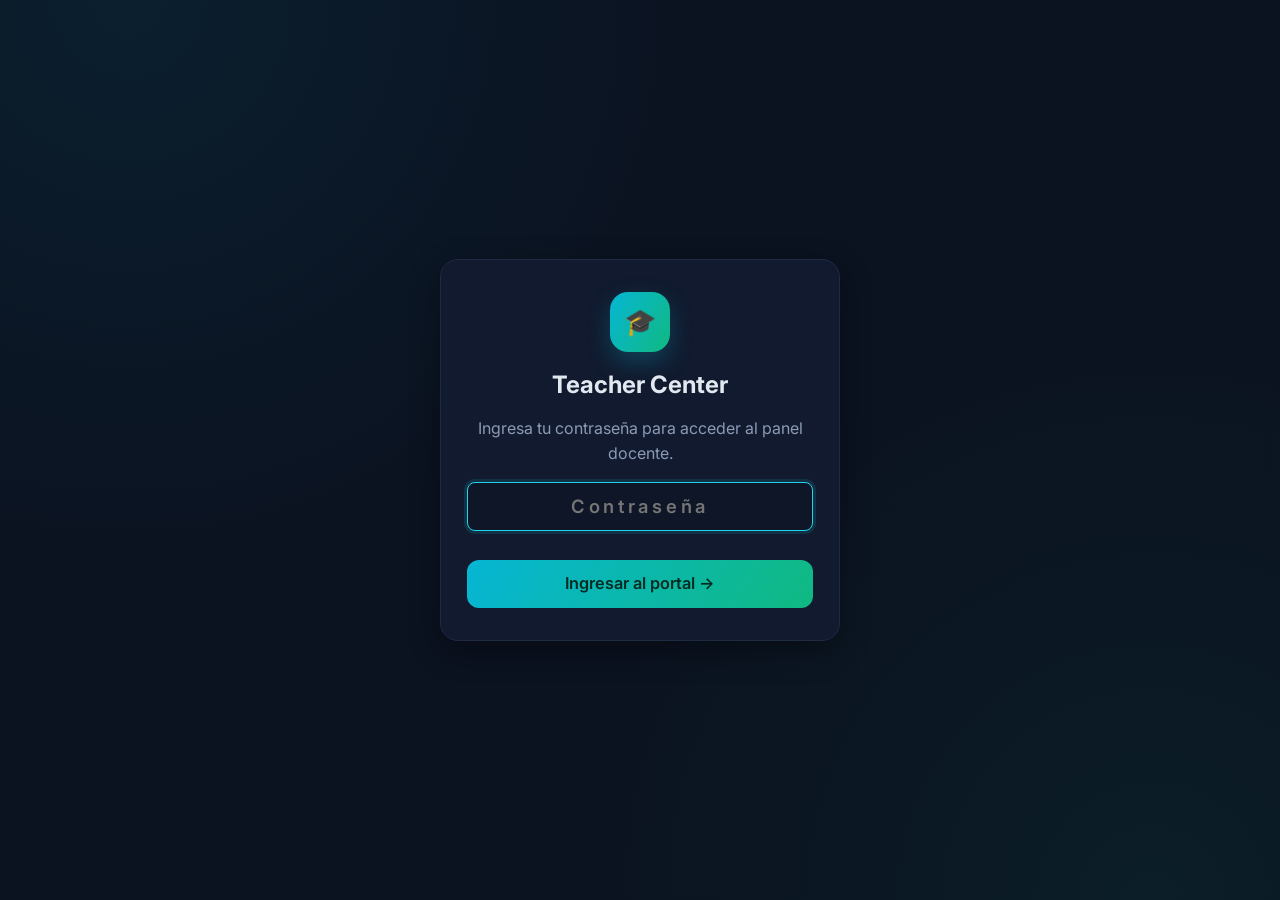
<file: index.html>
<!DOCTYPE html>
<html lang="es">
<head>
  <meta charset="UTF-8">
  <meta name="viewport" content="width=device-width, initial-scale=1.0">
  <title>Teacher Center</title>
  <meta name="robots" content="noindex">
  <link rel="stylesheet" href="src/theme/tokens.css">
  <link rel="stylesheet" href="src/theme/teacher.css">
</head>
<body class="theme-dark">
  <div id="app"></div>
  <noscript>Este panel necesita JavaScript.</noscript>
  <!-- Punto de entrada de la app docente -->
  <script type="module" src="src/apps/teacher.js"></script>
</body>
</html>
</file>
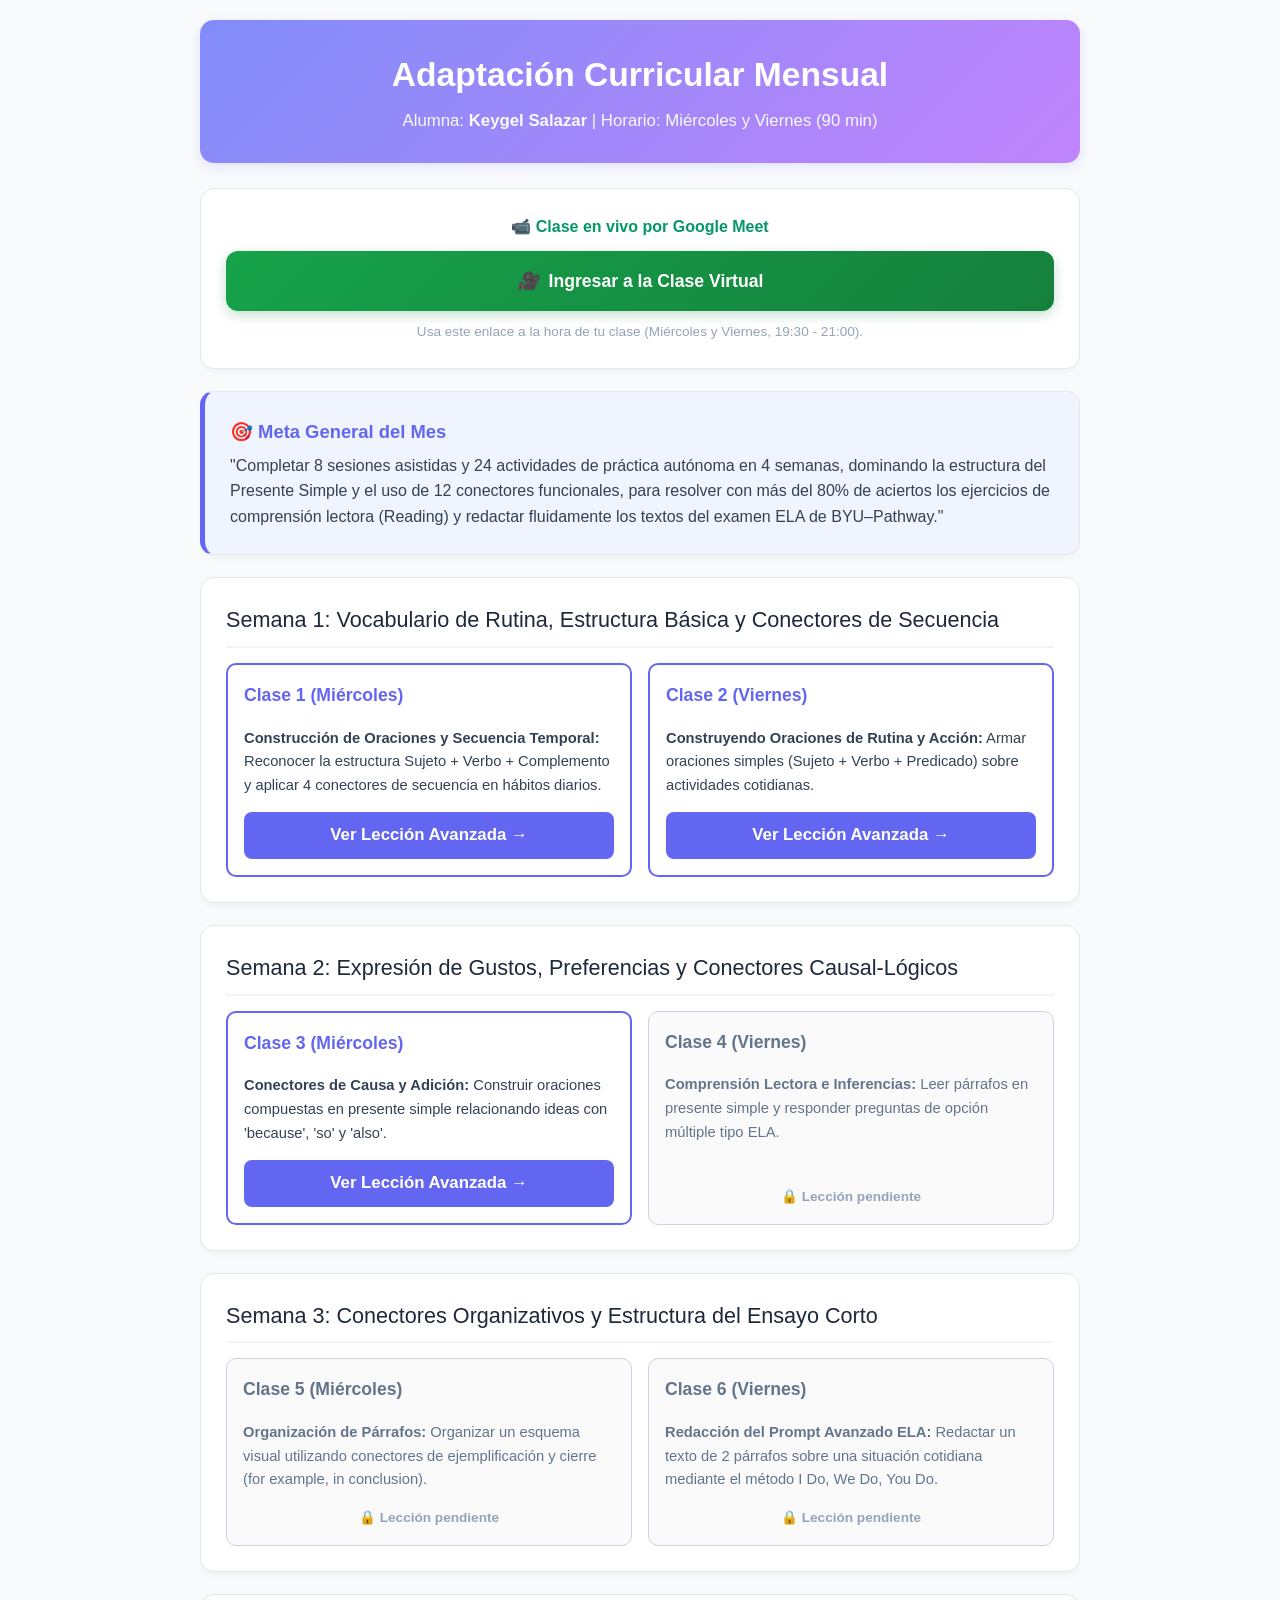
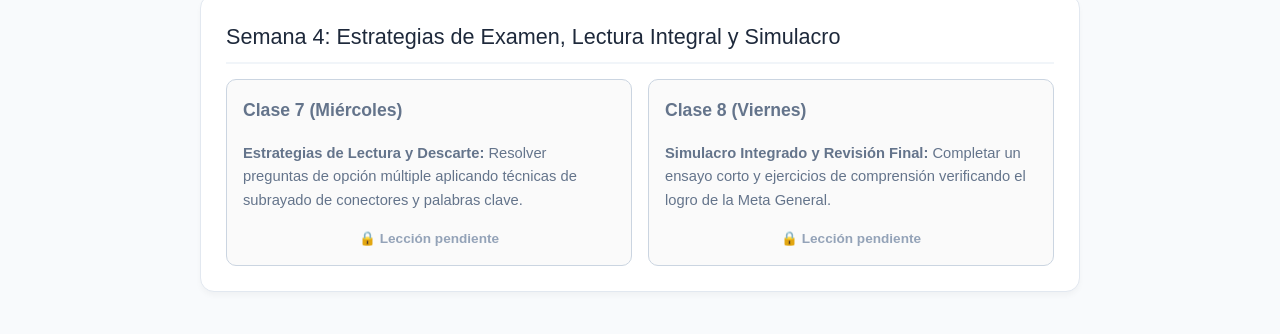
<file: KeygelSalazar/index.html>
<!DOCTYPE html>
<html lang="es">
<head>
    <meta charset="UTF-8">
    <meta name="viewport" content="width=device-width, initial-scale=1.0">
    <title>Adaptación Curricular Mensual - Keygel Salazar</title>
    <!-- Ruta relativa: funciona sin importar el dominio/subcarpeta donde se publique -->
    <link rel="stylesheet" href="../assets/course.css">
</head>
<body>

<div class="container">

    <!-- ENCABEZADO PRINCIPAL -->
    <header>
        <h1>Adaptación Curricular Mensual</h1>
        <div class="subtitle">Alumna: <strong>Keygel Salazar</strong> | Horario: Miércoles y Viernes (90 min)</div>
    </header>

    <!-- BOTÓN DE CLASE VIRTUAL -->
    <div class="card" style="text-align: center;">
        <div style="font-weight: bold; color: #059669; font-size: 1rem; margin-bottom: 12px;">
            📹 Clase en vivo por Google Meet
        </div>
        <a href="https://meet.google.com/mav-znqs-qss" target="_blank" rel="noopener noreferrer" class="meet-btn">
            <i>🎥</i>
            <span>Ingresar a la Clase Virtual</span>
        </a>
        <p style="margin: 10px 0 0 0; font-size: 0.85rem; color: #94a3b8;">
            Usa este enlace a la hora de tu clase (Miércoles y Viernes, 19:30 - 21:00).
        </p>
    </div>

    <!-- META GENERAL DEL MES -->
    <div class="card" style="border-left: 5px solid var(--primary); background: #f0f4fe;">
        <div style="font-weight: bold; color: var(--primary); font-size: 1.15rem; margin-bottom: 6px;">
            🎯 Meta General del Mes
        </div>
        <p style="margin: 0; font-size: 1rem; color: #334155;">
            "Completar 8 sesiones asistidas y 24 actividades de práctica autónoma en 4 semanas, dominando la estructura del Presente Simple y el uso de 12 conectores funcionales, para resolver con más del 80% de aciertos los ejercicios de comprensión lectora (Reading) y redactar fluidamente los textos del examen ELA de BYU–Pathway."
        </p>
    </div>

    <!-- SEMANA 1 -->
    <div class="card">
        <div class="section-title">
            <span>Semana 1: Vocabulario de Rutina, Estructura Básica y Conectores de Secuencia</span>
        </div>

        <div style="display: grid; grid-template-columns: repeat(auto-fit, minmax(280px, 1fr)); gap: 16px; margin-top: 15px;">

            <!-- Clase 1 (ACTIVA CON LINK) -->
            <div style="border: 2px solid var(--primary); border-radius: 10px; padding: 16px; background: #ffffff; display: flex; flex-direction: column; justify-content: space-between;">
                <div>
                    <h3 style="margin-top: 0; color: var(--primary); font-size: 1.1rem;">Clase 1 (Miércoles)</h3>
                    <p style="margin-bottom: 15px; font-size: 0.92rem; color: var(--text-color);">
                        <strong>Construcción de Oraciones y Secuencia Temporal:</strong> Reconocer la estructura Sujeto + Verbo + Complemento y aplicar 4 conectores de secuencia en hábitos diarios.
                    </p>
                </div>
                <a href="lessons/lesson1.html" class="word-btn" style="text-align: center; background: var(--primary); color: white; text-decoration: none; display: block; border: none;">
                    Ver Lección Avanzada →
                </a>
            </div>

            <!-- Clase 2 (ACTIVA CON LINK) -->
            <div style="border: 2px solid var(--primary); border-radius: 10px; padding: 16px; background: #ffffff; display: flex; flex-direction: column; justify-content: space-between;">
                <div>
                    <h3 style="margin-top: 0; color: var(--primary); font-size: 1.1rem;">Clase 2 (Viernes)</h3>
                    <p style="margin-bottom: 15px; font-size: 0.92rem; color: var(--text-color);">
                        <strong>Construyendo Oraciones de Rutina y Acción:</strong> Armar oraciones simples (Sujeto + Verbo + Predicado) sobre actividades cotidianas.
                    </p>
                </div>
                <a href="lessons/lesson2.html" class="word-btn" style="text-align: center; background: var(--primary); color: white; text-decoration: none; display: block; border: none;">
                    Ver Lección Avanzada →
                </a>
            </div>

        </div>
    </div>

    <!-- SEMANA 2 -->
    <div class="card">
        <div class="section-title">
            <span>Semana 2: Expresión de Gustos, Preferencias y Conectores Causal-Lógicos</span>
        </div>

        <div style="display: grid; grid-template-columns: repeat(auto-fit, minmax(280px, 1fr)); gap: 16px; margin-top: 15px;">

            <!-- Clase 3 (ACTIVA CON LINK) -->
            <div style="border: 2px solid var(--primary); border-radius: 10px; padding: 16px; background: #ffffff; display: flex; flex-direction: column; justify-content: space-between;">
                <div>
                    <h3 style="margin-top: 0; color: var(--primary); font-size: 1.1rem;">Clase 3 (Miércoles)</h3>
                    <p style="margin-bottom: 15px; font-size: 0.92rem; color: var(--text-color);">
                        <strong>Conectores de Causa y Adición:</strong> Construir oraciones compuestas en presente simple relacionando ideas con 'because', 'so' y 'also'.
                    </p>
                </div>
                <a href="lessons/lesson3.html" class="word-btn" style="text-align: center; background: var(--primary); color: white; text-decoration: none; display: block; border: none;">
                    Ver Lección Avanzada →
                </a>
            </div>

            <!-- Clase 4 (TEXTO NORMAL) -->
            <div style="border: 1px solid #cbd5e1; border-radius: 10px; padding: 16px; background: #fafafa; display: flex; flex-direction: column; justify-content: space-between;">
                <div>
                    <h3 style="margin-top: 0; color: #64748b; font-size: 1.1rem;">Clase 4 (Viernes)</h3>
                    <p style="margin-bottom: 15px; font-size: 0.92rem; color: #64748b;">
                        <strong>Comprensión Lectora e Inferencias:</strong> Leer párrafos en presente simple y responder preguntas de opción múltiple tipo ELA.
                    </p>
                </div>
                <span style="font-size: 0.85rem; color: #94a3b8; font-weight: bold; text-align: center;">🔒 Lección pendiente</span>
            </div>

        </div>
    </div>

    <!-- SEMANA 3 -->
    <div class="card">
        <div class="section-title">
            <span>Semana 3: Conectores Organizativos y Estructura del Ensayo Corto</span>
        </div>

        <div style="display: grid; grid-template-columns: repeat(auto-fit, minmax(280px, 1fr)); gap: 16px; margin-top: 15px;">

            <!-- Clase 5 (TEXTO NORMAL) -->
            <div style="border: 1px solid #cbd5e1; border-radius: 10px; padding: 16px; background: #fafafa; display: flex; flex-direction: column; justify-content: space-between;">
                <div>
                    <h3 style="margin-top: 0; color: #64748b; font-size: 1.1rem;">Clase 5 (Miércoles)</h3>
                    <p style="margin-bottom: 15px; font-size: 0.92rem; color: #64748b;">
                        <strong>Organización de Párrafos:</strong> Organizar un esquema visual utilizando conectores de ejemplificación y cierre (for example, in conclusion).
                    </p>
                </div>
                <span style="font-size: 0.85rem; color: #94a3b8; font-weight: bold; text-align: center;">🔒 Lección pendiente</span>
            </div>

            <!-- Clase 6 (TEXTO NORMAL) -->
            <div style="border: 1px solid #cbd5e1; border-radius: 10px; padding: 16px; background: #fafafa; display: flex; flex-direction: column; justify-content: space-between;">
                <div>
                    <h3 style="margin-top: 0; color: #64748b; font-size: 1.1rem;">Clase 6 (Viernes)</h3>
                    <p style="margin-bottom: 15px; font-size: 0.92rem; color: #64748b;">
                        <strong>Redacción del Prompt Avanzado ELA:</strong> Redactar un texto de 2 párrafos sobre una situación cotidiana mediante el método I Do, We Do, You Do.
                    </p>
                </div>
                <span style="font-size: 0.85rem; color: #94a3b8; font-weight: bold; text-align: center;">🔒 Lección pendiente</span>
            </div>

        </div>
    </div>

    <!-- SEMANA 4 -->
    <div class="card">
        <div class="section-title">
            <span>Semana 4: Estrategias de Examen, Lectura Integral y Simulacro</span>
        </div>

        <div style="display: grid; grid-template-columns: repeat(auto-fit, minmax(280px, 1fr)); gap: 16px; margin-top: 15px;">

            <!-- Clase 7 (TEXTO NORMAL) -->
            <div style="border: 1px solid #cbd5e1; border-radius: 10px; padding: 16px; background: #fafafa; display: flex; flex-direction: column; justify-content: space-between;">
                <div>
                    <h3 style="margin-top: 0; color: #64748b; font-size: 1.1rem;">Clase 7 (Miércoles)</h3>
                    <p style="margin-bottom: 15px; font-size: 0.92rem; color: #64748b;">
                        <strong>Estrategias de Lectura y Descarte:</strong> Resolver preguntas de opción múltiple aplicando técnicas de subrayado de conectores y palabras clave.
                    </p>
                </div>
                <span style="font-size: 0.85rem; color: #94a3b8; font-weight: bold; text-align: center;">🔒 Lección pendiente</span>
            </div>

            <!-- Clase 8 (TEXTO NORMAL) -->
            <div style="border: 1px solid #cbd5e1; border-radius: 10px; padding: 16px; background: #fafafa; display: flex; flex-direction: column; justify-content: space-between;">
                <div>
                    <h3 style="margin-top: 0; color: #64748b; font-size: 1.1rem;">Clase 8 (Viernes)</h3>
                    <p style="margin-bottom: 15px; font-size: 0.92rem; color: #64748b;">
                        <strong>Simulacro Integrado y Revisión Final:</strong> Completar un ensayo corto y ejercicios de comprensión verificando el logro de la Meta General.
                    </p>
                </div>
                <span style="font-size: 0.85rem; color: #94a3b8; font-weight: bold; text-align: center;">🔒 Lección pendiente</span>
            </div>

        </div>
    </div>

</div>

</body>
</html>
</file>
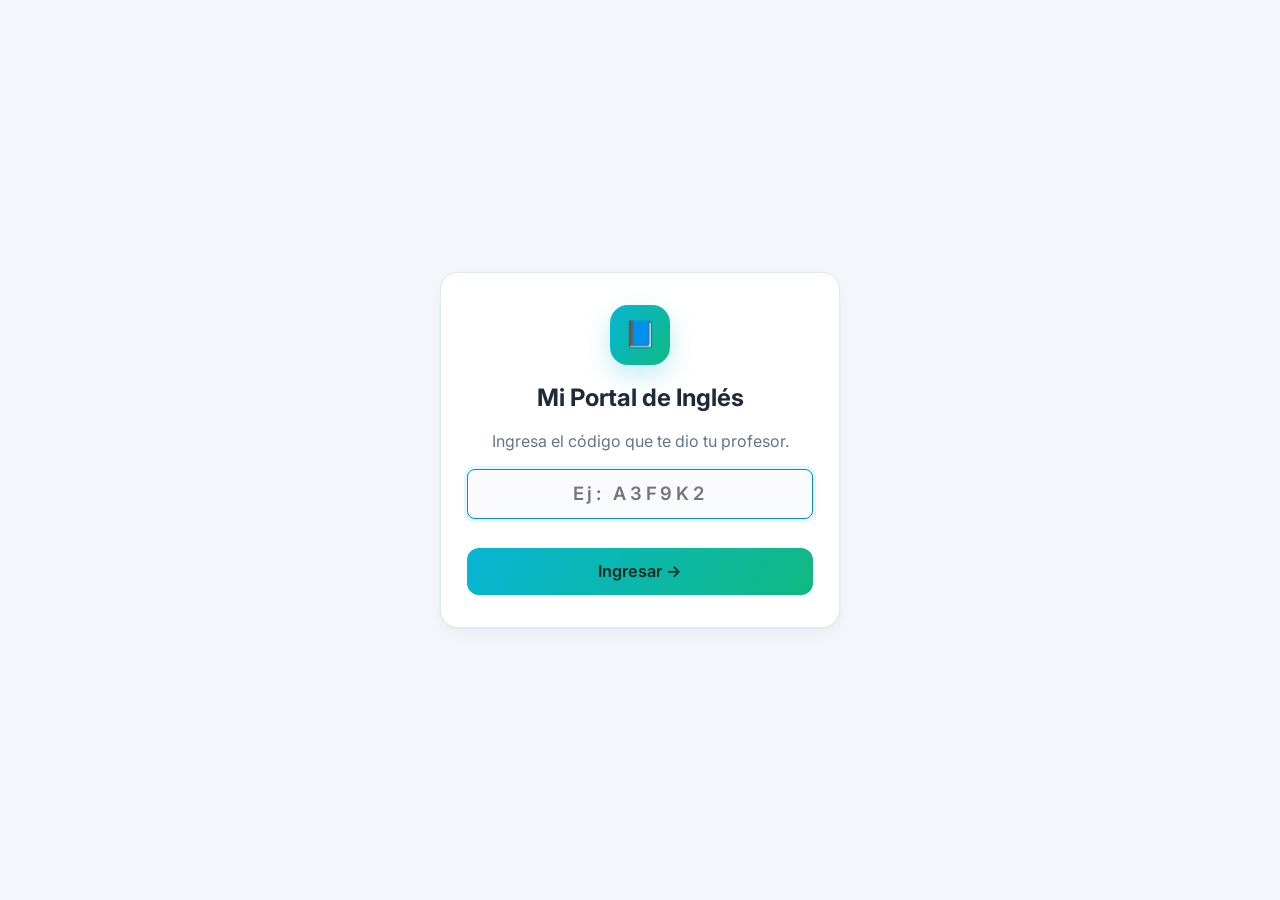
<file: student/index.html>
<!DOCTYPE html>
<html lang="es">
<head>
  <meta charset="UTF-8">
  <meta name="viewport" content="width=device-width, initial-scale=1.0">
  <title>Mi Portal de Inglés</title>
  <meta name="robots" content="noindex">
  <link rel="stylesheet" href="../src/theme/tokens.css">
  <link rel="stylesheet" href="../src/theme/student.css">
  <link rel="stylesheet" href="../src/theme/lesson.css">
</head>
<body class="theme-light">
  <div id="app"></div>
  <noscript>Este portal necesita JavaScript.</noscript>
  <!-- Punto de entrada de la app del estudiante -->
  <script type="module" src="../src/apps/student.js"></script>
</body>
</html>
</file>
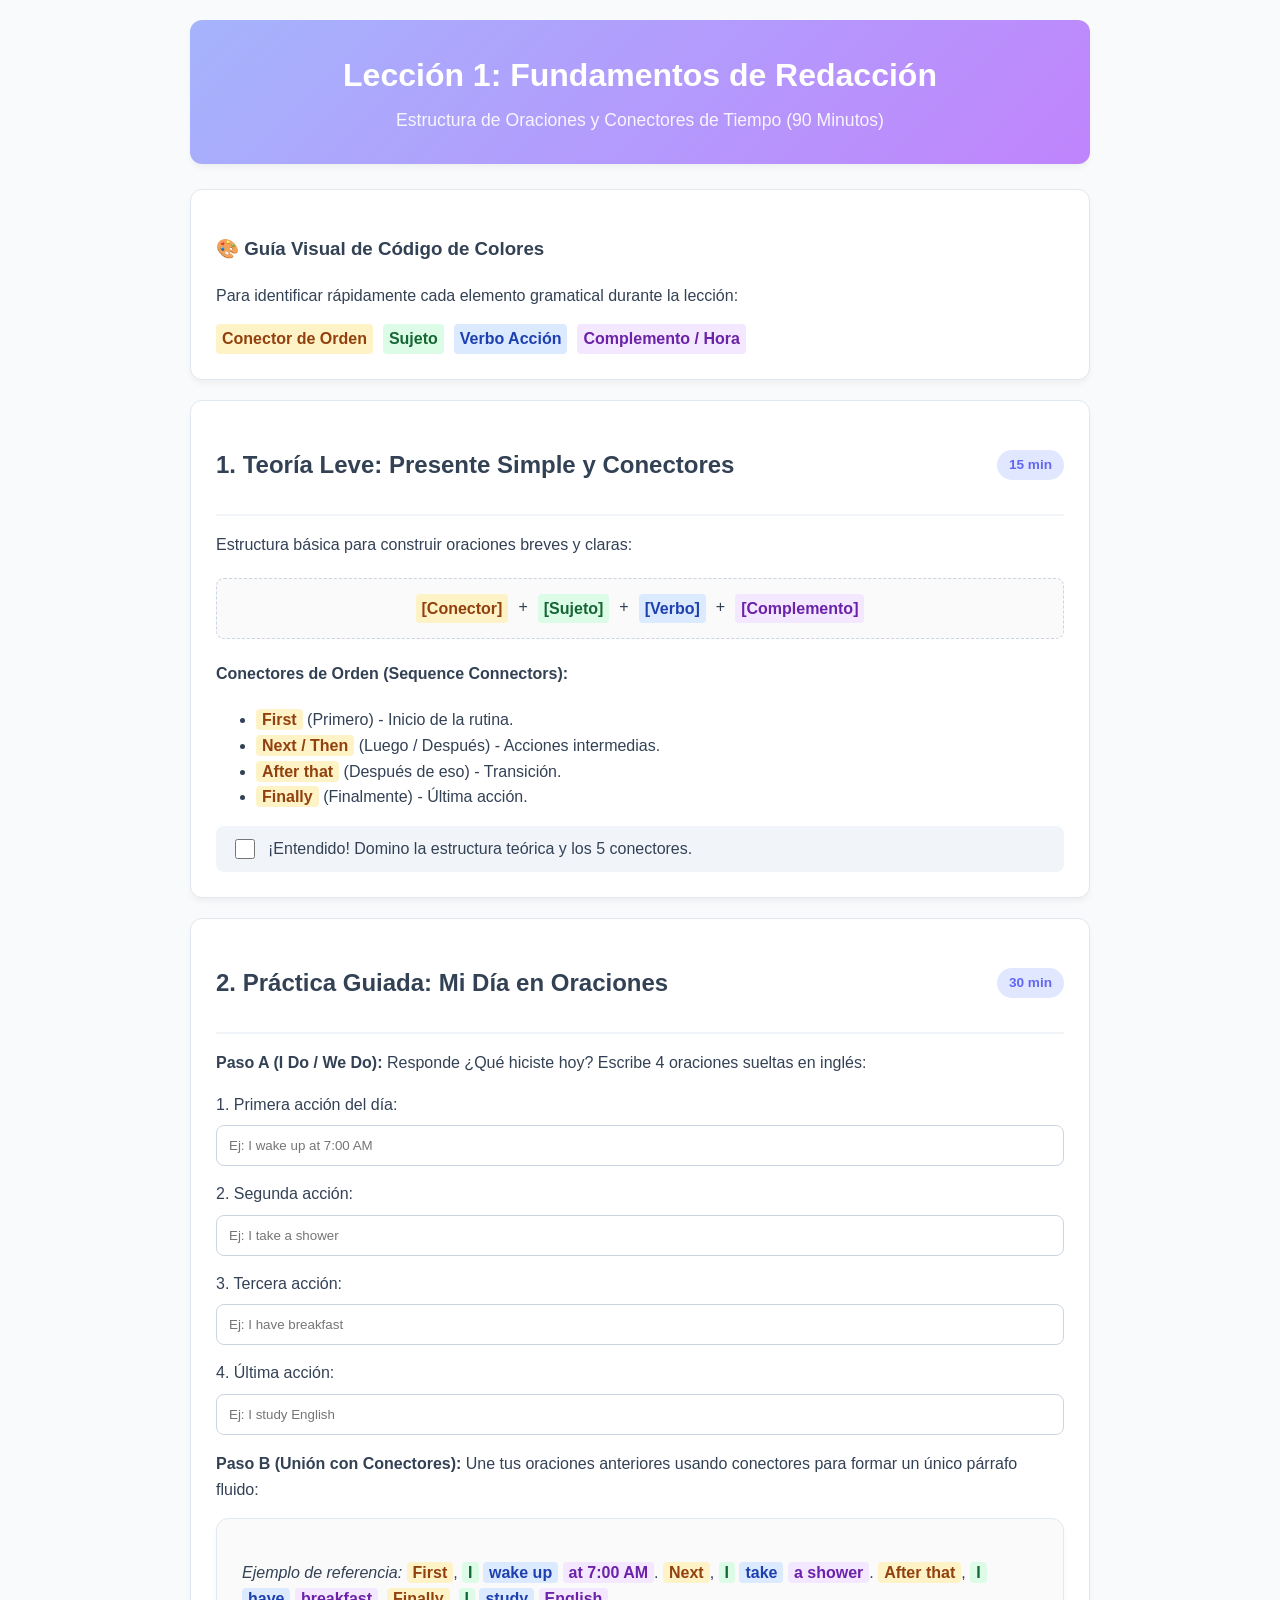
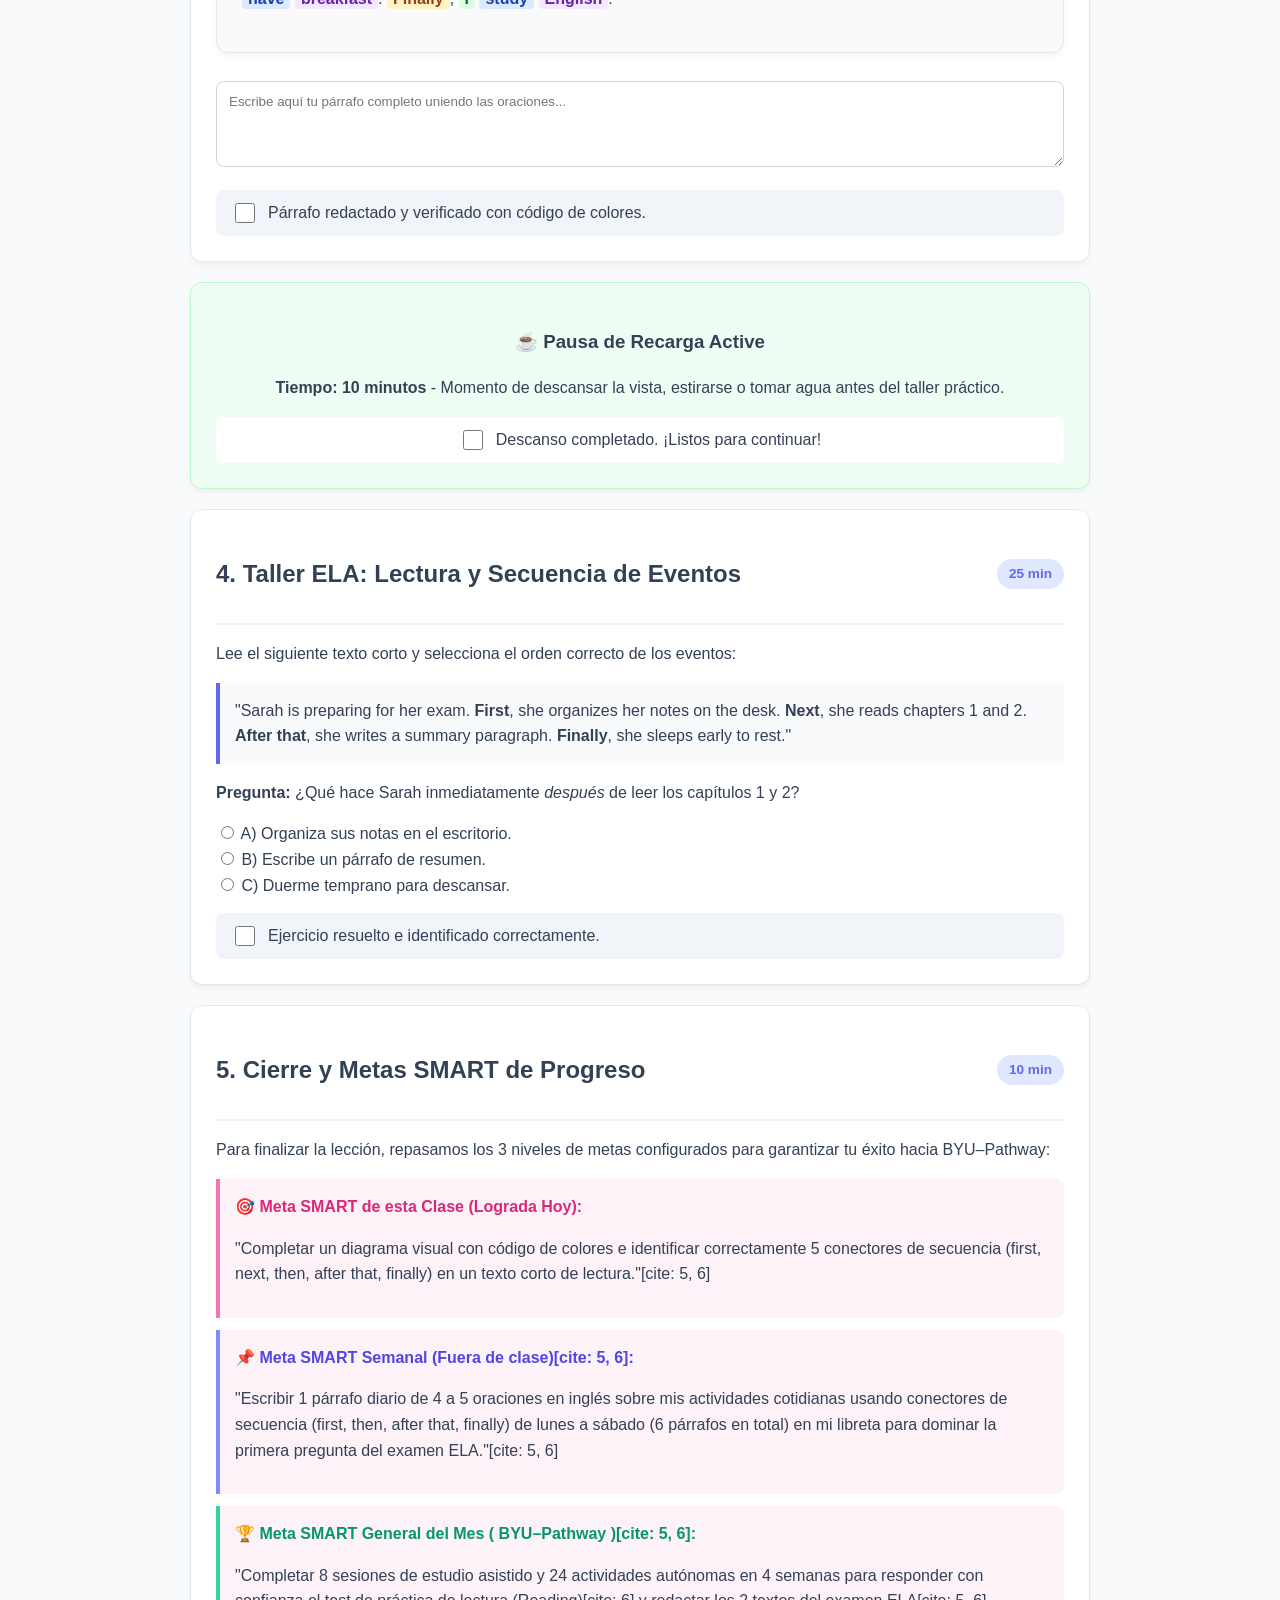
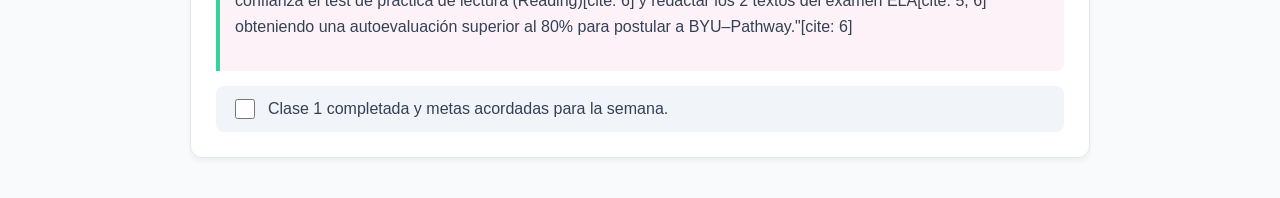
<file: main.html>
<!DOCTYPE html>
<html lang="es">
<head>
    <meta charset="UTF-8">
    <meta name="viewport" content="width=device-width, initial-scale=1.0">
    <title>Lección 1: Fundamentos de Redacción y Conectores de Tiempo</title>
    <style>
        :root {
            --bg-color: #f8fafc;
            --card-bg: #ffffff;
            --text-color: #334155;
            --primary: #6366f1;
            --primary-light: #e0e7ff;
            --subject-color: #dcfce7; /* Verde claro */
            --subject-text: #166534;
            --verb-color: #dbeafe; /* Azul claro */
            --verb-text: #1e40af;
            --connector-color: #fef3c7; /* Amarillo/Naranja claro */
            --connector-text: #92400e;
            --complement-color: #f3e8ff; /* Púrpura claro */
            --complement-text: #6b21a8;
            --border-radius: 12px;
        }

        body {
            font-family: 'Segoe UI', Tahoma, Geneva, Verdana, sans-serif;
            background-color: var(--bg-color);
            color: var(--text-color);
            line-height: 1.6;
            margin: 0;
            padding: 20px;
        }

        .container {
            max-width: 900px;
            margin: 0 auto;
        }

        header {
            background: linear-gradient(135deg, #a5b4fc, #c084fc);
            color: white;
            padding: 30px;
            border-radius: var(--border-radius);
            text-align: center;
            margin-bottom: 25px;
            box-shadow: 0 4px 6px -1px rgba(0,0,0,0.05);
        }

        h1 { margin: 0; font-size: 2rem; }
        .subtitle { font-size: 1.1rem; opacity: 0.9; margin-top: 5px; }

        .card {
            background: var(--card-bg);
            border-radius: var(--border-radius);
            padding: 25px;
            margin-bottom: 20px;
            box-shadow: 0 4px 6px -1px rgba(0, 0, 0, 0.05);
            border: 1px solid #e2e8f0;
        }

        .section-header {
            display: flex;
            align-items: center;
            justify-content: space-between;
            border-bottom: 2px solid #f1f5f9;
            padding-bottom: 10px;
            margin-bottom: 15px;
        }

        .tag {
            background-color: var(--primary-light);
            color: var(--primary);
            padding: 4px 12px;
            border-radius: 20px;
            font-weight: bold;
            font-size: 0.85rem;
        }

        /* Checkbox interactivo */
        .checkbox-container {
            display: flex;
            align-items: center;
            gap: 10px;
            font-size: 1rem;
            cursor: pointer;
            user-select: none;
            background: #f1f5f9;
            padding: 10px 15px;
            border-radius: 8px;
            margin-top: 15px;
        }

        .checkbox-container input {
            width: 20px;
            height: 20px;
            cursor: pointer;
        }

        /* Resaltadores visuales por código de color */
        .hl-subject { background-color: var(--subject-color); color: var(--subject-text); padding: 2px 6px; border-radius: 4px; font-weight: 600; }
        .hl-verb { background-color: var(--verb-color); color: var(--verb-text); padding: 2px 6px; border-radius: 4px; font-weight: 600; }
        .hl-connector { background-color: var(--connector-color); color: var(--connector-text); padding: 2px 6px; border-radius: 4px; font-weight: 600; }
        .hl-complement { background-color: var(--complement-color); color: var(--complement-text); padding: 2px 6px; border-radius: 4px; font-weight: 600; }

        /* Estructura gramatical visual */
        .formula-box {
            display: flex;
            gap: 10px;
            justify-content: center;
            flex-wrap: wrap;
            margin: 20px 0;
            background: #fafafa;
            padding: 15px;
            border-radius: 8px;
            border: 1px dashed #cbd5e1;
        }

        textarea, input[type="text"] {
            width: 100%;
            padding: 12px;
            border: 1px solid #cbd5e1;
            border-radius: 8px;
            box-sizing: border-box;
            font-family: inherit;
            margin-top: 8px;
        }

        .pause-card {
            background: #f0fdf4;
            border-color: #bbf7d0;
            text-align: center;
        }

        .meta-box {
            background: #fdf2f8;
            border-left: 4px solid #f472b6;
            padding: 15px;
            margin-bottom: 12px;
            border-radius: 0 8px 8px 0;
        }

        .meta-title { font-weight: bold; color: #db2777; margin-bottom: 5px; }
    </style>
</head>
<body>

<div class="container">

    <!-- ENCABEZADO -->
    <header>
        <h1>Lección 1: Fundamentos de Redacción</h1>
        <div class="subtitle">Estructura de Oraciones y Conectores de Tiempo (90 Minutos)</div>
    </header>

    <!-- LEYENDA CÓDIGO DE COLORES -->
    <div class="card">
        <h3>🎨 Guía Visual de Código de Colores</h3>
        <p>Para identificar rápidamente cada elemento gramatical durante la lección:</p>
        <div style="display: flex; gap: 10px; flex-wrap: wrap;">
            <span class="hl-connector">Conector de Orden</span>
            <span class="hl-subject">Sujeto</span>
            <span class="hl-verb">Verbo Acción</span>
            <span class="hl-complement">Complemento / Hora</span>
        </div>
    </div>

    <!-- SECCIÓN 1: TEORÍA -->
    <div class="card">
        <div class="section-header">
            <h2>1. Teoría Leve: Presente Simple y Conectores</h2>
            <span class="tag">15 min</span>
        </div>
        <p>Estructura básica para construir oraciones breves y claras:</p>
        
        <div class="formula-box">
            <span class="hl-connector">[Conector]</span> + 
            <span class="hl-subject">[Sujeto]</span> + 
            <span class="hl-verb">[Verbo]</span> + 
            <span class="hl-complement">[Complemento]</span>
        </div>

        <h4>Conectores de Orden (Sequence Connectors):</h4>
        <ul>
            <li><span class="hl-connector">First</span> (Primero) - Inicio de la rutina.</li>
            <li><span class="hl-connector">Next / Then</span> (Luego / Después) - Acciones intermedias.</li>
            <li><span class="hl-connector">After that</span> (Después de eso) - Transición.</li>
            <li><span class="hl-connector">Finally</span> (Finalmente) - Última acción.</li>
        </ul>

        <label class="checkbox-container">
            <input type="checkbox">
            <span>¡Entendido! Domino la estructura teórica y los 5 conectores.</span>
        </label>
    </div>

    <!-- SECCIÓN 2: PRÁCTICA GUIADA -->
    <div class="card">
        <div class="section-header">
            <h2>2. Práctica Guiada: Mi Día en Oraciones</h2>
            <span class="tag">30 min</span>
        </div>
        
        <p><strong>Paso A (I Do / We Do):</strong> Responde ¿Qué hiciste hoy? Escribe 4 oraciones sueltas en inglés:</p>
        
        <div style="margin-bottom: 15px;">
            <label>1. Primera acción del día:</label>
            <input type="text" placeholder="Ej: I wake up at 7:00 AM">
        </div>
        <div style="margin-bottom: 15px;">
            <label>2. Segunda acción:</label>
            <input type="text" placeholder="Ej: I take a shower">
        </div>
        <div style="margin-bottom: 15px;">
            <label>3. Tercera acción:</label>
            <input type="text" placeholder="Ej: I have breakfast">
        </div>
        <div style="margin-bottom: 15px;">
            <label>4. Última acción:</label>
            <input type="text" placeholder="Ej: I study English">
        </div>

        <p><strong>Paso B (Unión con Conectores):</strong> Une tus oraciones anteriores usando conectores para formar un único párrafo fluido:</p>
        <div class="card" style="background: #fafafa;">
            <p><em>Ejemplo de referencia:</em> <span class="hl-connector">First</span>, <span class="hl-subject">I</span> <span class="hl-verb">wake up</span> <span class="hl-complement">at 7:00 AM</span>. <span class="hl-connector">Next</span>, <span class="hl-subject">I</span> <span class="hl-verb">take</span> <span class="hl-complement">a shower</span>. <span class="hl-connector">After that</span>, <span class="hl-subject">I</span> <span class="hl-verb">have</span> <span class="hl-complement">breakfast</span>. <span class="hl-connector">Finally</span>, <span class="hl-subject">I</span> <span class="hl-verb">study</span> <span class="hl-complement">English</span>.</p>
        </div>
        
        <textarea rows="4" placeholder="Escribe aquí tu párrafo completo uniendo las oraciones..."></textarea>

        <label class="checkbox-container">
            <input type="checkbox">
            <span>Párrafo redactado y verificado con código de colores.</span>
        </label>
    </div>

    <!-- SECCIÓN 3: PAUSA Y DESCANSO -->
    <div class="card pause-card">
        <h3>☕ Pausa de Recarga Active</h3>
        <p><strong>Tiempo: 10 minutos</strong> - Momento de descansar la vista, estirarse o tomar agua antes del taller práctico.</p>
        <label class="checkbox-container" style="justify-content: center; background: white;">
            <input type="checkbox">
            <span>Descanso completado. ¡Listos para continuar!</span>
        </label>
    </div>

    <!-- SECCIÓN 4: TALLER ELA -->
    <div class="card">
        <div class="section-header">
            <h2>4. Taller ELA: Lectura y Secuencia de Eventos</h2>
            <span class="tag">25 min</span>
        </div>
        <p>Lee el siguiente texto corto y selecciona el orden correcto de los eventos:</p>
        
        <blockquote style="background: #f8fafc; padding: 15px; border-left: 4px solid var(--primary); margin: 15px 0;">
            "Sarah is preparing for her exam. <strong>First</strong>, she organizes her notes on the desk. <strong>Next</strong>, she reads chapters 1 and 2. <strong>After that</strong>, she writes a summary paragraph. <strong>Finally</strong>, she sleeps early to rest."
        </blockquote>

        <p><strong>Pregunta:</strong> ¿Qué hace Sarah inmediatamente <em>después</em> de leer los capítulos 1 y 2?</p>
        <div>
            <label><input type="radio" name="q1"> A) Organiza sus notas en el escritorio.</label><br>
            <label><input type="radio" name="q1"> B) Escribe un párrafo de resumen.</label><br>
            <label><input type="radio" name="q1"> C) Duerme temprano para descansar.</label>
        </div>

        <label class="checkbox-container">
            <input type="checkbox">
            <span>Ejercicio resuelto e identificado correctamente.</span>
        </label>
    </div>

    <!-- SECCIÓN 5: CIERRE Y METAS SMART (REVISIÓN FINAL) -->
    <div class="card">
        <div class="section-header">
            <h2>5. Cierre y Metas SMART de Progreso</h2>
            <span class="tag">10 min</span>
        </div>
        <p>Para finalizar la lección, repasamos los 3 niveles de metas configurados para garantizar tu éxito hacia BYU–Pathway:</p>

        <!-- Meta Diaria de esta Clase -->
        <div class="meta-box">
            <div class="meta-title">🎯 Meta SMART de esta Clase (Lograda Hoy):</div>
            <p>"Completar un diagrama visual con código de colores e identificar correctamente 5 conectores de secuencia (first, next, then, after that, finally) en un texto corto de lectura."[cite: 5, 6]</p>
        </div>

        <!-- Meta Semanal / Trabajo Autónomo -->
        <div class="meta-box" style="border-left-color: #818cf8;">
            <div class="meta-title" style="color: #4f46e5;">📌 Meta SMART Semanal (Fuera de clase)[cite: 5, 6]:</div>
            <p>"Escribir 1 párrafo diario de 4 a 5 oraciones en inglés sobre mis actividades cotidianas usando conectores de secuencia (first, then, after that, finally) de lunes a sábado (6 párrafos en total) en mi libreta para dominar la primera pregunta del examen ELA."[cite: 5, 6]</p>
        </div>

        <!-- Meta del Mes / General -->
        <div class="meta-box" style="border-left-color: #34d399;">
            <div class="meta-title" style="color: #059669;">🏆 Meta SMART General del Mes ( BYU–Pathway )[cite: 5, 6]:</div>
            <p>"Completar 8 sesiones de estudio asistido y 24 actividades autónomas en 4 semanas para responder con confianza el test de práctica de lectura (Reading)[cite: 6] y redactar los 2 textos del examen ELA[cite: 5, 6] obteniendo una autoevaluación superior al 80% para postular a BYU–Pathway."[cite: 6]</p>
        </div>

        <label class="checkbox-container">
            <input type="checkbox">
            <span>Clase 1 completada y metas acordadas para la semana.</span>
        </label>
    </div>

</div>

</body>
</html>
</file>
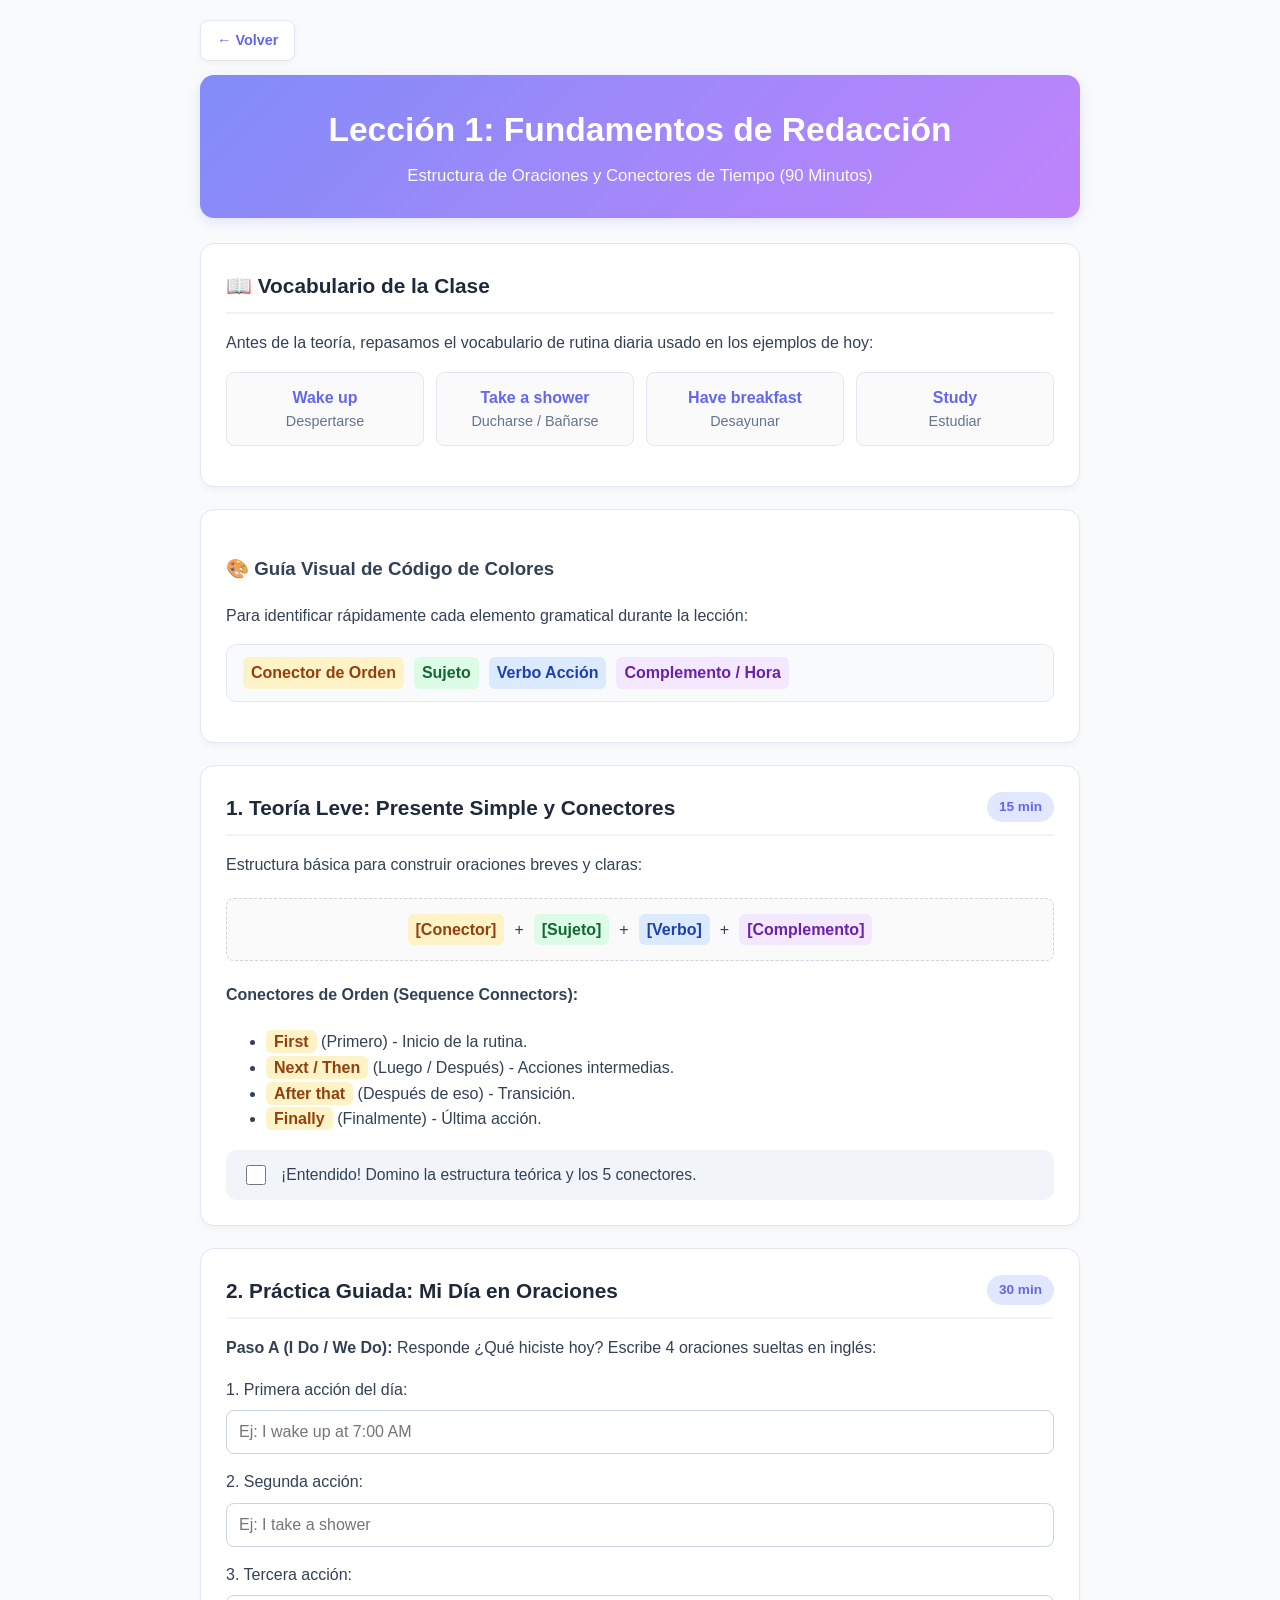
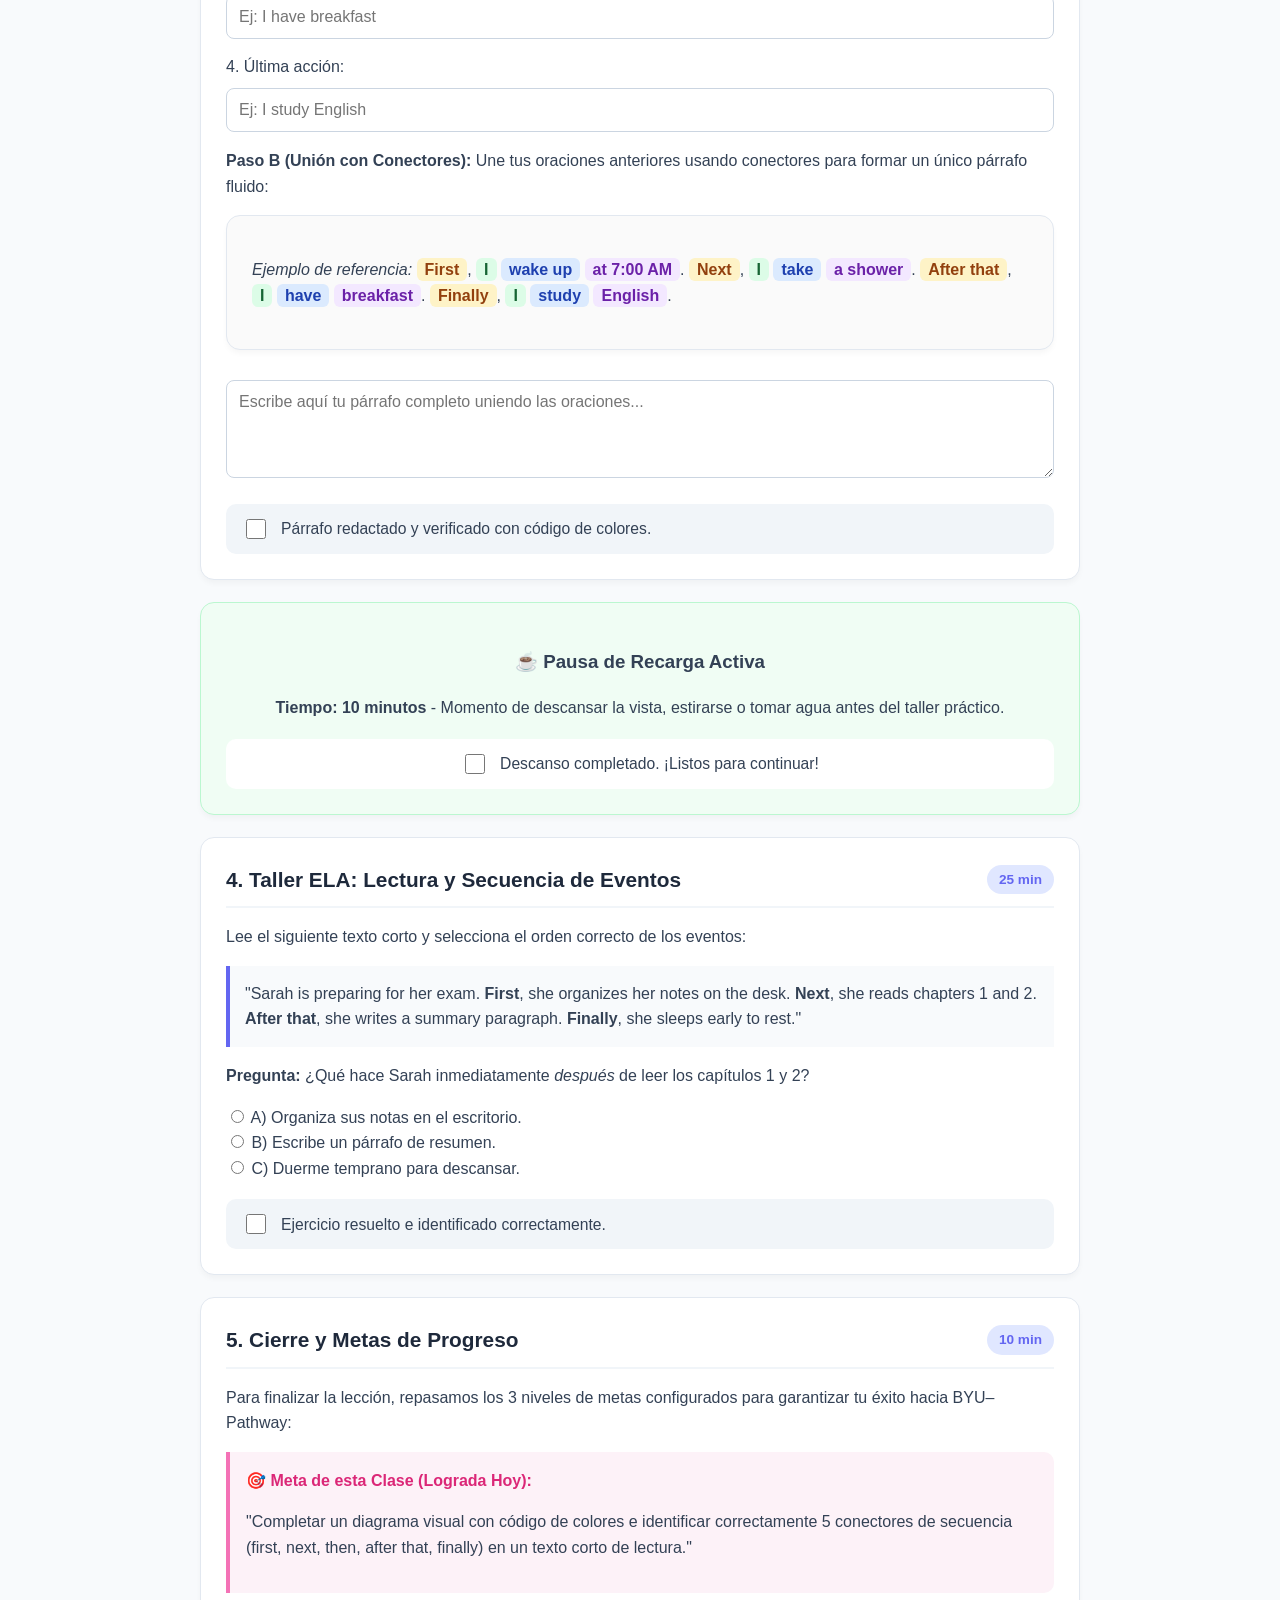
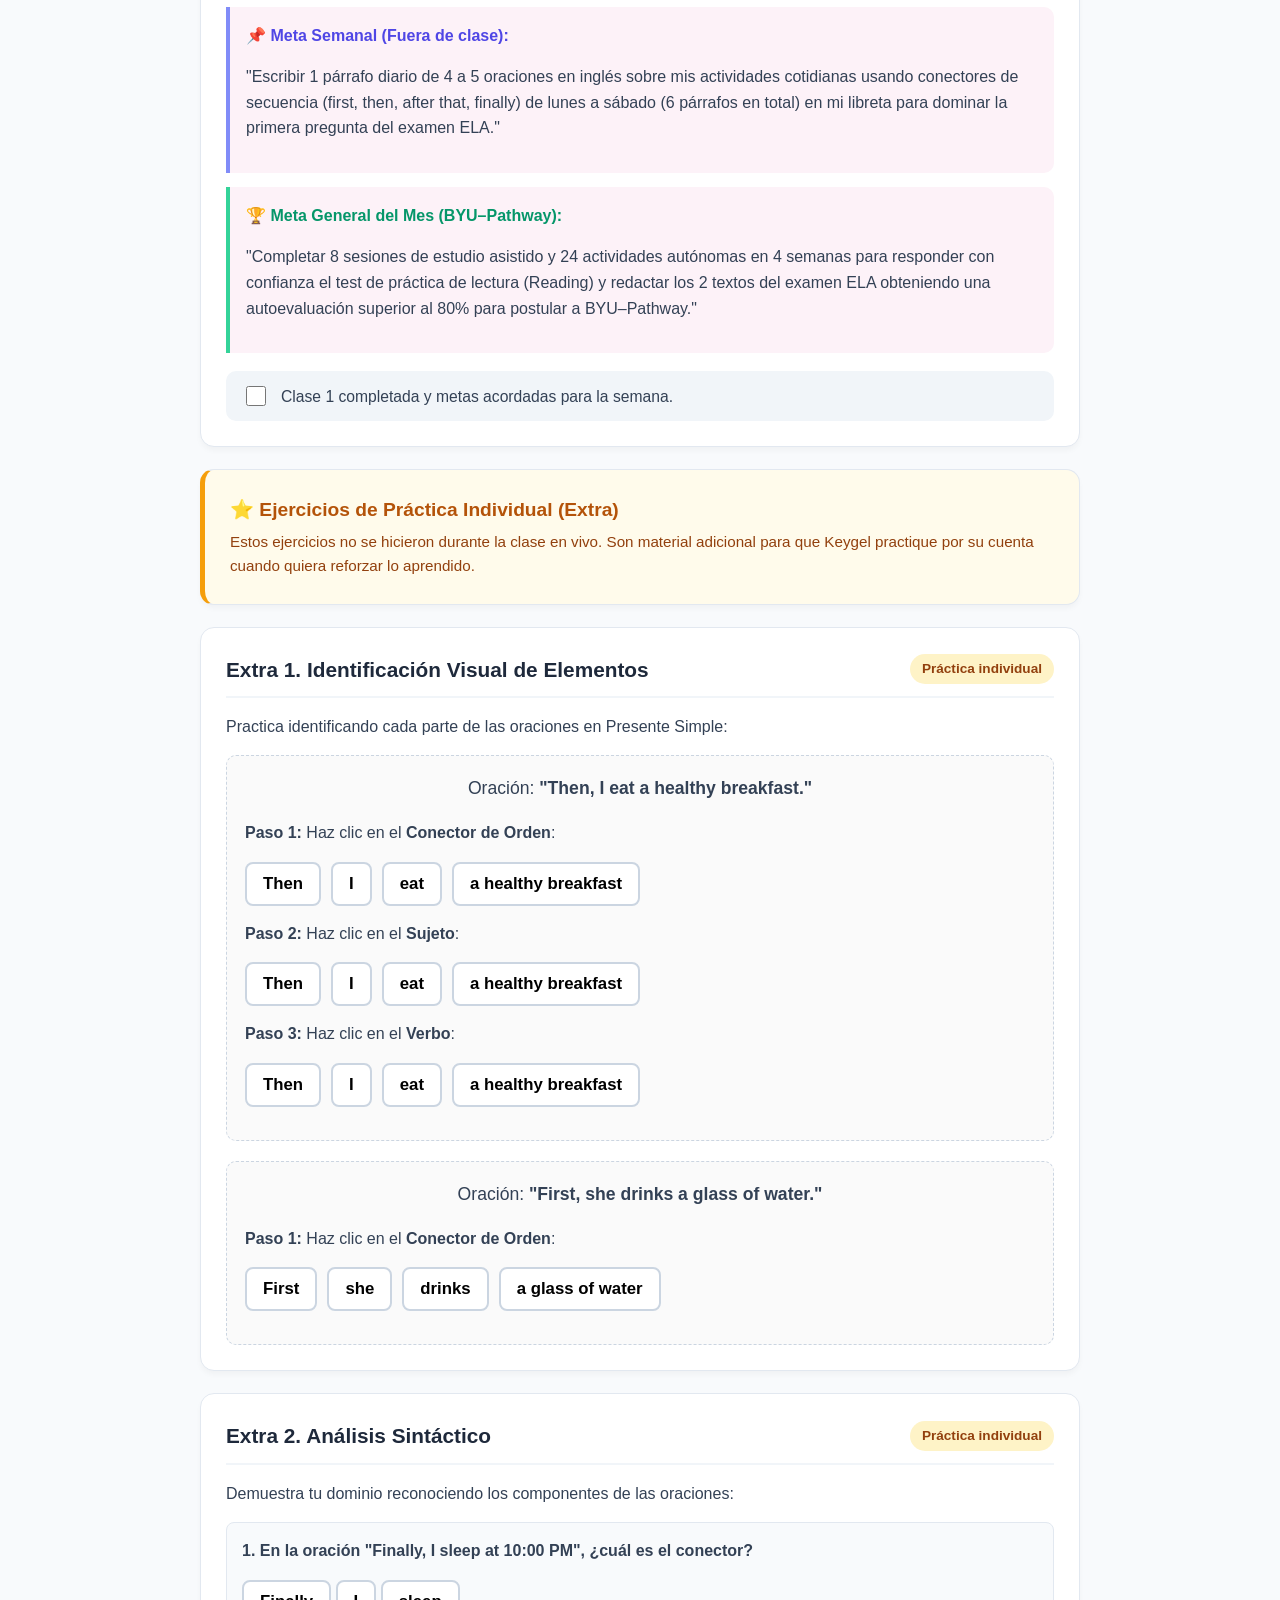
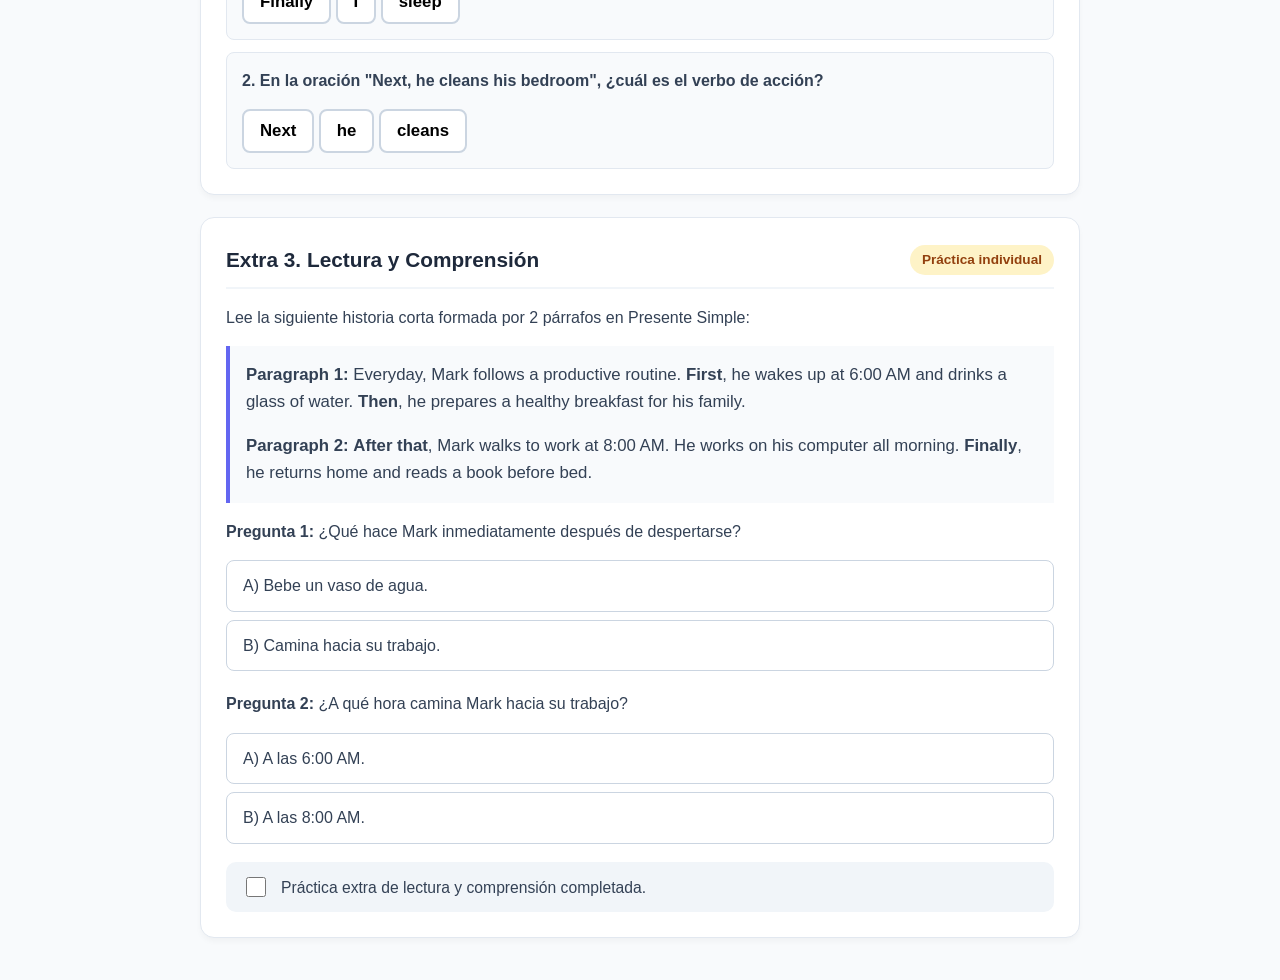
<file: KeygelSalazar/lessons/lesson1.html>
<!DOCTYPE html>
<html lang="es">
<head>
    <meta charset="UTF-8">
    <meta name="viewport" content="width=device-width, initial-scale=1.0">
    <title>Lección 1: Fundamentos de Redacción y Conectores de Tiempo</title>
    <link rel="stylesheet" href="../../assets/course.css">
</head>
<body>

<div class="container">

    <!-- BARRA SUPERIOR: botón Volver, ya NO se sobrepone al título -->
    <div class="lesson-topbar">
        <a href="../index.html" class="btn-back">← Volver</a>
    </div>

    <!-- ENCABEZADO -->
    <header>
        <h1>Lección 1: Fundamentos de Redacción</h1>
        <div class="subtitle">Estructura de Oraciones y Conectores de Tiempo (90 Minutos)</div>
    </header>

    <!-- VOCABULARIO INTRODUCTORIO -->
    <div class="card">
        <div class="section-header">
            <h2>📖 Vocabulario de la Clase</h2>
        </div>
        <p>Antes de la teoría, repasamos el vocabulario de rutina diaria usado en los ejemplos de hoy:</p>
        <div style="display: grid; grid-template-columns: repeat(auto-fit, minmax(160px, 1fr)); gap: 12px; margin: 15px 0;">
            <div style="background: #fafafa; border: 1px solid #e2e8f0; border-radius: 8px; padding: 12px; text-align: center;">
                <strong style="color: var(--primary);">Wake up</strong>
                <div style="font-size: 0.9rem; color: #64748b;">Despertarse</div>
            </div>
            <div style="background: #fafafa; border: 1px solid #e2e8f0; border-radius: 8px; padding: 12px; text-align: center;">
                <strong style="color: var(--primary);">Take a shower</strong>
                <div style="font-size: 0.9rem; color: #64748b;">Ducharse / Bañarse</div>
            </div>
            <div style="background: #fafafa; border: 1px solid #e2e8f0; border-radius: 8px; padding: 12px; text-align: center;">
                <strong style="color: var(--primary);">Have breakfast</strong>
                <div style="font-size: 0.9rem; color: #64748b;">Desayunar</div>
            </div>
            <div style="background: #fafafa; border: 1px solid #e2e8f0; border-radius: 8px; padding: 12px; text-align: center;">
                <strong style="color: var(--primary);">Study</strong>
                <div style="font-size: 0.9rem; color: #64748b;">Estudiar</div>
            </div>
        </div>
    </div>

    <!-- LEYENDA CÓDIGO DE COLORES -->
    <div class="card">
        <h3>🎨 Guía Visual de Código de Colores</h3>
        <p>Para identificar rápidamente cada elemento gramatical durante la lección:</p>
        <div class="color-legend">
            <span class="hl-connector">Conector de Orden</span>
            <span class="hl-subject">Sujeto</span>
            <span class="hl-verb">Verbo Acción</span>
            <span class="hl-complement">Complemento / Hora</span>
        </div>
    </div>

    <!-- SECCIÓN 1: TEORÍA -->
    <div class="card">
        <div class="section-header">
            <h2>1. Teoría Leve: Presente Simple y Conectores</h2>
            <span class="tag">15 min</span>
        </div>
        <p>Estructura básica para construir oraciones breves y claras:</p>

        <div class="formula-box">
            <span class="hl-connector">[Conector]</span> +
            <span class="hl-subject">[Sujeto]</span> +
            <span class="hl-verb">[Verbo]</span> +
            <span class="hl-complement">[Complemento]</span>
        </div>

        <h4>Conectores de Orden (Sequence Connectors):</h4>
        <ul>
            <li><span class="hl-connector">First</span> (Primero) - Inicio de la rutina.</li>
            <li><span class="hl-connector">Next / Then</span> (Luego / Después) - Acciones intermedias.</li>
            <li><span class="hl-connector">After that</span> (Después de eso) - Transición.</li>
            <li><span class="hl-connector">Finally</span> (Finalmente) - Última acción.</li>
        </ul>

        <label class="checkbox-container">
            <input type="checkbox">
            <span>¡Entendido! Domino la estructura teórica y los 5 conectores.</span>
        </label>
    </div>

    <!-- SECCIÓN 2: PRÁCTICA GUIADA -->
    <div class="card">
        <div class="section-header">
            <h2>2. Práctica Guiada: Mi Día en Oraciones</h2>
            <span class="tag">30 min</span>
        </div>

        <p><strong>Paso A (I Do / We Do):</strong> Responde ¿Qué hiciste hoy? Escribe 4 oraciones sueltas en inglés:</p>

        <div style="margin-bottom: 15px;">
            <label>1. Primera acción del día:</label>
            <input type="text" placeholder="Ej: I wake up at 7:00 AM">
        </div>
        <div style="margin-bottom: 15px;">
            <label>2. Segunda acción:</label>
            <input type="text" placeholder="Ej: I take a shower">
        </div>
        <div style="margin-bottom: 15px;">
            <label>3. Tercera acción:</label>
            <input type="text" placeholder="Ej: I have breakfast">
        </div>
        <div style="margin-bottom: 15px;">
            <label>4. Última acción:</label>
            <input type="text" placeholder="Ej: I study English">
        </div>

        <p><strong>Paso B (Unión con Conectores):</strong> Une tus oraciones anteriores usando conectores para formar un único párrafo fluido:</p>
        <div class="card" style="background: #fafafa;">
            <p><em>Ejemplo de referencia:</em> <span class="hl-connector">First</span>, <span class="hl-subject">I</span> <span class="hl-verb">wake up</span> <span class="hl-complement">at 7:00 AM</span>. <span class="hl-connector">Next</span>, <span class="hl-subject">I</span> <span class="hl-verb">take</span> <span class="hl-complement">a shower</span>. <span class="hl-connector">After that</span>, <span class="hl-subject">I</span> <span class="hl-verb">have</span> <span class="hl-complement">breakfast</span>. <span class="hl-connector">Finally</span>, <span class="hl-subject">I</span> <span class="hl-verb">study</span> <span class="hl-complement">English</span>.</p>
        </div>

        <textarea rows="4" placeholder="Escribe aquí tu párrafo completo uniendo las oraciones..."></textarea>

        <label class="checkbox-container">
            <input type="checkbox">
            <span>Párrafo redactado y verificado con código de colores.</span>
        </label>
    </div>

    <!-- SECCIÓN 3: PAUSA Y DESCANSO -->
    <div class="card pause-card">
        <h3>☕ Pausa de Recarga Activa</h3>
        <p><strong>Tiempo: 10 minutos</strong> - Momento de descansar la vista, estirarse o tomar agua antes del taller práctico.</p>
        <label class="checkbox-container" style="justify-content: center; background: white;">
            <input type="checkbox">
            <span>Descanso completado. ¡Listos para continuar!</span>
        </label>
    </div>

    <!-- SECCIÓN 4: TALLER ELA -->
    <div class="card">
        <div class="section-header">
            <h2>4. Taller ELA: Lectura y Secuencia de Eventos</h2>
            <span class="tag">25 min</span>
        </div>
        <p>Lee el siguiente texto corto y selecciona el orden correcto de los eventos:</p>

        <blockquote style="background: #f8fafc; padding: 15px; border-left: 4px solid var(--primary); margin: 15px 0;">
            "Sarah is preparing for her exam. <strong>First</strong>, she organizes her notes on the desk. <strong>Next</strong>, she reads chapters 1 and 2. <strong>After that</strong>, she writes a summary paragraph. <strong>Finally</strong>, she sleeps early to rest."
        </blockquote>

        <p><strong>Pregunta:</strong> ¿Qué hace Sarah inmediatamente <em>después</em> de leer los capítulos 1 y 2?</p>
        <div>
            <label><input type="radio" name="q1"> A) Organiza sus notas en el escritorio.</label><br>
            <label><input type="radio" name="q1"> B) Escribe un párrafo de resumen.</label><br>
            <label><input type="radio" name="q1"> C) Duerme temprano para descansar.</label>
        </div>

        <label class="checkbox-container">
            <input type="checkbox">
            <span>Ejercicio resuelto e identificado correctamente.</span>
        </label>
    </div>

    <!-- SECCIÓN 5: CIERRE Y METAS (REVISIÓN FINAL) -->
    <div class="card">
        <div class="section-header">
            <h2>5. Cierre y Metas de Progreso</h2>
            <span class="tag">10 min</span>
        </div>
        <p>Para finalizar la lección, repasamos los 3 niveles de metas configurados para garantizar tu éxito hacia BYU–Pathway:</p>

        <div class="meta-box">
            <div class="meta-title">🎯 Meta de esta Clase (Lograda Hoy):</div>
            <p>"Completar un diagrama visual con código de colores e identificar correctamente 5 conectores de secuencia (first, next, then, after that, finally) en un texto corto de lectura."</p>
        </div>

        <div class="meta-box" style="border-left-color: #818cf8;">
            <div class="meta-title" style="color: #4f46e5;">📌 Meta Semanal (Fuera de clase):</div>
            <p>"Escribir 1 párrafo diario de 4 a 5 oraciones en inglés sobre mis actividades cotidianas usando conectores de secuencia (first, then, after that, finally) de lunes a sábado (6 párrafos en total) en mi libreta para dominar la primera pregunta del examen ELA."</p>
        </div>

        <div class="meta-box" style="border-left-color: #34d399;">
            <div class="meta-title" style="color: #059669;">🏆 Meta General del Mes (BYU–Pathway):</div>
            <p>"Completar 8 sesiones de estudio asistido y 24 actividades autónomas en 4 semanas para responder con confianza el test de práctica de lectura (Reading) y redactar los 2 textos del examen ELA obteniendo una autoevaluación superior al 80% para postular a BYU–Pathway."</p>
        </div>

        <label class="checkbox-container">
            <input type="checkbox">
            <span>Clase 1 completada y metas acordadas para la semana.</span>
        </label>
    </div>

    <!-- ================================================================
         EJERCICIOS EXTRA: práctica individual fuera de clase
         (No se vieron en la sesión en vivo; son material adicional)
         ================================================================ -->

    <div class="card" style="border-left: 5px solid #f59e0b; background: #fffbeb;">
        <div style="font-weight: bold; color: #b45309; font-size: 1.2rem; margin-bottom: 4px;">
            ⭐ Ejercicios de Práctica Individual (Extra)
        </div>
        <p style="margin: 0; color: #92400e; font-size: 0.95rem;">
            Estos ejercicios no se hicieron durante la clase en vivo. Son material adicional para que Keygel practique por su cuenta cuando quiera reforzar lo aprendido.
        </p>
    </div>

    <!-- EXTRA 1: Identificación visual de elementos -->
    <div class="card">
        <div class="section-header">
            <h2>Extra 1. Identificación Visual de Elementos</h2>
            <span class="tag" style="background: #fef3c7; color: #92400e;">Práctica individual</span>
        </div>
        <p>Practica identificando cada parte de las oraciones en Presente Simple:</p>

        <div style="background: #fafafa; padding: 18px; border-radius: 10px; border: 1px dashed #cbd5e1; margin-bottom: 20px;">
            <p style="margin-top:0; font-size: 1.1rem; text-align: center;">Oración: <strong>"Then, I eat a healthy breakfast."</strong></p>

            <p><strong>Paso 1:</strong> Haz clic en el <strong>Conector de Orden</strong>:</p>
            <div class="word-selector">
                <button class="word-btn" onclick="checkPart('p1', 'Then', true)">Then</button>
                <button class="word-btn" onclick="checkPart('p1', 'I', false)">I</button>
                <button class="word-btn" onclick="checkPart('p1', 'eat', false)">eat</button>
                <button class="word-btn" onclick="checkPart('p1', 'a healthy breakfast', false)">a healthy breakfast</button>
            </div>
            <div id="p1-feedback" class="feedback-message"></div>

            <p style="margin-top: 15px;"><strong>Paso 2:</strong> Haz clic en el <strong>Sujeto</strong>:</p>
            <div class="word-selector">
                <button class="word-btn" onclick="checkPart('p2', 'Then', false)">Then</button>
                <button class="word-btn" onclick="checkPart('p2', 'I', true)">I</button>
                <button class="word-btn" onclick="checkPart('p2', 'eat', false)">eat</button>
                <button class="word-btn" onclick="checkPart('p2', 'a healthy breakfast', false)">a healthy breakfast</button>
            </div>
            <div id="p2-feedback" class="feedback-message"></div>

            <p style="margin-top: 15px;"><strong>Paso 3:</strong> Haz clic en el <strong>Verbo</strong>:</p>
            <div class="word-selector">
                <button class="word-btn" onclick="checkPart('p3', 'Then', false)">Then</button>
                <button class="word-btn" onclick="checkPart('p3', 'I', false)">I</button>
                <button class="word-btn" onclick="checkPart('p3', 'eat', true)">eat</button>
                <button class="word-btn" onclick="checkPart('p3', 'a healthy breakfast', false)">a healthy breakfast</button>
            </div>
            <div id="p3-feedback" class="feedback-message"></div>
        </div>

        <div style="background: #fafafa; padding: 18px; border-radius: 10px; border: 1px dashed #cbd5e1;">
            <p style="margin-top:0; font-size: 1.1rem; text-align: center;">Oración: <strong>"First, she drinks a glass of water."</strong></p>

            <p><strong>Paso 1:</strong> Haz clic en el <strong>Conector de Orden</strong>:</p>
            <div class="word-selector">
                <button class="word-btn" onclick="checkPart('p4', 'First', true)">First</button>
                <button class="word-btn" onclick="checkPart('p4', 'she', false)">she</button>
                <button class="word-btn" onclick="checkPart('p4', 'drinks', false)">drinks</button>
                <button class="word-btn" onclick="checkPart('p4', 'a glass of water', false)">a glass of water</button>
            </div>
            <div id="p4-feedback" class="feedback-message"></div>
        </div>
    </div>

    <!-- EXTRA 2: Análisis sintáctico -->
    <div class="card">
        <div class="section-header">
            <h2>Extra 2. Análisis Sintáctico</h2>
            <span class="tag" style="background: #fef3c7; color: #92400e;">Práctica individual</span>
        </div>
        <p>Demuestra tu dominio reconociendo los componentes de las oraciones:</p>

        <div style="background: #f8fafc; padding: 15px; border-radius: 8px; margin-bottom: 12px; border: 1px solid #e2e8f0;">
            <p style="margin-top:0;"><strong>1. En la oración "Finally, I sleep at 10:00 PM", ¿cuál es el conector?</strong></p>
            <button class="word-btn" onclick="checkPart('syn1', 'Finally', true)">Finally</button>
            <button class="word-btn" onclick="checkPart('syn1', 'I', false)">I</button>
            <button class="word-btn" onclick="checkPart('syn1', 'sleep', false)">sleep</button>
            <div id="syn1-feedback" class="feedback-message"></div>
        </div>

        <div style="background: #f8fafc; padding: 15px; border-radius: 8px; border: 1px solid #e2e8f0;">
            <p style="margin-top:0;"><strong>2. En la oración "Next, he cleans his bedroom", ¿cuál es el verbo de acción?</strong></p>
            <button class="word-btn" onclick="checkPart('syn2', 'Next', false)">Next</button>
            <button class="word-btn" onclick="checkPart('syn2', 'he', false)">he</button>
            <button class="word-btn" onclick="checkPart('syn2', 'cleans', true)">cleans</button>
            <div id="syn2-feedback" class="feedback-message"></div>
        </div>
    </div>

    <!-- EXTRA 3: Lectura y comprensión -->
    <div class="card">
        <div class="section-header">
            <h2>Extra 3. Lectura y Comprensión</h2>
            <span class="tag" style="background: #fef3c7; color: #92400e;">Práctica individual</span>
        </div>
        <p>Lee la siguiente historia corta formada por 2 párrafos en Presente Simple:</p>

        <blockquote style="background: #f8fafc; padding: 16px; border-left: 4px solid var(--primary); margin: 15px 0; font-size: 1.05rem;">
            <p style="margin-top:0;"><strong>Paragraph 1:</strong> Everyday, Mark follows a productive routine. <strong>First</strong>, he wakes up at 6:00 AM and drinks a glass of water. <strong>Then</strong>, he prepares a healthy breakfast for his family.</p>
            <p style="margin-bottom:0;"><strong>Paragraph 2:</strong> <strong>After that</strong>, Mark walks to work at 8:00 AM. He works on his computer all morning. <strong>Finally</strong>, he returns home and reads a book before bed.</p>
        </blockquote>

        <p><strong>Pregunta 1:</strong> ¿Qué hace Mark inmediatamente después de despertarse?</p>
        <div id="quiz-options-1">
            <div class="interactive-option" onclick="checkQuiz('q1extra', this, true)">
                A) Bebe un vaso de agua.
            </div>
            <div class="interactive-option" onclick="checkQuiz('q1extra', this, false)">
                B) Camina hacia su trabajo.
            </div>
        </div>
        <div id="q1extra-feedback" class="feedback-message"></div>

        <p style="margin-top:20px;"><strong>Pregunta 2:</strong> ¿A qué hora camina Mark hacia su trabajo?</p>
        <div id="quiz-options-2">
            <div class="interactive-option" onclick="checkQuiz('q2extra', this, false)">
                A) A las 6:00 AM.
            </div>
            <div class="interactive-option" onclick="checkQuiz('q2extra', this, true)">
                B) A las 8:00 AM.
            </div>
        </div>
        <div id="q2extra-feedback" class="feedback-message"></div>

        <label class="checkbox-container">
            <input type="checkbox">
            <span>Práctica extra de lectura y comprensión completada.</span>
        </label>
    </div>

</div>

<!-- SCRIPT DE INTERACTIVIDAD (usado solo por los ejercicios extra) -->
<script>
    function checkPart(stepId, word, isCorrect) {
        const feedbackEl = document.getElementById(stepId + '-feedback');
        feedbackEl.style.display = 'block';

        if (isCorrect) {
            feedbackEl.className = 'feedback-message feedback-success';
            feedbackEl.innerHTML = '✔ ¡Correcto! "' + word + '" es la opción adecuada.';
        } else {
            feedbackEl.className = 'feedback-message feedback-error';
            feedbackEl.innerHTML = '✖ Inténtalo de nuevo. "' + word + '" no corresponde a esta categoría.';
        }
    }

    function checkQuiz(quizId, element, isCorrect) {
        const feedbackEl = document.getElementById(quizId + '-feedback');
        feedbackEl.style.display = 'block';

        if (isCorrect) {
            element.style.borderColor = '#10b981';
            element.style.backgroundColor = '#d1fae5';
            feedbackEl.className = 'feedback-message feedback-success';
            feedbackEl.innerHTML = '✔ ¡Excelente! Respuesta correcta.';
        } else {
            element.style.borderColor = '#ef4444';
            element.style.backgroundColor = '#fee2e2';
            feedbackEl.className = 'feedback-message feedback-error';
            feedbackEl.innerHTML = '✖ Respuesta incorrecta. Lee con atención el texto e inténtalo de nuevo.';
        }
    }
</script>

</body>
</html>
</file>
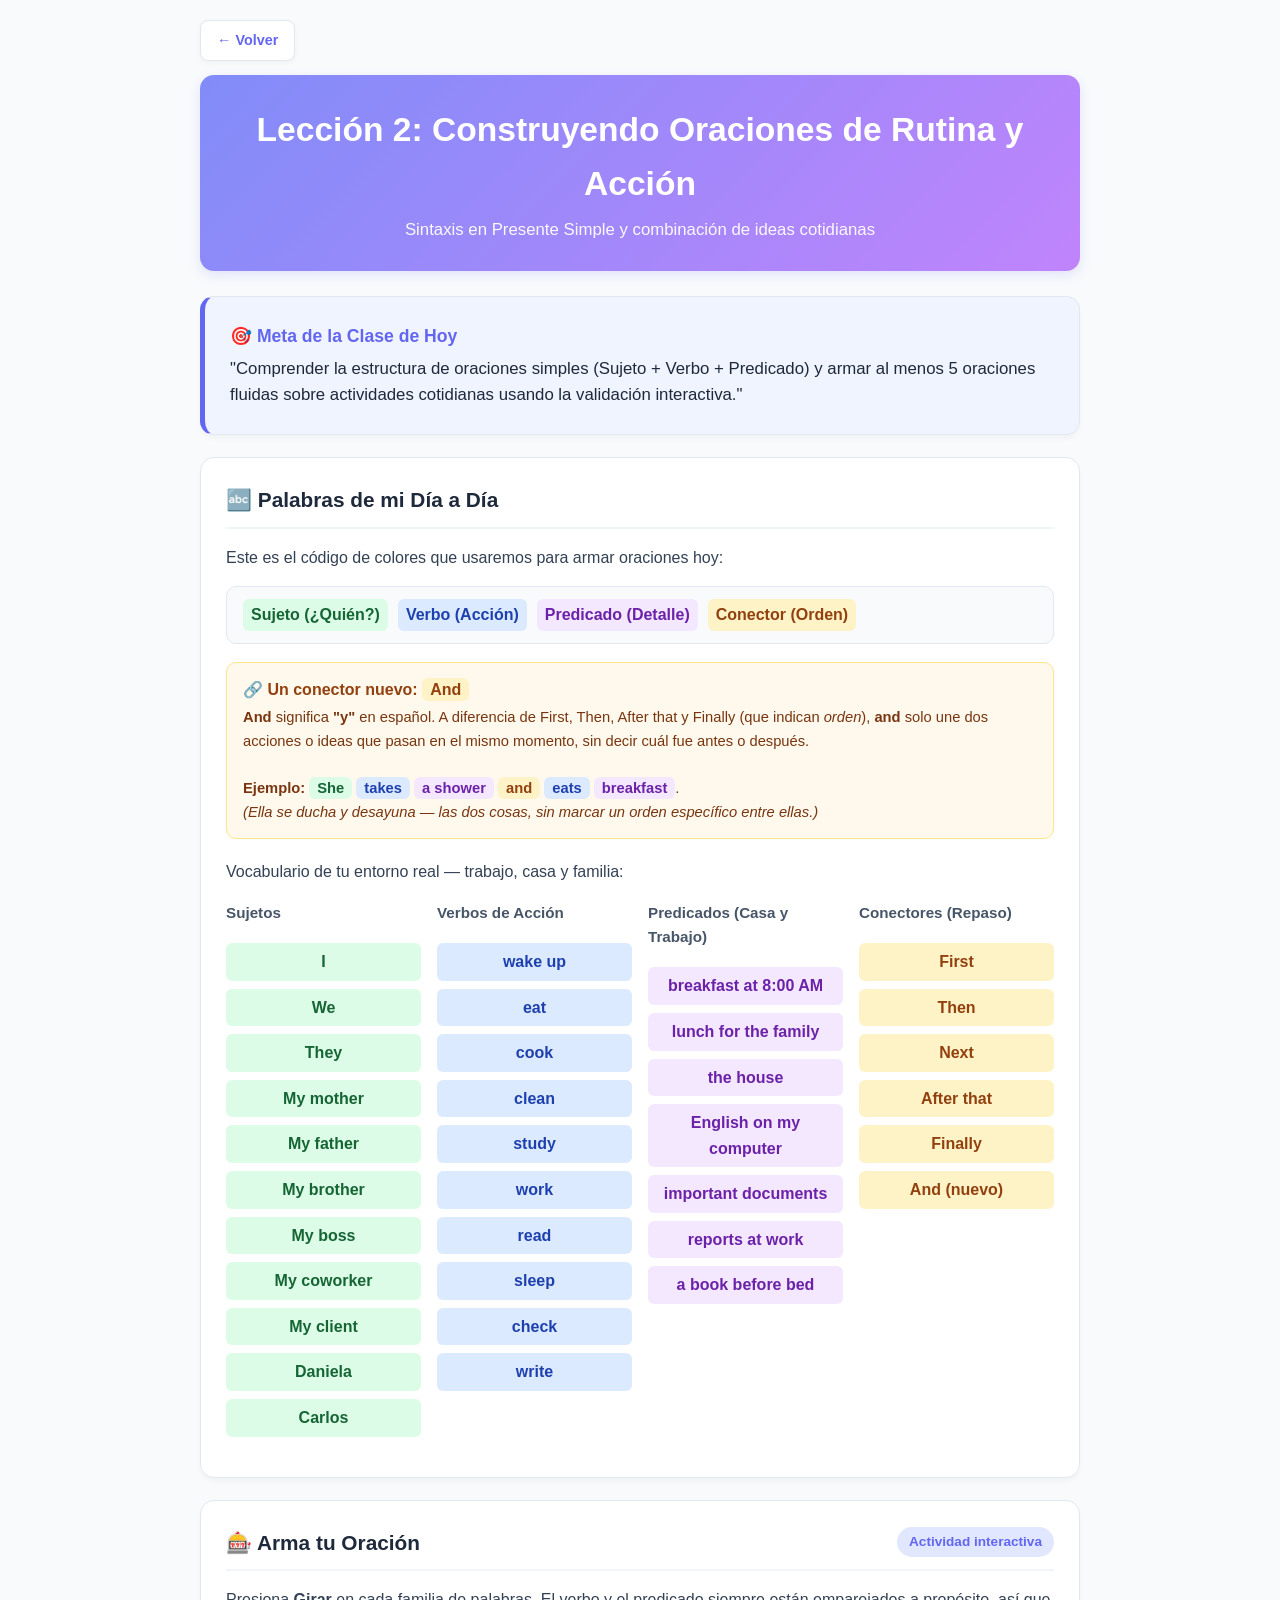
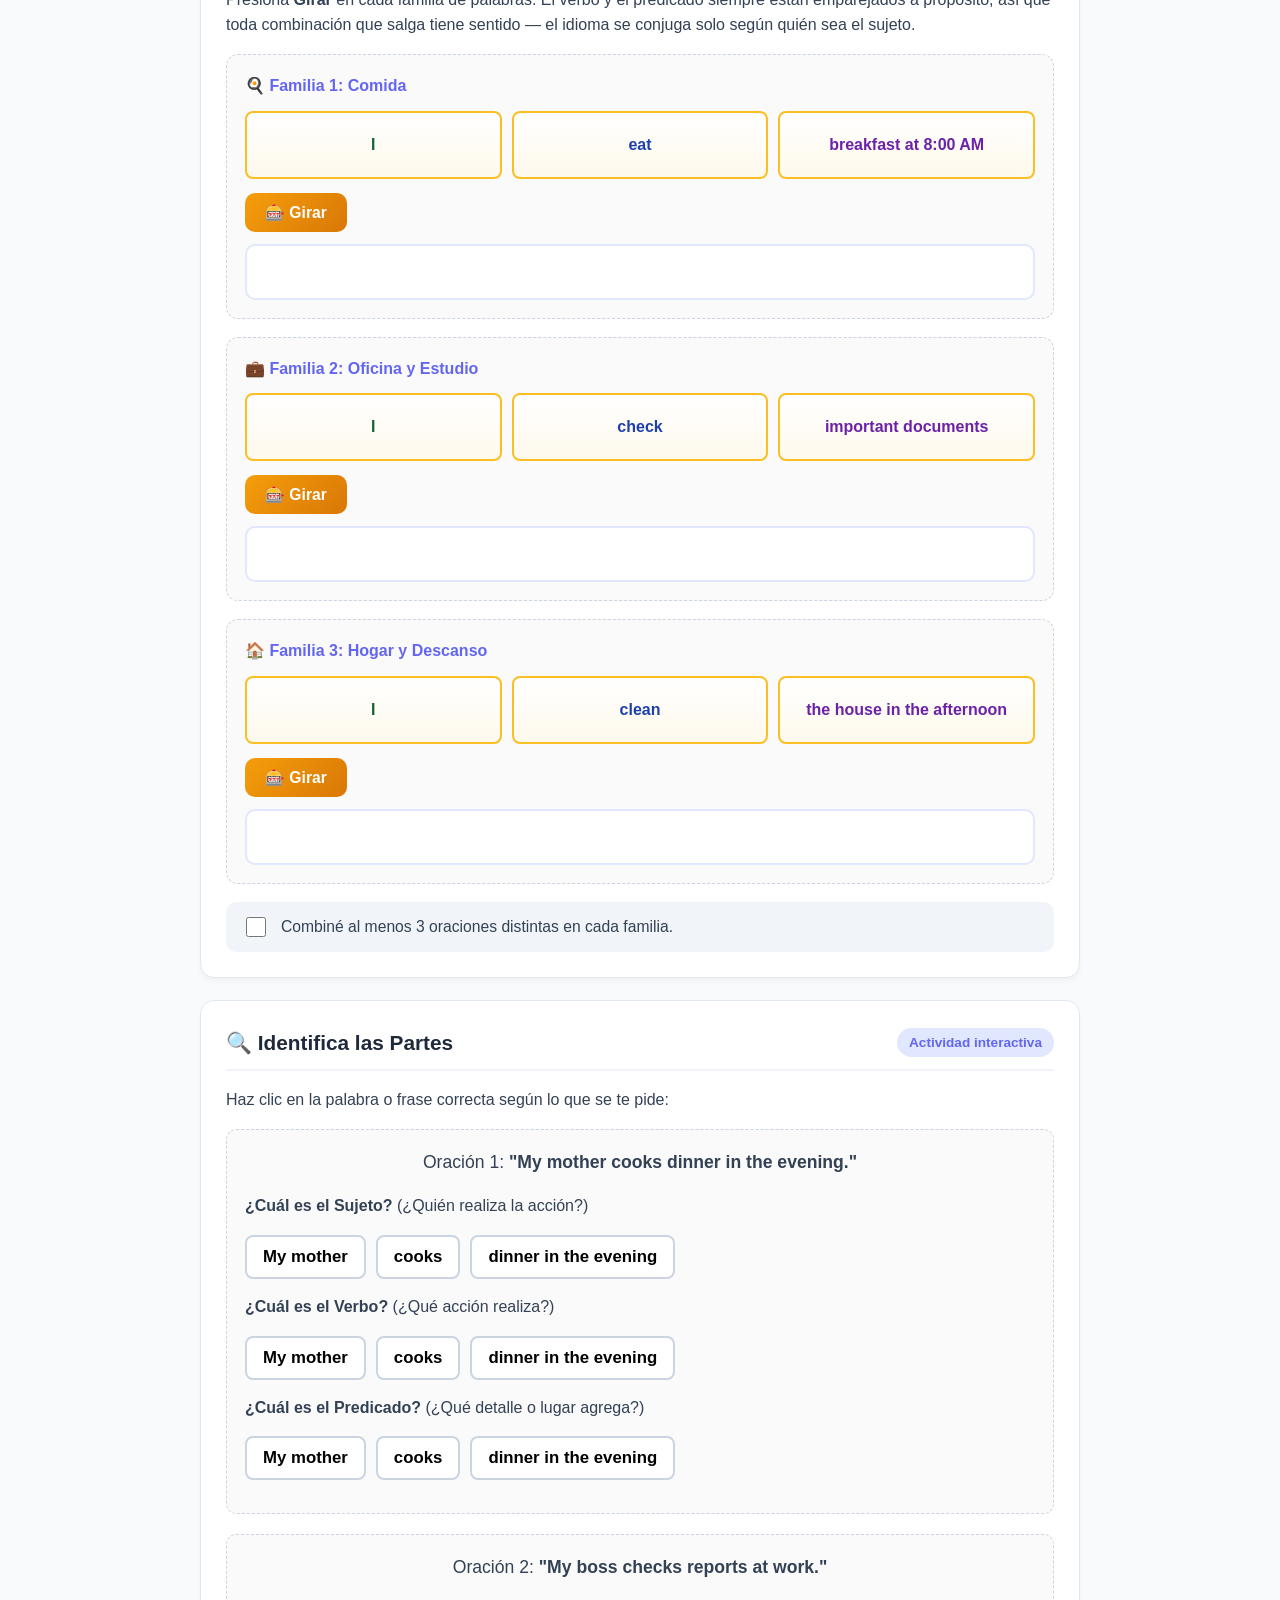
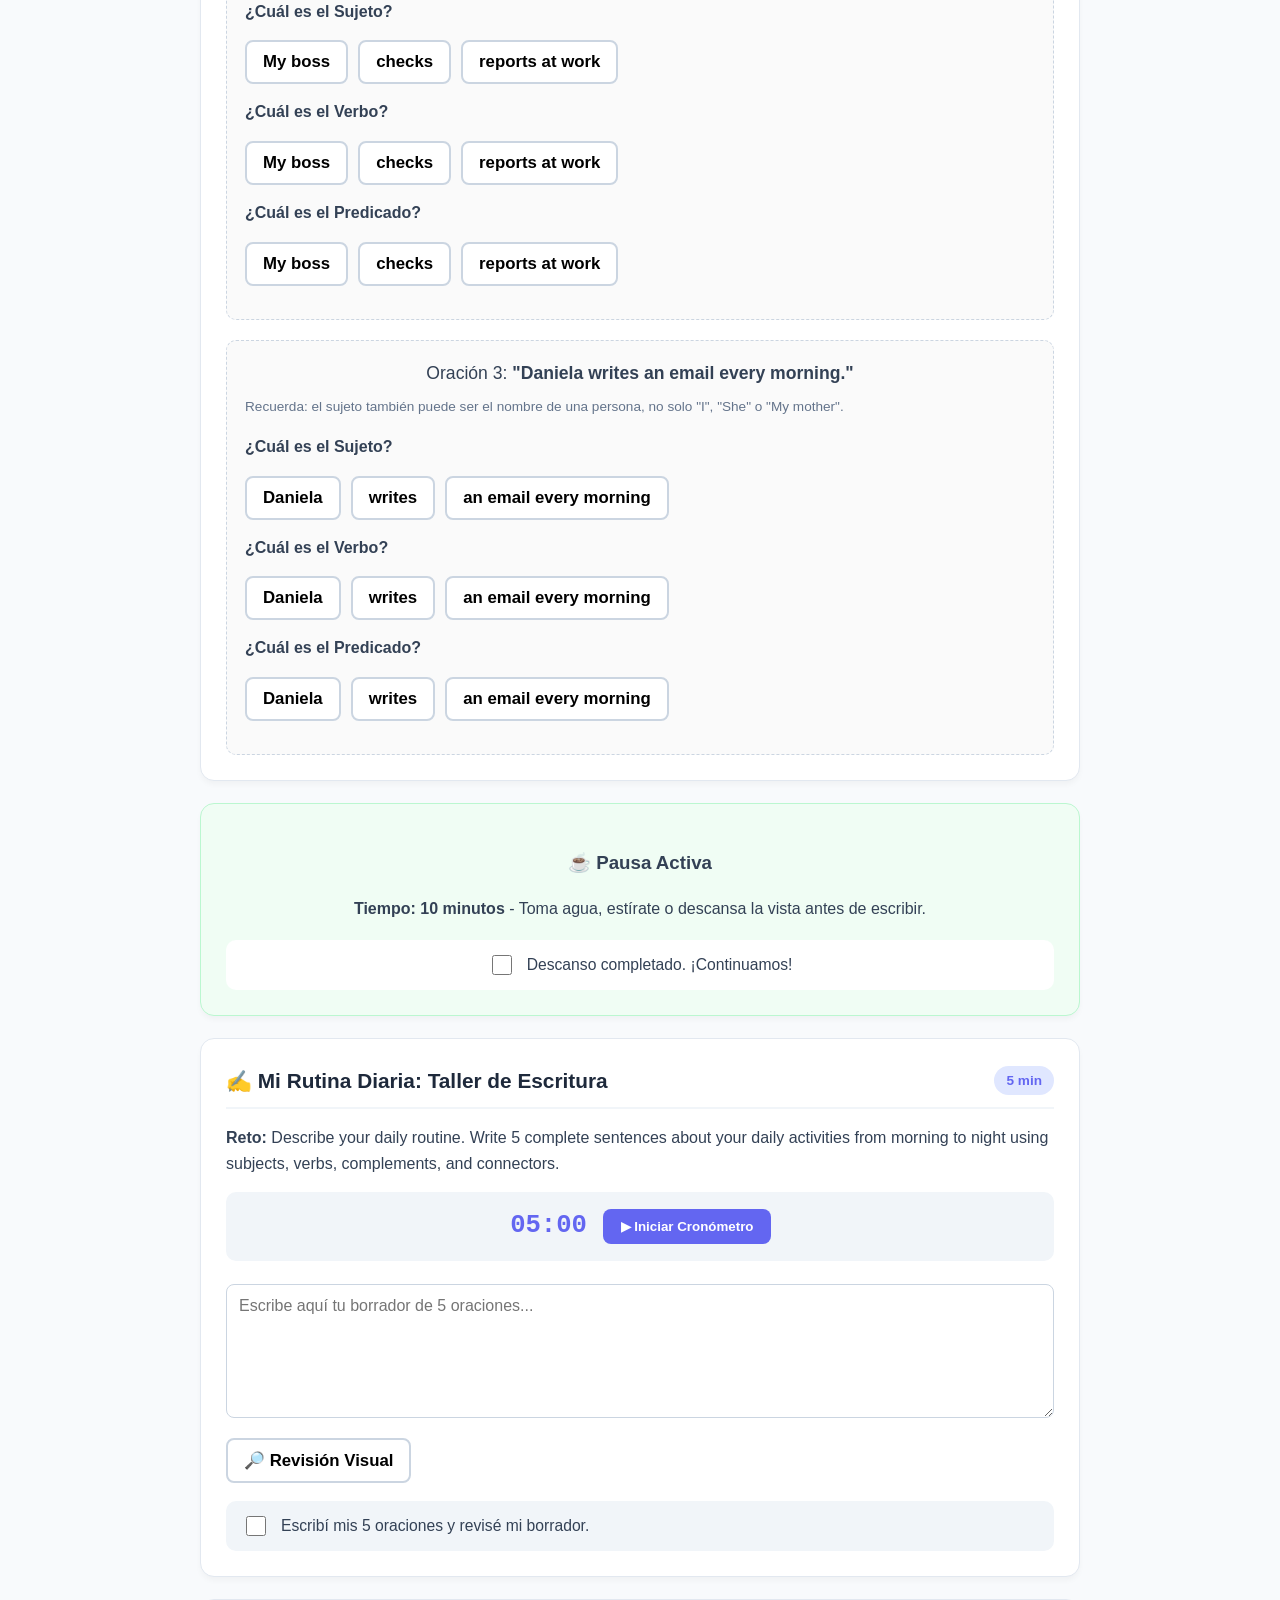
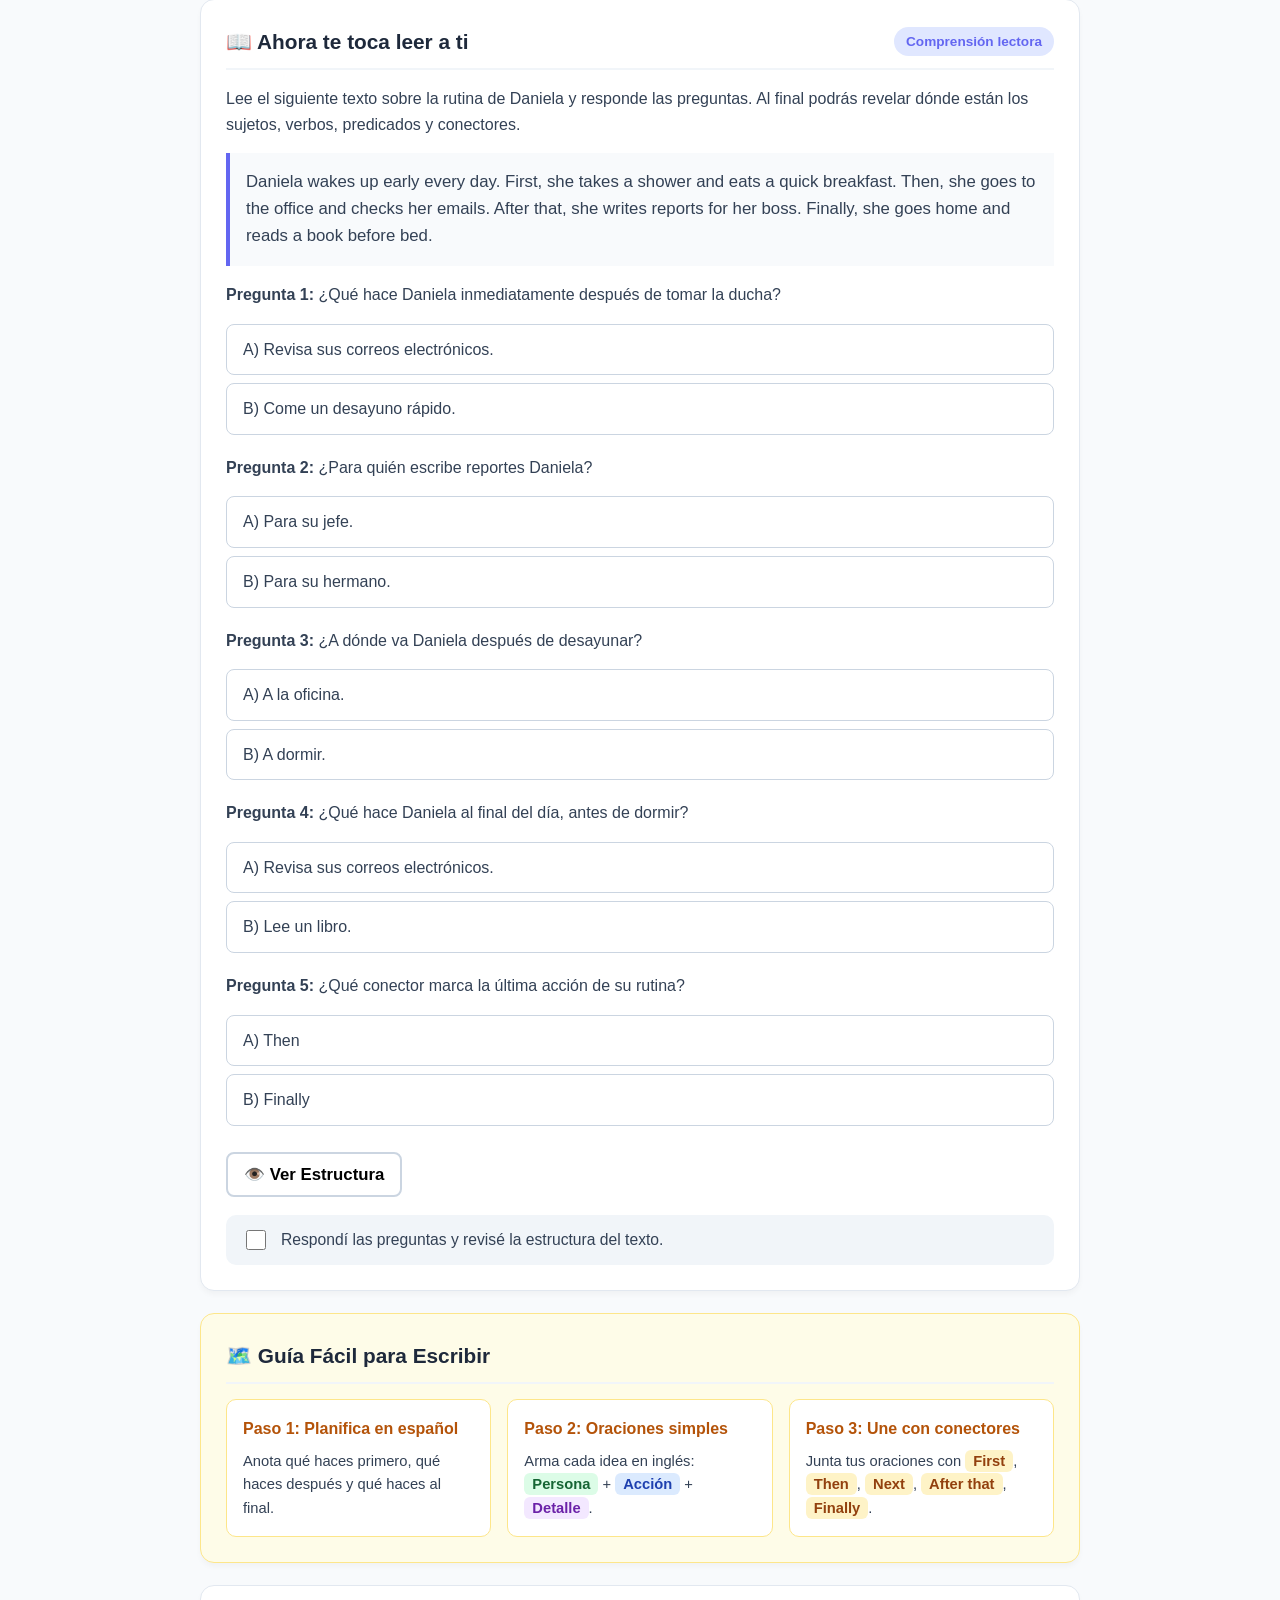
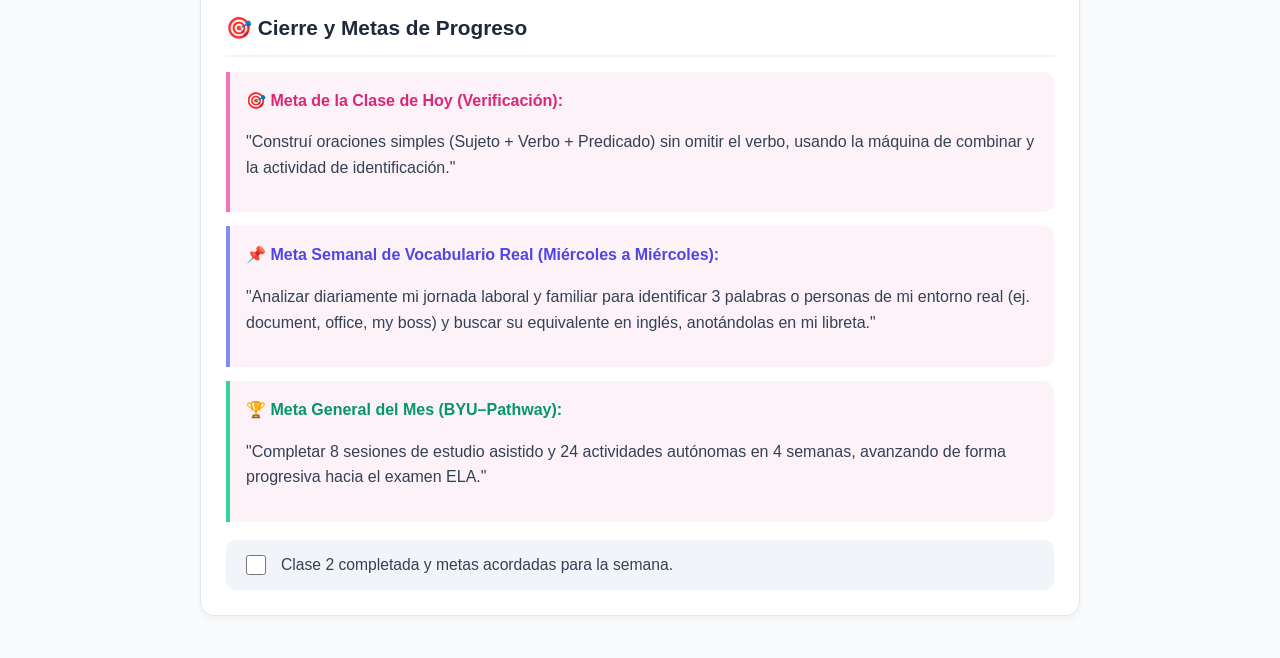
<file: KeygelSalazar/lessons/lesson2.html>
<!DOCTYPE html>
<html lang="es">
<head>
    <meta charset="UTF-8">
    <meta name="viewport" content="width=device-width, initial-scale=1.0">
    <title>Lección 2: Construyendo Oraciones de Rutina y Acción</title>
    <link rel="stylesheet" href="../../assets/course.css">
</head>
<body>

<div class="container">

    <!-- BARRA SUPERIOR -->
    <div class="lesson-topbar">
        <a href="../index.html" class="btn-back">← Volver</a>
    </div>

    <!-- ENCABEZADO -->
    <header>
        <h1>Lección 2: Construyendo Oraciones de Rutina y Acción</h1>
        <div class="subtitle">Sintaxis en Presente Simple y combinación de ideas cotidianas</div>
    </header>

    <!-- META DE LA CLASE -->
    <div class="card" style="border-left: 5px solid var(--primary); background: #f0f4fe;">
        <div style="font-weight: bold; color: var(--primary); font-size: 1.1rem; margin-bottom: 5px;">
            🎯 Meta de la Clase de Hoy
        </div>
        <p style="margin: 0; font-size: 1.05rem; color: #1e293b;">
            "Comprender la estructura de oraciones simples (Sujeto + Verbo + Predicado) y armar al menos 5 oraciones fluidas sobre actividades cotidianas usando la validación interactiva."
        </p>
    </div>

    <!-- CÓDIGO DE COLORES Y VOCABULARIO -->
    <div class="card">
        <div class="section-header">
            <h2>🔤 Palabras de mi Día a Día</h2>
        </div>
        <p>Este es el código de colores que usaremos para armar oraciones hoy:</p>
        <div class="color-legend">
            <span class="hl-subject">Sujeto (¿Quién?)</span>
            <span class="hl-verb">Verbo (Acción)</span>
            <span class="hl-complement">Predicado (Detalle)</span>
            <span class="hl-connector">Conector (Orden)</span>
        </div>

        <div style="background: #fef9ec; border: 1px solid #fde68a; border-radius: 10px; padding: 14px 16px; margin: 18px 0;">
            <div style="font-weight: bold; color: #92400e; margin-bottom: 4px;">🔗 Un conector nuevo: <span class="hl-connector" style="font-size: 1rem;">And</span></div>
            <p style="margin: 0; font-size: 0.92rem; color: #78350f;">
                <strong>And</strong> significa <strong>"y"</strong> en español. A diferencia de First, Then, After that y Finally (que indican <em>orden</em>), <strong>and</strong> solo une dos acciones o ideas que pasan en el mismo momento, sin decir cuál fue antes o después.
                <br><br>
                <strong>Ejemplo:</strong> <span class="hl-subject">She</span> <span class="hl-verb">takes</span> <span class="hl-complement">a shower</span> <span class="hl-connector">and</span> <span class="hl-verb">eats</span> <span class="hl-complement">breakfast</span>.
                <br>
                <em>(Ella se ducha y desayuna — las dos cosas, sin marcar un orden específico entre ellas.)</em>
            </p>
        </div>

        <p style="margin-top: 20px;">Vocabulario de tu entorno real — trabajo, casa y familia:</p>
        <div class="vocab-grid">
            <div class="vocab-column">
                <h4>Sujetos</h4>
                <span class="hl-subject">I</span>
                <span class="hl-subject">We</span>
                <span class="hl-subject">They</span>
                <span class="hl-subject">My mother</span>
                <span class="hl-subject">My father</span>
                <span class="hl-subject">My brother</span>
                <span class="hl-subject">My boss</span>
                <span class="hl-subject">My coworker</span>
                <span class="hl-subject">My client</span>
                <span class="hl-subject">Daniela</span>
                <span class="hl-subject">Carlos</span>
            </div>
            <div class="vocab-column">
                <h4>Verbos de Acción</h4>
                <span class="hl-verb">wake up</span>
                <span class="hl-verb">eat</span>
                <span class="hl-verb">cook</span>
                <span class="hl-verb">clean</span>
                <span class="hl-verb">study</span>
                <span class="hl-verb">work</span>
                <span class="hl-verb">read</span>
                <span class="hl-verb">sleep</span>
                <span class="hl-verb">check</span>
                <span class="hl-verb">write</span>
            </div>
            <div class="vocab-column">
                <h4>Predicados (Casa y Trabajo)</h4>
                <span class="hl-complement">breakfast at 8:00 AM</span>
                <span class="hl-complement">lunch for the family</span>
                <span class="hl-complement">the house</span>
                <span class="hl-complement">English on my computer</span>
                <span class="hl-complement">important documents</span>
                <span class="hl-complement">reports at work</span>
                <span class="hl-complement">a book before bed</span>
            </div>
            <div class="vocab-column">
                <h4>Conectores (Repaso)</h4>
                <span class="hl-connector">First</span>
                <span class="hl-connector">Then</span>
                <span class="hl-connector">Next</span>
                <span class="hl-connector">After that</span>
                <span class="hl-connector">Finally</span>
                <span class="hl-connector">And (nuevo)</span>
            </div>
        </div>
    </div>

    <!-- ACTIVIDAD 1: MÁQUINA DE COMBINAR ORACIONES -->
    <div class="card">
        <div class="section-header">
            <h2>🎰 Arma tu Oración</h2>
            <span class="tag">Actividad interactiva</span>
        </div>
        <p>Presiona <strong>Girar</strong> en cada familia de palabras. El verbo y el predicado siempre están emparejados a propósito, así que toda combinación que salga tiene sentido — el idioma se conjuga solo según quién sea el sujeto.</p>

        <!-- Familia 1: Comida -->
        <div class="slot-family">
            <h4>🍳 Familia 1: Comida</h4>
            <div class="reel-row">
                <div class="reel-window hl-subject" id="f1-subject">I</div>
                <div class="reel-window hl-verb" id="f1-verb">eat</div>
                <div class="reel-window hl-complement" id="f1-complement">breakfast at 8:00 AM</div>
            </div>
            <button class="spin-btn" onclick="spinFamily('f1', familia1)">🎰 Girar</button>
            <div class="result-sentence" id="f1-result"></div>
        </div>

        <!-- Familia 2: Oficina -->
        <div class="slot-family">
            <h4>💼 Familia 2: Oficina y Estudio</h4>
            <div class="reel-row">
                <div class="reel-window hl-subject" id="f2-subject">I</div>
                <div class="reel-window hl-verb" id="f2-verb">check</div>
                <div class="reel-window hl-complement" id="f2-complement">important documents</div>
            </div>
            <button class="spin-btn" onclick="spinFamily('f2', familia2)">🎰 Girar</button>
            <div class="result-sentence" id="f2-result"></div>
        </div>

        <!-- Familia 3: Hogar -->
        <div class="slot-family">
            <h4>🏠 Familia 3: Hogar y Descanso</h4>
            <div class="reel-row">
                <div class="reel-window hl-subject" id="f3-subject">I</div>
                <div class="reel-window hl-verb" id="f3-verb">clean</div>
                <div class="reel-window hl-complement" id="f3-complement">the house in the afternoon</div>
            </div>
            <button class="spin-btn" onclick="spinFamily('f3', familia3)">🎰 Girar</button>
            <div class="result-sentence" id="f3-result"></div>
        </div>

        <label class="checkbox-container">
            <input type="checkbox">
            <span>Combiné al menos 3 oraciones distintas en cada familia.</span>
        </label>
    </div>

    <!-- ACTIVIDAD 2: IDENTIFICA LAS PARTES -->
    <div class="card">
        <div class="section-header">
            <h2>🔍 Identifica las Partes</h2>
            <span class="tag">Actividad interactiva</span>
        </div>
        <p>Haz clic en la palabra o frase correcta según lo que se te pide:</p>

        <!-- Oración 1 -->
        <div style="background: #fafafa; padding: 18px; border-radius: 10px; border: 1px dashed #cbd5e1; margin-bottom: 20px;">
            <p style="margin-top:0; font-size: 1.1rem; text-align: center;">Oración 1: <strong>"My mother cooks dinner in the evening."</strong></p>

            <p><strong>¿Cuál es el Sujeto?</strong> (¿Quién realiza la acción?)</p>
            <div class="word-selector">
                <button class="word-btn" onclick="checkPartL2('l1a', 'My mother', true, 'subject')">My mother</button>
                <button class="word-btn" onclick="checkPartL2('l1a', 'cooks', false, 'verb')">cooks</button>
                <button class="word-btn" onclick="checkPartL2('l1a', 'dinner in the evening', false, 'complement')">dinner in the evening</button>
            </div>
            <div id="l1a-feedback" class="feedback-message"></div>

            <p style="margin-top: 15px;"><strong>¿Cuál es el Verbo?</strong> (¿Qué acción realiza?)</p>
            <div class="word-selector">
                <button class="word-btn" onclick="checkPartL2('l1b', 'My mother', false, 'subject')">My mother</button>
                <button class="word-btn" onclick="checkPartL2('l1b', 'cooks', true, 'verb')">cooks</button>
                <button class="word-btn" onclick="checkPartL2('l1b', 'dinner in the evening', false, 'complement')">dinner in the evening</button>
            </div>
            <div id="l1b-feedback" class="feedback-message"></div>

            <p style="margin-top: 15px;"><strong>¿Cuál es el Predicado?</strong> (¿Qué detalle o lugar agrega?)</p>
            <div class="word-selector">
                <button class="word-btn" onclick="checkPartL2('l1c', 'My mother', false, 'subject')">My mother</button>
                <button class="word-btn" onclick="checkPartL2('l1c', 'cooks', false, 'verb')">cooks</button>
                <button class="word-btn" onclick="checkPartL2('l1c', 'dinner in the evening', true, 'complement')">dinner in the evening</button>
            </div>
            <div id="l1c-feedback" class="feedback-message"></div>
        </div>

        <!-- Oración 2 -->
        <div style="background: #fafafa; padding: 18px; border-radius: 10px; border: 1px dashed #cbd5e1;">
            <p style="margin-top:0; font-size: 1.1rem; text-align: center;">Oración 2: <strong>"My boss checks reports at work."</strong></p>

            <p><strong>¿Cuál es el Sujeto?</strong></p>
            <div class="word-selector">
                <button class="word-btn" onclick="checkPartL2('l2a', 'My boss', true, 'subject')">My boss</button>
                <button class="word-btn" onclick="checkPartL2('l2a', 'checks', false, 'verb')">checks</button>
                <button class="word-btn" onclick="checkPartL2('l2a', 'reports at work', false, 'complement')">reports at work</button>
            </div>
            <div id="l2a-feedback" class="feedback-message"></div>

            <p style="margin-top: 15px;"><strong>¿Cuál es el Verbo?</strong></p>
            <div class="word-selector">
                <button class="word-btn" onclick="checkPartL2('l2b', 'My boss', false, 'subject')">My boss</button>
                <button class="word-btn" onclick="checkPartL2('l2b', 'checks', true, 'verb')">checks</button>
                <button class="word-btn" onclick="checkPartL2('l2b', 'reports at work', false, 'complement')">reports at work</button>
            </div>
            <div id="l2b-feedback" class="feedback-message"></div>

            <p style="margin-top: 15px;"><strong>¿Cuál es el Predicado?</strong></p>
            <div class="word-selector">
                <button class="word-btn" onclick="checkPartL2('l2c', 'My boss', false, 'subject')">My boss</button>
                <button class="word-btn" onclick="checkPartL2('l2c', 'checks', false, 'verb')">checks</button>
                <button class="word-btn" onclick="checkPartL2('l2c', 'reports at work', true, 'complement')">reports at work</button>
            </div>
            <div id="l2c-feedback" class="feedback-message"></div>
        </div>

        <!-- Oración 3: sujeto con nombre propio -->
        <div style="background: #fafafa; padding: 18px; border-radius: 10px; border: 1px dashed #cbd5e1; margin-top: 20px;">
            <p style="margin-top:0; font-size: 1.1rem; text-align: center;">Oración 3: <strong>"Daniela writes an email every morning."</strong></p>
            <p style="font-size: 0.85rem; color: #64748b; margin-top: -8px;">Recuerda: el sujeto también puede ser el nombre de una persona, no solo "I", "She" o "My mother".</p>

            <p><strong>¿Cuál es el Sujeto?</strong></p>
            <div class="word-selector">
                <button class="word-btn" onclick="checkPartL2('l3a', 'Daniela', true, 'subject')">Daniela</button>
                <button class="word-btn" onclick="checkPartL2('l3a', 'writes', false, 'verb')">writes</button>
                <button class="word-btn" onclick="checkPartL2('l3a', 'an email every morning', false, 'complement')">an email every morning</button>
            </div>
            <div id="l3a-feedback" class="feedback-message"></div>

            <p style="margin-top: 15px;"><strong>¿Cuál es el Verbo?</strong></p>
            <div class="word-selector">
                <button class="word-btn" onclick="checkPartL2('l3b', 'Daniela', false, 'subject')">Daniela</button>
                <button class="word-btn" onclick="checkPartL2('l3b', 'writes', true, 'verb')">writes</button>
                <button class="word-btn" onclick="checkPartL2('l3b', 'an email every morning', false, 'complement')">an email every morning</button>
            </div>
            <div id="l3b-feedback" class="feedback-message"></div>

            <p style="margin-top: 15px;"><strong>¿Cuál es el Predicado?</strong></p>
            <div class="word-selector">
                <button class="word-btn" onclick="checkPartL2('l3c', 'Daniela', false, 'subject')">Daniela</button>
                <button class="word-btn" onclick="checkPartL2('l3c', 'writes', false, 'verb')">writes</button>
                <button class="word-btn" onclick="checkPartL2('l3c', 'an email every morning', true, 'complement')">an email every morning</button>
            </div>
            <div id="l3c-feedback" class="feedback-message"></div>
        </div>
    </div>

    <!-- PAUSA ACTIVA -->
    <div class="card pause-card">
        <h3>☕ Pausa Activa</h3>
        <p><strong>Tiempo: 10 minutos</strong> - Toma agua, estírate o descansa la vista antes de escribir.</p>
        <label class="checkbox-container" style="justify-content: center; background: white;">
            <input type="checkbox">
            <span>Descanso completado. ¡Continuamos!</span>
        </label>
    </div>

    <!-- TALLER DE ESCRITURA -->
    <div class="card">
        <div class="section-header">
            <h2>✍️ Mi Rutina Diaria: Taller de Escritura</h2>
            <span class="tag">5 min</span>
        </div>
        <p><strong>Reto:</strong> Describe your daily routine. Write 5 complete sentences about your daily activities from morning to night using subjects, verbs, complements, and connectors.</p>

        <div class="timer-bar">
            <span class="timer-display" id="timerDisplay">05:00</span>
            <button class="timer-btn" onclick="startTimer()">▶ Iniciar Cronómetro</button>
        </div>

        <textarea id="writingArea" rows="6" placeholder="Escribe aquí tu borrador de 5 oraciones..."></textarea>

        <button class="word-btn" style="margin-top: 12px;" onclick="reviewWriting()">🔎 Revisión Visual</button>

        <div class="review-box" id="reviewBox"></div>

        <label class="checkbox-container">
            <input type="checkbox">
            <span>Escribí mis 5 oraciones y revisé mi borrador.</span>
        </label>
    </div>

    <!-- COMPRENSIÓN LECTORA CON REVELADO DE ESTRUCTURA -->
    <div class="card">
        <div class="section-header">
            <h2>📖 Ahora te toca leer a ti</h2>
            <span class="tag">Comprensión lectora</span>
        </div>
        <p>Lee el siguiente texto sobre la rutina de Daniela y responde las preguntas. Al final podrás revelar dónde están los sujetos, verbos, predicados y conectores.</p>

        <blockquote id="readingArticle" style="background: #f8fafc; padding: 16px; border-left: 4px solid var(--primary); margin: 15px 0; font-size: 1.05rem;">
            Daniela wakes up early every day. First, she takes a shower and eats a quick breakfast. Then, she goes to the office and checks her emails. After that, she writes reports for her boss. Finally, she goes home and reads a book before bed.
        </blockquote>

        <p><strong>Pregunta 1:</strong> ¿Qué hace Daniela inmediatamente después de tomar la ducha?</p>
        <div id="reading-q1-options">
            <div class="interactive-option" onclick="checkQuiz('reading-q1', this, false)">
                A) Revisa sus correos electrónicos.
            </div>
            <div class="interactive-option" onclick="checkQuiz('reading-q1', this, true)">
                B) Come un desayuno rápido.
            </div>
        </div>
        <div id="reading-q1-feedback" class="feedback-message"></div>

        <p style="margin-top:20px;"><strong>Pregunta 2:</strong> ¿Para quién escribe reportes Daniela?</p>
        <div id="reading-q2-options">
            <div class="interactive-option" onclick="checkQuiz('reading-q2', this, true)">
                A) Para su jefe.
            </div>
            <div class="interactive-option" onclick="checkQuiz('reading-q2', this, false)">
                B) Para su hermano.
            </div>
        </div>
        <div id="reading-q2-feedback" class="feedback-message"></div>

        <p style="margin-top:20px;"><strong>Pregunta 3:</strong> ¿A dónde va Daniela después de desayunar?</p>
        <div id="reading-q3-options">
            <div class="interactive-option" onclick="checkQuiz('reading-q3', this, true)">
                A) A la oficina.
            </div>
            <div class="interactive-option" onclick="checkQuiz('reading-q3', this, false)">
                B) A dormir.
            </div>
        </div>
        <div id="reading-q3-feedback" class="feedback-message"></div>

        <p style="margin-top:20px;"><strong>Pregunta 4:</strong> ¿Qué hace Daniela al final del día, antes de dormir?</p>
        <div id="reading-q4-options">
            <div class="interactive-option" onclick="checkQuiz('reading-q4', this, false)">
                A) Revisa sus correos electrónicos.
            </div>
            <div class="interactive-option" onclick="checkQuiz('reading-q4', this, true)">
                B) Lee un libro.
            </div>
        </div>
        <div id="reading-q4-feedback" class="feedback-message"></div>

        <p style="margin-top:20px;"><strong>Pregunta 5:</strong> ¿Qué conector marca la última acción de su rutina?</p>
        <div id="reading-q5-options">
            <div class="interactive-option" onclick="checkQuiz('reading-q5', this, false)">
                A) Then
            </div>
            <div class="interactive-option" onclick="checkQuiz('reading-q5', this, true)">
                B) Finally
            </div>
        </div>
        <div id="reading-q5-feedback" class="feedback-message"></div>

        <button class="word-btn" id="revealStructureBtn" style="margin-top: 18px;" onclick="toggleStructure()">👁️ Ver Estructura</button>

        <label class="checkbox-container">
            <input type="checkbox">
            <span>Respondí las preguntas y revisé la estructura del texto.</span>
        </label>
    </div>

    <!-- GUÍA FÁCIL DE 3 PASOS -->
    <div class="card" style="background: #fefce8; border-color: #fde68a;">
        <div class="section-header">
            <h2>🗺️ Guía Fácil para Escribir</h2>
        </div>
        <div style="display: grid; grid-template-columns: repeat(auto-fit, minmax(220px, 1fr)); gap: 16px;">
            <div style="background: white; border-radius: 10px; padding: 16px; border: 1px solid #fde68a;">
                <strong style="color: #b45309;">Paso 1: Planifica en español</strong>
                <p style="margin: 8px 0 0 0; font-size: 0.92rem;">Anota qué haces primero, qué haces después y qué haces al final.</p>
            </div>
            <div style="background: white; border-radius: 10px; padding: 16px; border: 1px solid #fde68a;">
                <strong style="color: #b45309;">Paso 2: Oraciones simples</strong>
                <p style="margin: 8px 0 0 0; font-size: 0.92rem;">Arma cada idea en inglés: <span class="hl-subject">Persona</span> + <span class="hl-verb">Acción</span> + <span class="hl-complement">Detalle</span>.</p>
            </div>
            <div style="background: white; border-radius: 10px; padding: 16px; border: 1px solid #fde68a;">
                <strong style="color: #b45309;">Paso 3: Une con conectores</strong>
                <p style="margin: 8px 0 0 0; font-size: 0.92rem;">Junta tus oraciones con <span class="hl-connector">First</span>, <span class="hl-connector">Then</span>, <span class="hl-connector">Next</span>, <span class="hl-connector">After that</span>, <span class="hl-connector">Finally</span>.</p>
            </div>
        </div>
    </div>

    <!-- CIERRE Y METAS -->
    <div class="card">
        <div class="section-header">
            <h2>🎯 Cierre y Metas de Progreso</h2>
        </div>

        <div class="meta-box">
            <div class="meta-title">🎯 Meta de la Clase de Hoy (Verificación):</div>
            <p>"Construí oraciones simples (Sujeto + Verbo + Predicado) sin omitir el verbo, usando la máquina de combinar y la actividad de identificación."</p>
        </div>

        <div class="meta-box" style="border-left-color: #818cf8;">
            <div class="meta-title" style="color: #4f46e5;">📌 Meta Semanal de Vocabulario Real (Miércoles a Miércoles):</div>
            <p>"Analizar diariamente mi jornada laboral y familiar para identificar 3 palabras o personas de mi entorno real (ej. document, office, my boss) y buscar su equivalente en inglés, anotándolas en mi libreta."</p>
        </div>

        <div class="meta-box" style="border-left-color: #34d399;">
            <div class="meta-title" style="color: #059669;">🏆 Meta General del Mes (BYU–Pathway):</div>
            <p>"Completar 8 sesiones de estudio asistido y 24 actividades autónomas en 4 semanas, avanzando de forma progresiva hacia el examen ELA."</p>
        </div>

        <label class="checkbox-container">
            <input type="checkbox">
            <span>Clase 2 completada y metas acordadas para la semana.</span>
        </label>
    </div>

</div>

<!-- SCRIPT DE INTERACTIVIDAD -->
<script>
    /* ---------- ACTIVIDAD 1: MÁQUINA DE COMBINAR ORACIONES ----------
       El verbo y el predicado van SIEMPRE emparejados (verbComplementPairs),
       para que ninguna combinación resultante quede sin sentido
       (ej. ya no puede salir "check English on the computer").
       Solo el sujeto varía de forma independiente, y el verbo se
       conjuga automáticamente según si el sujeto es singular o plural. */

    const pluralSubjects = ['I', 'We', 'They', 'You'];

    function conjugate(verb, subject) {
        if (pluralSubjects.includes(subject)) return verb;

        const words = verb.split(' ');
        let first = words[0];

        if (/(ch|sh|ss|x|o)$/.test(first)) {
            first += 'es';
        } else if (/[^aeiou]y$/.test(first)) {
            first = first.slice(0, -1) + 'ies';
        } else {
            first += 's';
        }

        words[0] = first;
        return words.join(' ');
    }

    const familia1 = {
        subjects: ['I', 'My mother', 'We', 'Daniela'],
        verbComplementPairs: [
            { verb: 'eat', complement: 'breakfast at 8:00 AM' },
            { verb: 'cook', complement: 'lunch for the family' },
            { verb: 'prepare', complement: 'dinner in the evening' }
        ]
    };

    const familia2 = {
        subjects: ['I', 'My boss', 'My coworker', 'Carlos'],
        verbComplementPairs: [
            { verb: 'check', complement: 'important documents' },
            { verb: 'write', complement: 'reports at work' },
            { verb: 'study', complement: 'English on the computer' }
        ]
    };

    const familia3 = {
        subjects: ['I', 'My brother', 'They', 'Daniela'],
        verbComplementPairs: [
            { verb: 'clean', complement: 'the house in the afternoon' },
            { verb: 'read', complement: 'a book before bed' },
            { verb: 'watch', complement: 'a video at night' }
        ]
    };

    function randomItem(arr) {
        return arr[Math.floor(Math.random() * arr.length)];
    }

    function spinFamily(prefix, familia) {
        const subject = randomItem(familia.subjects);
        const pair = randomItem(familia.verbComplementPairs);
        const verb = conjugate(pair.verb, subject);
        const complement = pair.complement;

        document.getElementById(prefix + '-subject').textContent = subject;
        document.getElementById(prefix + '-verb').textContent = verb;
        document.getElementById(prefix + '-complement').textContent = complement;

        const resultEl = document.getElementById(prefix + '-result');
        resultEl.innerHTML =
            '<span class="hl-subject">' + subject + '</span> ' +
            '<span class="hl-verb">' + verb + '</span> ' +
            '<span class="hl-complement">' + complement + '</span>.';
    }

    /* ---------- ACTIVIDAD 2: IDENTIFICA LAS PARTES ---------- */

    function checkPartL2(stepId, word, isCorrect, category) {
        const feedbackEl = document.getElementById(stepId + '-feedback');
        feedbackEl.style.display = 'block';

        if (isCorrect) {
            feedbackEl.className = 'feedback-message feedback-success';
            feedbackEl.innerHTML = '✔ ¡Excelente! Alineaste correctamente la acción con su sujeto.';
            return;
        }

        feedbackEl.className = 'feedback-message feedback-error';

        if (category === 'verb') {
            feedbackEl.innerHTML = '❓ Lee la parte seleccionada: ¿Qué acción (palabra verde) realiza la persona? ¿Dónde está el verbo principal?';
        } else if (category === 'complement') {
            feedbackEl.innerHTML = '❓ ¿Esa palabra indica una acción o es el detalle/lugar de la oración?';
        } else {
            feedbackEl.innerHTML = '❓ ¿Quién es la persona que realiza la acción en esta oración?';
        }
    }

    /* ---------- TALLER DE ESCRITURA: CRONÓMETRO ---------- */

    let timerSeconds = 300;
    let timerInterval = null;

    function updateTimerDisplay() {
        const minutes = Math.floor(timerSeconds / 60).toString().padStart(2, '0');
        const seconds = (timerSeconds % 60).toString().padStart(2, '0');
        document.getElementById('timerDisplay').textContent = minutes + ':' + seconds;
    }

    function startTimer() {
        if (timerInterval) return;
        timerInterval = setInterval(() => {
            if (timerSeconds <= 0) {
                clearInterval(timerInterval);
                timerInterval = null;
                document.getElementById('timerDisplay').textContent = '¡Tiempo!';
                return;
            }
            timerSeconds--;
            updateTimerDisplay();
        }, 1000);
    }

    /* ---------- TALLER DE ESCRITURA: REVISIÓN VISUAL ---------- */

    function reviewWriting() {
        const text = document.getElementById('writingArea').value.toLowerCase();
        const connectors = ['first', 'then', 'next', 'after that', 'finally'];
        const verbs = ['wake up', 'eat', 'cook', 'clean', 'study', 'work', 'read', 'sleep', 'check', 'write'];

        const connectorsUsed = connectors.filter(c => text.includes(c));
        const verbsUsed = verbs.filter(v => text.includes(v));

        const box = document.getElementById('reviewBox');
        box.style.display = 'block';

        let message = '';
        if (connectorsUsed.length >= 3 && verbsUsed.length >= 3) {
            message = '✔ ¡Buen trabajo! Tu párrafo tiene buena variedad de conectores y verbos.';
        } else {
            message = '💡 Intenta usar más conectores y verbos distintos para que tu párrafo fluya mejor.';
        }

        box.innerHTML =
            '<strong>' + message + '</strong>' +
            '<ul>' +
            '<li>Conectores encontrados (' + connectorsUsed.length + '): ' + (connectorsUsed.join(', ') || 'ninguno todavía') + '</li>' +
            '<li>Verbos encontrados (' + verbsUsed.length + '): ' + (verbsUsed.join(', ') || 'ninguno todavía') + '</li>' +
            '</ul>';
    }

    /* ---------- COMPRENSIÓN LECTORA: SELECCIÓN DE RESPUESTAS ---------- */

    function checkQuiz(quizId, element, isCorrect) {
        const feedbackEl = document.getElementById(quizId + '-feedback');
        feedbackEl.style.display = 'block';

        // Restablece el estilo de las demás opciones de esta misma pregunta
        const siblings = element.parentElement.querySelectorAll('.interactive-option');
        siblings.forEach(opt => {
            opt.style.borderColor = '#cbd5e1';
            opt.style.backgroundColor = 'white';
        });

        if (isCorrect) {
            element.style.borderColor = '#10b981';
            element.style.backgroundColor = '#d1fae5';
            feedbackEl.className = 'feedback-message feedback-success';
            feedbackEl.innerHTML = '✔ ¡Excelente! Respuesta correcta.';
        } else {
            element.style.borderColor = '#ef4444';
            element.style.backgroundColor = '#fee2e2';
            feedbackEl.className = 'feedback-message feedback-error';
            feedbackEl.innerHTML = '✖ Respuesta incorrecta. Lee con atención el texto e inténtalo de nuevo.';
        }
    }

    /* ---------- COMPRENSIÓN LECTORA: REVELAR ESTRUCTURA ---------- */

    const plainArticle = 'Daniela wakes up early every day. First, she takes a shower and eats a quick breakfast. Then, she goes to the office and checks her emails. After that, she writes reports for her boss. Finally, she goes home and reads a book before bed.';

    const highlightedArticle =
        '<span class="hl-subject">Daniela</span> <span class="hl-verb">wakes up</span> <span class="hl-complement">early every day</span>. ' +
        '<span class="hl-connector">First</span>, <span class="hl-subject">she</span> <span class="hl-verb">takes</span> <span class="hl-complement">a shower</span> <span class="hl-connector">and</span>, <span class="hl-verb">eats</span> <span class="hl-complement">a quick breakfast</span>. ' +
        '<span class="hl-connector">Then</span>, <span class="hl-subject">she</span> <span class="hl-verb">goes</span> <span class="hl-complement">to the office</span> <span class="hl-connector">and</span>, <span class="hl-verb">checks</span> <span class="hl-complement">her emails</span>. ' +
        '<span class="hl-connector">After that</span>, <span class="hl-subject">she</span> <span class="hl-verb">writes</span> <span class="hl-complement">reports for her boss</span>. ' +
        '<span class="hl-connector">Finally</span>, <span class="hl-subject">she</span> <span class="hl-verb">goes</span> <span class="hl-complement">home</span> <span class="hl-connector">and</span>, <span class="hl-verb">reads</span> <span class="hl-complement">a book before bed</span>.';

    let structureVisible = false;

    function toggleStructure() {
        const articleEl = document.getElementById('readingArticle');
        const btn = document.getElementById('revealStructureBtn');

        structureVisible = !structureVisible;

        if (structureVisible) {
            articleEl.innerHTML = highlightedArticle;
            btn.textContent = '🙈 Ocultar Estructura';
        } else {
            articleEl.textContent = plainArticle;
            btn.textContent = '👁️ Ver Estructura';
        }
    }
</script>

</body>
</html>
</file>
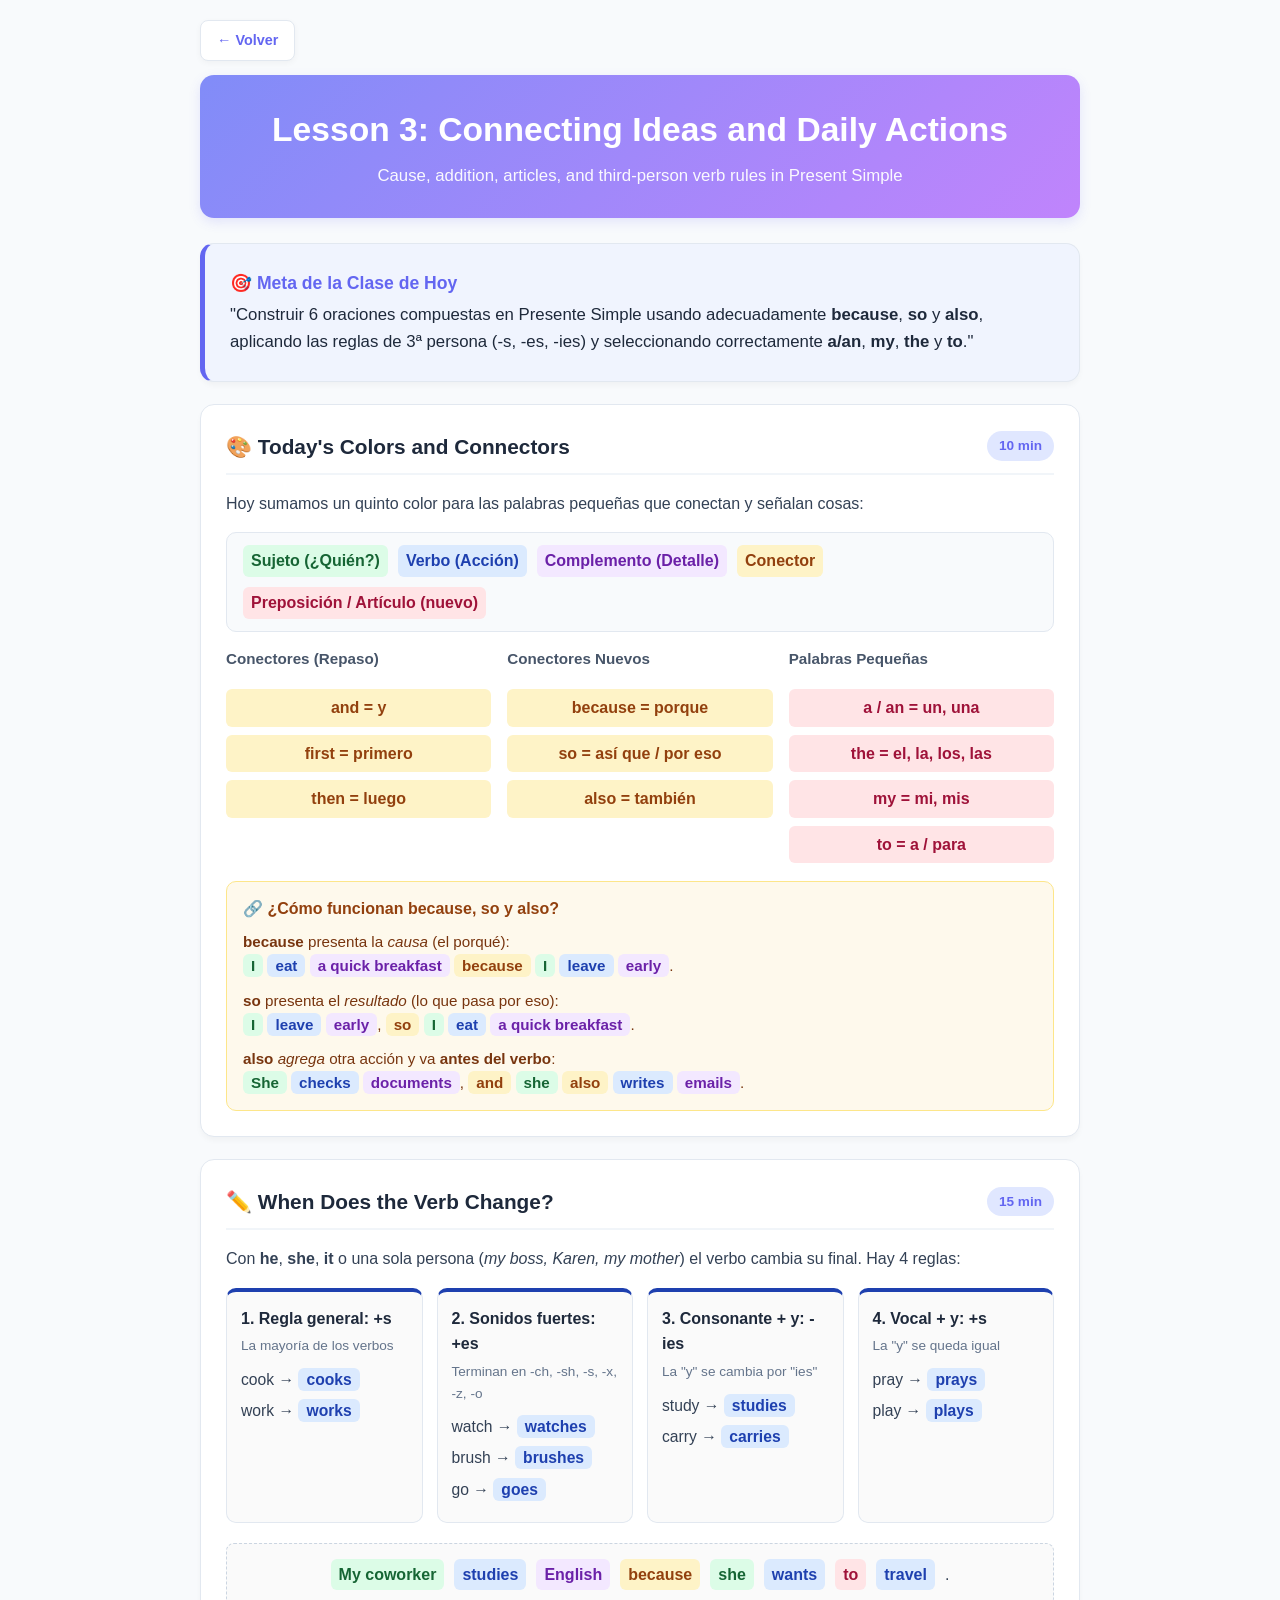
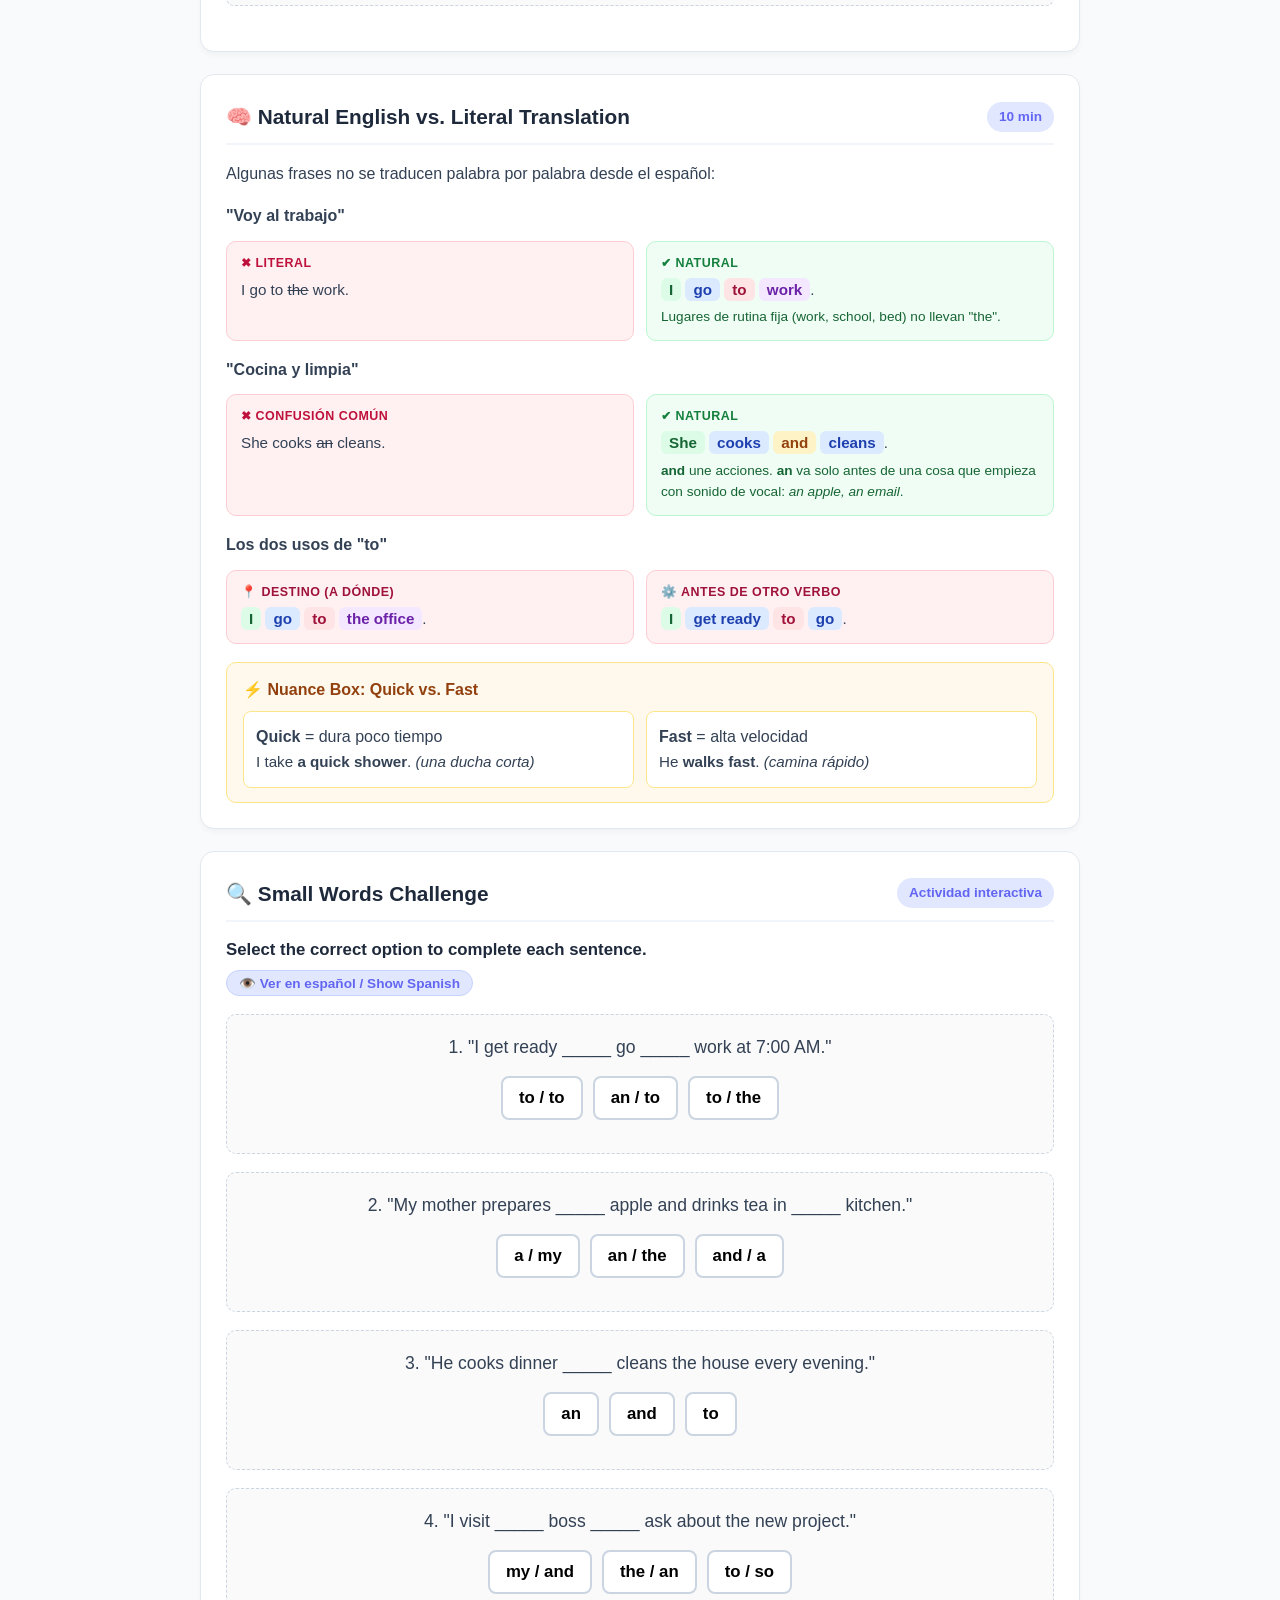
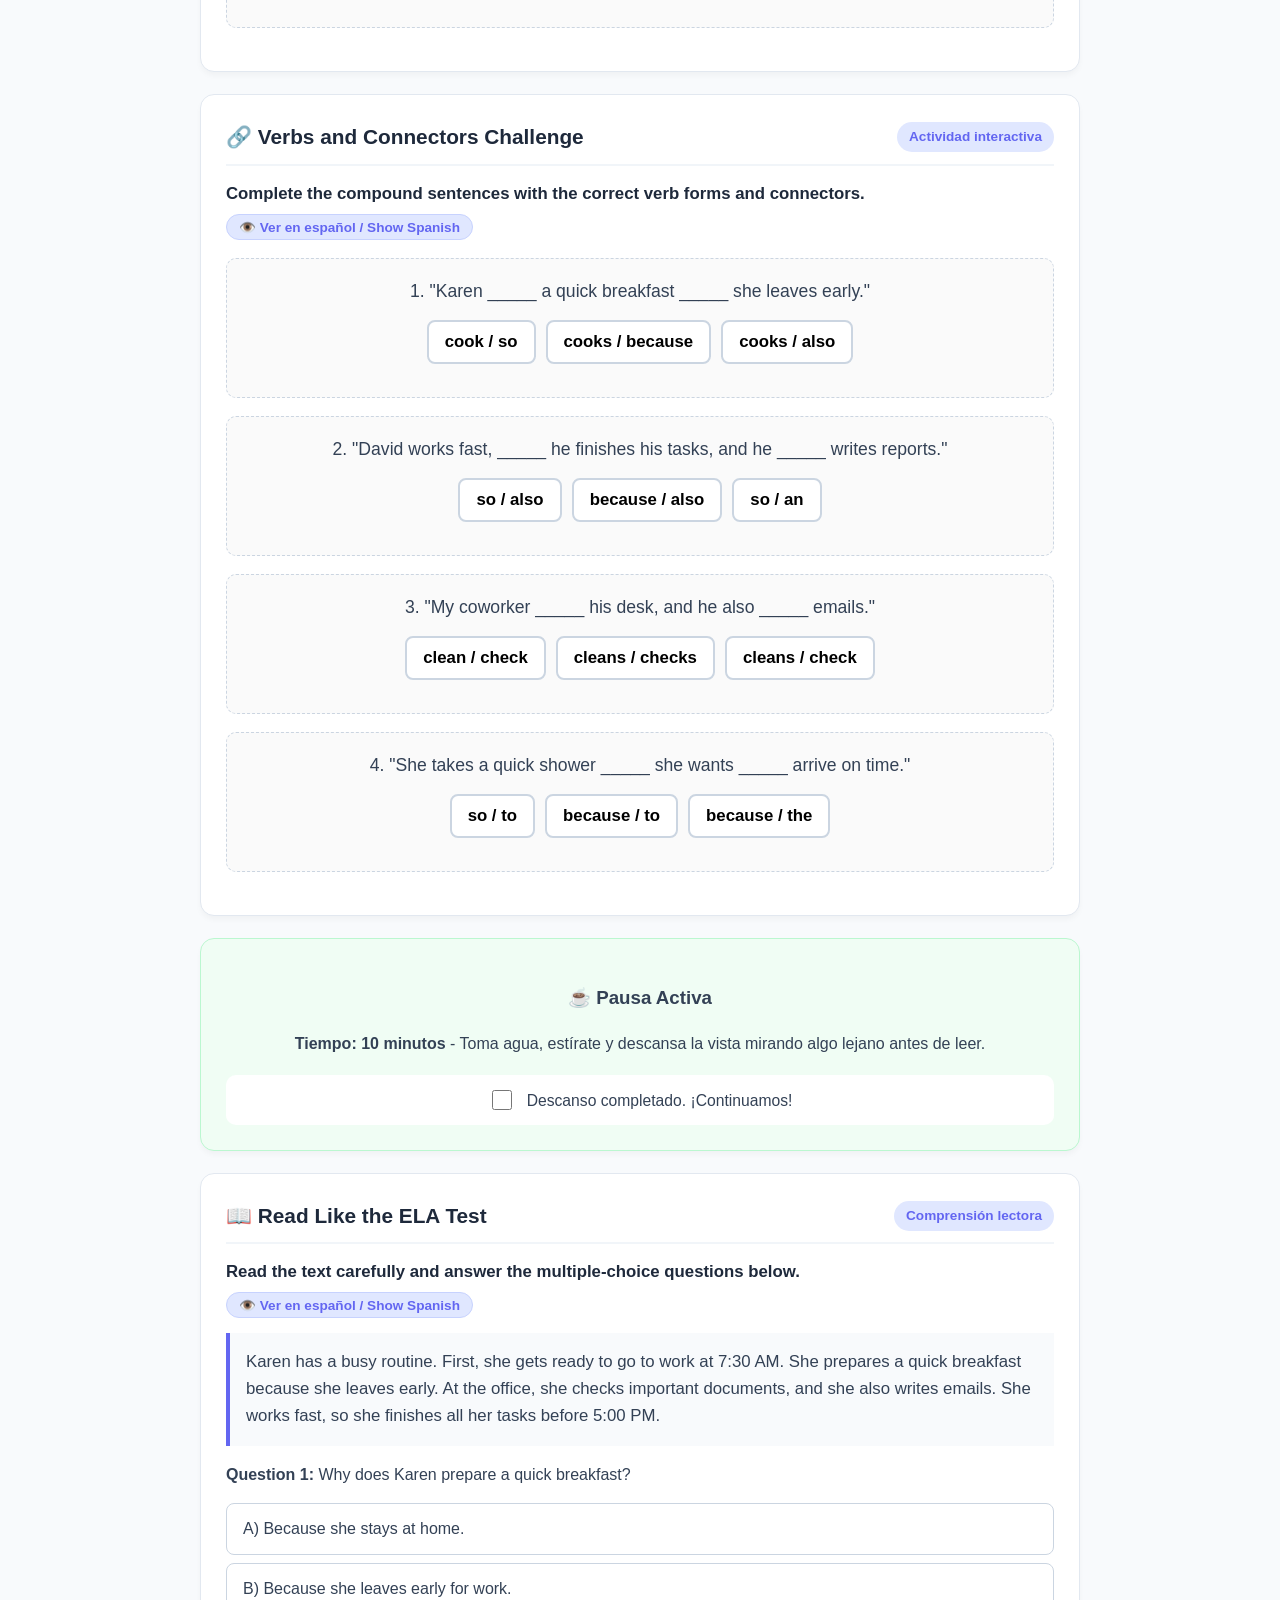
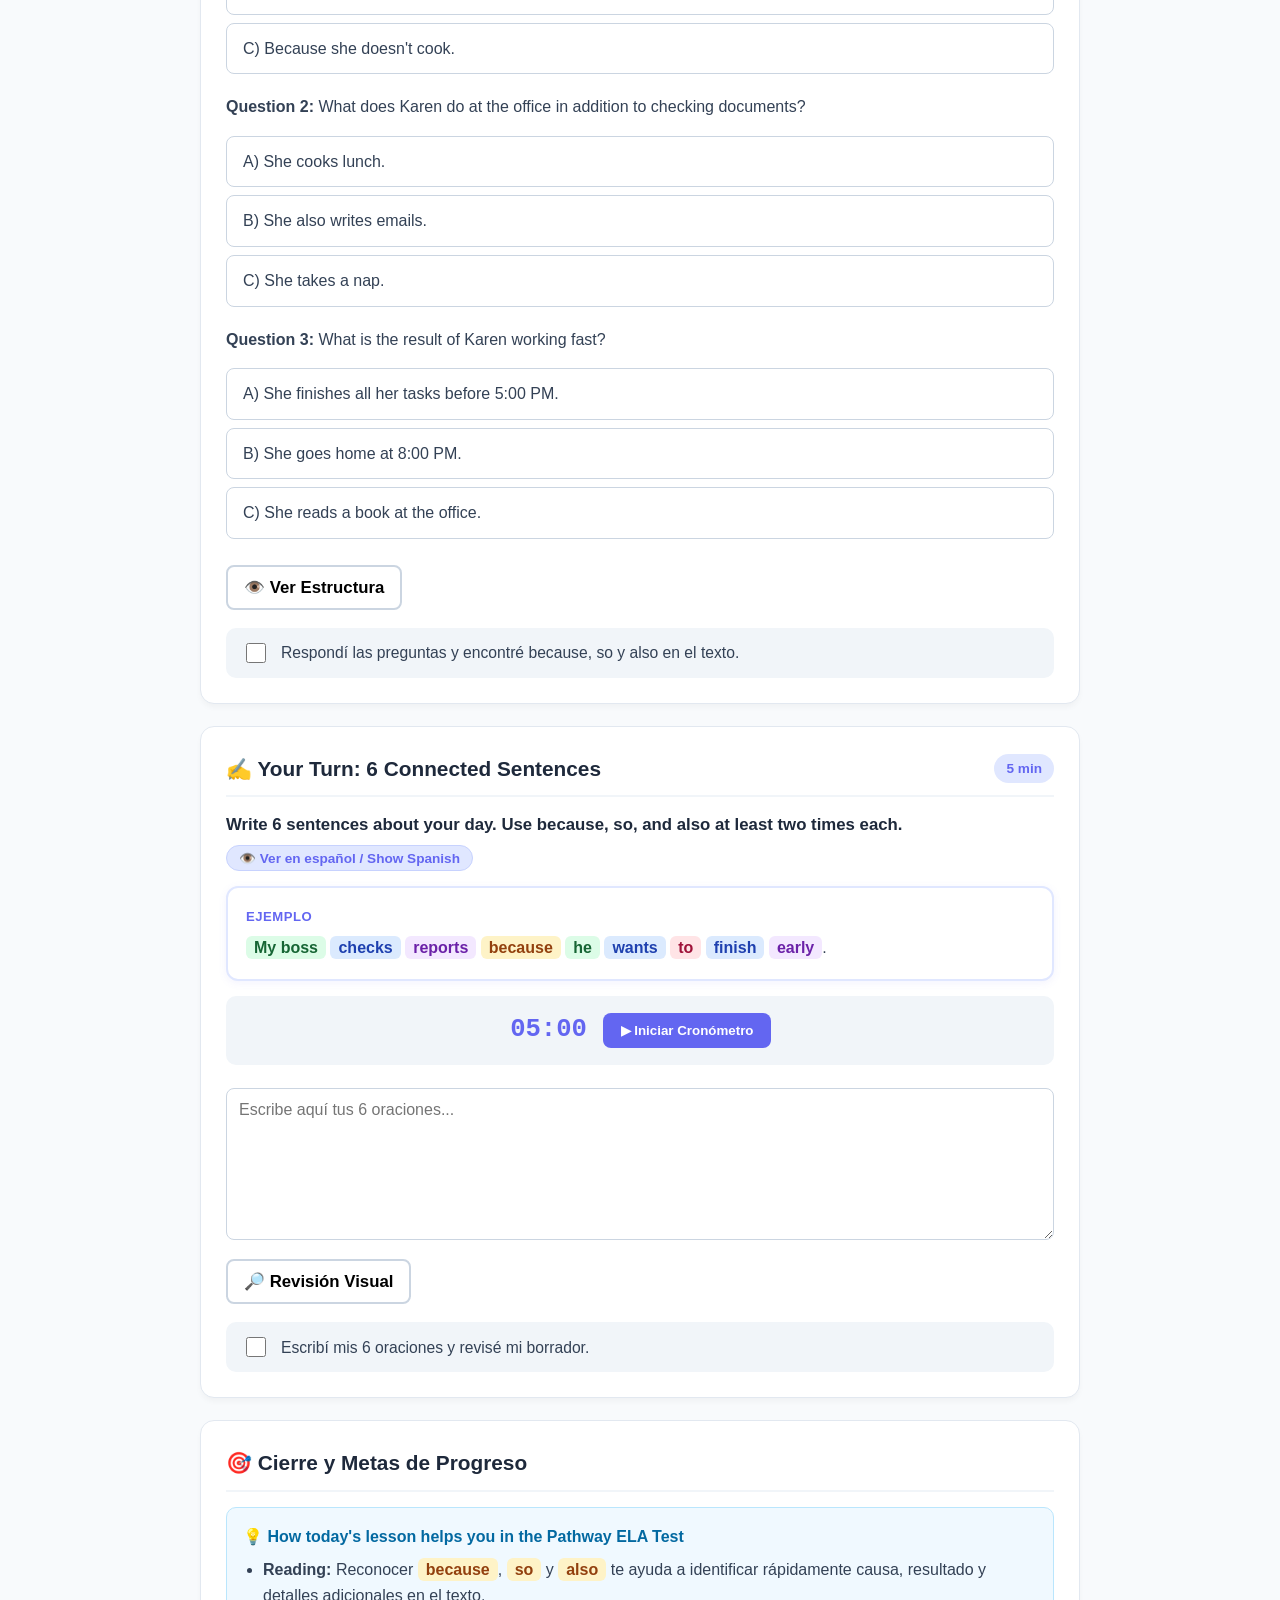
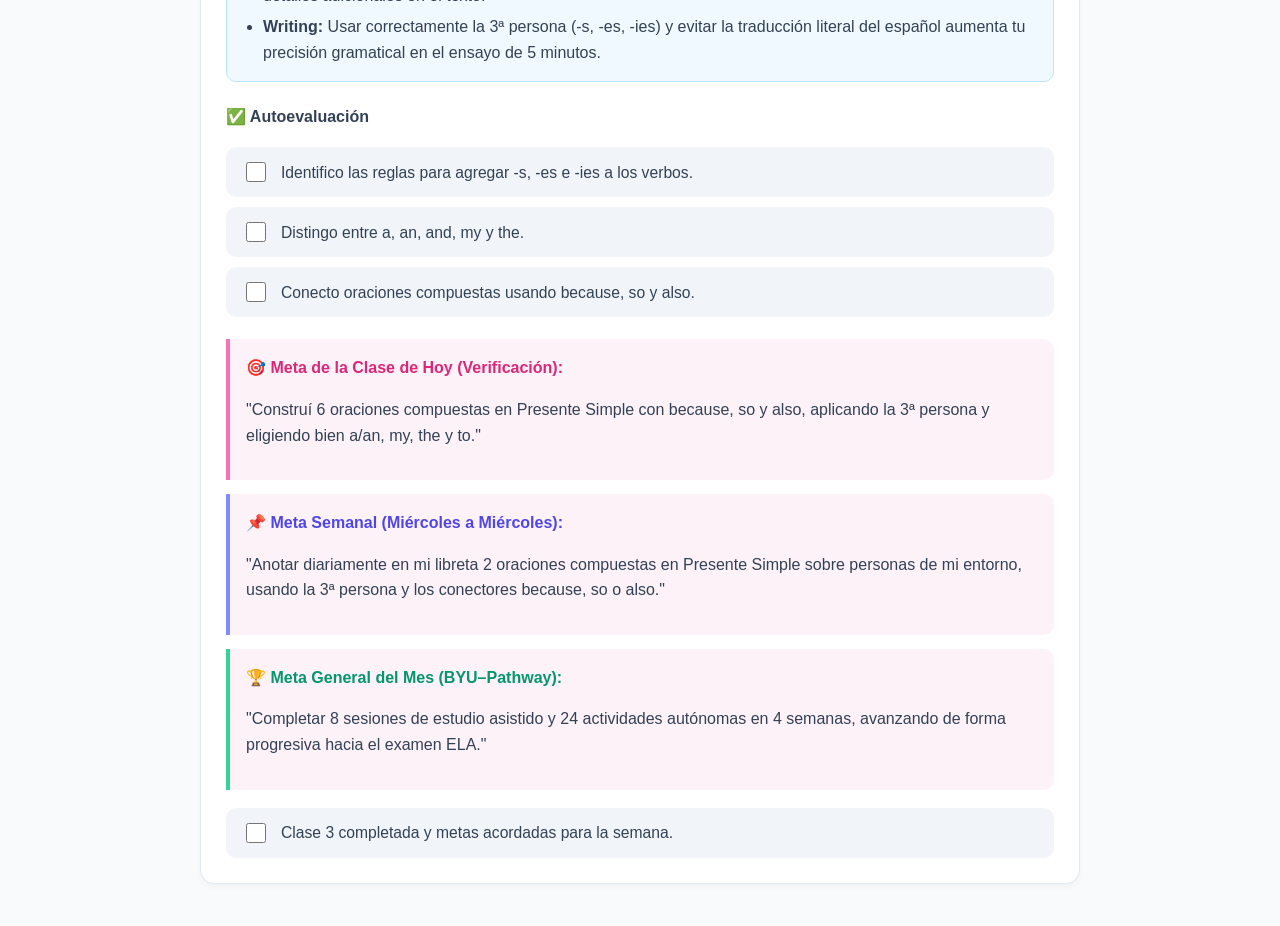
<file: KeygelSalazar/lessons/lesson3.html>
<!DOCTYPE html>
<html lang="es">
<head>
    <meta charset="UTF-8">
    <meta name="viewport" content="width=device-width, initial-scale=1.0">
    <title>Lesson 3: Connecting Ideas and Daily Actions</title>
    <link rel="stylesheet" href="../../assets/course.css">
</head>
<body>

<div class="container">

    <!-- BARRA SUPERIOR -->
    <div class="lesson-topbar">
        <a href="../index.html" class="btn-back">← Volver</a>
    </div>

    <!-- ENCABEZADO -->
    <header>
        <h1>Lesson 3: Connecting Ideas and Daily Actions</h1>
        <div class="subtitle">Cause, addition, articles, and third-person verb rules in Present Simple</div>
    </header>

    <!-- META SMART DE LA CLASE -->
    <div class="card" style="border-left: 5px solid var(--primary); background: #f0f4fe;">
        <div style="font-weight: bold; color: var(--primary); font-size: 1.1rem; margin-bottom: 5px;">
            🎯 Meta de la Clase de Hoy
        </div>
        <p style="margin: 0; font-size: 1.05rem; color: #1e293b;">
            "Construir 6 oraciones compuestas en Presente Simple usando adecuadamente <strong>because</strong>, <strong>so</strong> y <strong>also</strong>, aplicando las reglas de 3ª persona (-s, -es, -ies) y seleccionando correctamente <strong>a/an</strong>, <strong>my</strong>, <strong>the</strong> y <strong>to</strong>."
        </p>
    </div>

    <!-- CÓDIGO DE COLORES Y CONECTORES -->
    <div class="card">
        <div class="section-header">
            <h2>🎨 Today's Colors and Connectors</h2>
            <span class="tag">10 min</span>
        </div>
        <p>Hoy sumamos un quinto color para las palabras pequeñas que conectan y señalan cosas:</p>
        <div class="color-legend">
            <span class="hl-subject">Sujeto (¿Quién?)</span>
            <span class="hl-verb">Verbo (Acción)</span>
            <span class="hl-complement">Complemento (Detalle)</span>
            <span class="hl-connector">Conector</span>
            <span class="hl-preposition">Preposición / Artículo (nuevo)</span>
        </div>

        <div class="vocab-grid">
            <div class="vocab-column">
                <h4>Conectores (Repaso)</h4>
                <span class="hl-connector">and = y</span>
                <span class="hl-connector">first = primero</span>
                <span class="hl-connector">then = luego</span>
            </div>
            <div class="vocab-column">
                <h4>Conectores Nuevos</h4>
                <span class="hl-connector">because = porque</span>
                <span class="hl-connector">so = así que / por eso</span>
                <span class="hl-connector">also = también</span>
            </div>
            <div class="vocab-column">
                <h4>Palabras Pequeñas</h4>
                <span class="hl-preposition">a / an = un, una</span>
                <span class="hl-preposition">the = el, la, los, las</span>
                <span class="hl-preposition">my = mi, mis</span>
                <span class="hl-preposition">to = a / para</span>
            </div>
        </div>

        <div class="nuance-box">
            <div class="nuance-title">🔗 ¿Cómo funcionan because, so y also?</div>
            <p style="margin: 0 0 10px 0; font-size: 0.95rem; color: #78350f;">
                <strong>because</strong> presenta la <em>causa</em> (el porqué):<br>
                <span class="hl-subject">I</span> <span class="hl-verb">eat</span> <span class="hl-complement">a quick breakfast</span> <span class="hl-connector">because</span> <span class="hl-subject">I</span> <span class="hl-verb">leave</span> <span class="hl-complement">early</span>.
            </p>
            <p style="margin: 0 0 10px 0; font-size: 0.95rem; color: #78350f;">
                <strong>so</strong> presenta el <em>resultado</em> (lo que pasa por eso):<br>
                <span class="hl-subject">I</span> <span class="hl-verb">leave</span> <span class="hl-complement">early</span>, <span class="hl-connector">so</span> <span class="hl-subject">I</span> <span class="hl-verb">eat</span> <span class="hl-complement">a quick breakfast</span>.
            </p>
            <p style="margin: 0; font-size: 0.95rem; color: #78350f;">
                <strong>also</strong> <em>agrega</em> otra acción y va <strong>antes del verbo</strong>:<br>
                <span class="hl-subject">She</span> <span class="hl-verb">checks</span> <span class="hl-complement">documents</span>, <span class="hl-connector">and</span> <span class="hl-subject">she</span> <span class="hl-connector">also</span> <span class="hl-verb">writes</span> <span class="hl-complement">emails</span>.
            </p>
        </div>
    </div>

    <!-- REGLAS DE TERCERA PERSONA -->
    <div class="card">
        <div class="section-header">
            <h2>✏️ When Does the Verb Change?</h2>
            <span class="tag">15 min</span>
        </div>
        <p>Con <strong>he</strong>, <strong>she</strong>, <strong>it</strong> o una sola persona (<em>my boss, Karen, my mother</em>) el verbo cambia su final. Hay 4 reglas:</p>

        <div class="rule-grid">
            <div class="rule-card">
                <h4>1. Regla general: +s</h4>
                <div class="rule-when">La mayoría de los verbos</div>
                <span class="rule-example">cook → <span class="hl-verb">cooks</span></span>
                <span class="rule-example">work → <span class="hl-verb">works</span></span>
            </div>
            <div class="rule-card">
                <h4>2. Sonidos fuertes: +es</h4>
                <div class="rule-when">Terminan en -ch, -sh, -s, -x, -z, -o</div>
                <span class="rule-example">watch → <span class="hl-verb">watches</span></span>
                <span class="rule-example">brush → <span class="hl-verb">brushes</span></span>
                <span class="rule-example">go → <span class="hl-verb">goes</span></span>
            </div>
            <div class="rule-card">
                <h4>3. Consonante + y: -ies</h4>
                <div class="rule-when">La "y" se cambia por "ies"</div>
                <span class="rule-example">study → <span class="hl-verb">studies</span></span>
                <span class="rule-example">carry → <span class="hl-verb">carries</span></span>
            </div>
            <div class="rule-card">
                <h4>4. Vocal + y: +s</h4>
                <div class="rule-when">La "y" se queda igual</div>
                <span class="rule-example">pray → <span class="hl-verb">prays</span></span>
                <span class="rule-example">play → <span class="hl-verb">plays</span></span>
            </div>
        </div>

        <div class="formula-box">
            <span class="hl-subject">My coworker</span>
            <span class="hl-verb">studies</span>
            <span class="hl-complement">English</span>
            <span class="hl-connector">because</span>
            <span class="hl-subject">she</span>
            <span class="hl-verb">wants</span>
            <span class="hl-preposition">to</span>
            <span class="hl-verb">travel</span>.
        </div>
    </div>

    <!-- INGLÉS NATURAL VS TRADUCCIÓN LITERAL -->
    <div class="card">
        <div class="section-header">
            <h2>🧠 Natural English vs. Literal Translation</h2>
            <span class="tag">10 min</span>
        </div>
        <p>Algunas frases no se traducen palabra por palabra desde el español:</p>

        <p style="margin-bottom: 0;"><strong>"Voy al trabajo"</strong></p>
        <div class="compare-row">
            <div class="compare-cell literal">
                <div class="compare-label">✖ Literal</div>
                I go to <s>the</s> work.
            </div>
            <div class="compare-cell natural">
                <div class="compare-label">✔ Natural</div>
                <span class="hl-subject">I</span> <span class="hl-verb">go</span> <span class="hl-preposition">to</span> <span class="hl-complement">work</span>.
                <div style="font-size: 0.85rem; color: #166534; margin-top: 4px;">Lugares de rutina fija (work, school, bed) no llevan "the".</div>
            </div>
        </div>

        <p style="margin-bottom: 0;"><strong>"Cocina y limpia"</strong></p>
        <div class="compare-row">
            <div class="compare-cell literal">
                <div class="compare-label">✖ Confusión común</div>
                She cooks <s>an</s> cleans.
            </div>
            <div class="compare-cell natural">
                <div class="compare-label">✔ Natural</div>
                <span class="hl-subject">She</span> <span class="hl-verb">cooks</span> <span class="hl-connector">and</span> <span class="hl-verb">cleans</span>.
                <div style="font-size: 0.85rem; color: #166534; margin-top: 4px;"><strong>and</strong> une acciones. <strong>an</strong> va solo antes de una cosa que empieza con sonido de vocal: <em>an apple, an email</em>.</div>
            </div>
        </div>

        <p style="margin-bottom: 0;"><strong>Los dos usos de "to"</strong></p>
        <div class="compare-row">
            <div class="compare-cell natural" style="background: #fff1f2; border-color: #fecdd3;">
                <div class="compare-label" style="color: #9f1239;">📍 Destino (a dónde)</div>
                <span class="hl-subject">I</span> <span class="hl-verb">go</span> <span class="hl-preposition">to</span> <span class="hl-complement">the office</span>.
            </div>
            <div class="compare-cell natural" style="background: #fff1f2; border-color: #fecdd3;">
                <div class="compare-label" style="color: #9f1239;">⚙️ Antes de otro verbo</div>
                <span class="hl-subject">I</span> <span class="hl-verb">get ready</span> <span class="hl-preposition">to</span> <span class="hl-verb">go</span>.
            </div>
        </div>

        <div class="nuance-box">
            <div class="nuance-title">⚡ Nuance Box: Quick vs. Fast</div>
            <div class="compare-row" style="margin: 0;">
                <div style="background: white; border-radius: 8px; padding: 12px; border: 1px solid #fde68a;">
                    <strong>Quick</strong> = dura poco tiempo<br>
                    <span style="font-size: 0.95rem;">I take <strong>a quick shower</strong>. <em>(una ducha corta)</em></span>
                </div>
                <div style="background: white; border-radius: 8px; padding: 12px; border: 1px solid #fde68a;">
                    <strong>Fast</strong> = alta velocidad<br>
                    <span style="font-size: 0.95rem;">He <strong>walks fast</strong>. <em>(camina rápido)</em></span>
                </div>
            </div>
        </div>
    </div>

    <!-- ACTIVIDAD 1: PALABRAS PEQUEÑAS -->
    <div class="card">
        <div class="section-header">
            <h2>🔍 Small Words Challenge</h2>
            <span class="tag">Actividad interactiva</span>
        </div>
        <p class="instruction">Select the correct option to complete each sentence.</p>
        <button class="es-toggle" onclick="toggleSpanish(this)">👁️ Ver en español / Show Spanish</button>
        <p class="es-text">Selecciona la opción correcta para completar cada oración.</p>

        <div class="exercise-box" style="margin-top: 18px;">
            <p class="exercise-sentence">1. "I get ready _____ go _____ work at 7:00 AM."</p>
            <div class="word-selector" style="justify-content: center;">
                <button class="word-btn" onclick="checkChoice('a1', this, true)">to / to</button>
                <button class="word-btn" onclick="checkChoice('a1', this, false, 'Recuerda: después de otro verbo usamos <strong>to</strong> (get ready to go), y para ir a un lugar también (go to work). <strong>an</strong> no puede ir antes de un verbo.')">an / to</button>
                <button class="word-btn" onclick="checkChoice('a1', this, false, 'Casi: el primer espacio está bien, pero <strong>go to work</strong> no lleva <strong>the</strong> porque es una rutina fija.')">to / the</button>
            </div>
            <div id="a1-feedback" class="feedback-message"></div>
        </div>

        <div class="exercise-box">
            <p class="exercise-sentence">2. "My mother prepares _____ apple and drinks tea in _____ kitchen."</p>
            <div class="word-selector" style="justify-content: center;">
                <button class="word-btn" onclick="checkChoice('a2', this, false, '¿Cómo empieza la palabra <strong>apple</strong>? Si empieza con sonido de vocal, usamos <strong>an</strong>, no <strong>a</strong>.')">a / my</button>
                <button class="word-btn" onclick="checkChoice('a2', this, true)">an / the</button>
                <button class="word-btn" onclick="checkChoice('a2', this, false, '<strong>and</strong> une acciones, no va antes de una cosa. Antes de <strong>apple</strong> necesitamos un artículo.')">and / a</button>
            </div>
            <div id="a2-feedback" class="feedback-message"></div>
        </div>

        <div class="exercise-box">
            <p class="exercise-sentence">3. "He cooks dinner _____ cleans the house every evening."</p>
            <div class="word-selector" style="justify-content: center;">
                <button class="word-btn" onclick="checkChoice('a3', this, false, 'Suenan parecido, pero <strong>an</strong> es un artículo. Para unir dos acciones (cooks + cleans) usamos <strong>and</strong>.')">an</button>
                <button class="word-btn" onclick="checkChoice('a3', this, true)">and</button>
                <button class="word-btn" onclick="checkChoice('a3', this, false, '<strong>to</strong> va antes de un verbo en su forma base (to clean). Aquí <strong>cleans</strong> ya está conjugado: necesitamos unir dos acciones.')">to</button>
            </div>
            <div id="a3-feedback" class="feedback-message"></div>
        </div>

        <div class="exercise-box">
            <p class="exercise-sentence">4. "I visit _____ boss _____ ask about the new project."</p>
            <div class="word-selector" style="justify-content: center;">
                <button class="word-btn" onclick="checkChoice('a4', this, true)">my / and</button>
                <button class="word-btn" onclick="checkChoice('a4', this, false, 'Revisa el segundo espacio: <strong>an</strong> no puede unir dos acciones (visit + ask). ¿Qué palabra significa &quot;y&quot;?')">the / an</button>
                <button class="word-btn" onclick="checkChoice('a4', this, false, '¿De quién es el jefe? Necesitamos una palabra que indique dueño (<strong>my</strong>). Además, <strong>so</strong> indica resultado, no suma acciones.')">to / so</button>
            </div>
            <div id="a4-feedback" class="feedback-message"></div>
        </div>
    </div>

    <!-- ACTIVIDAD 2: VERBOS Y CONECTORES -->
    <div class="card">
        <div class="section-header">
            <h2>🔗 Verbs and Connectors Challenge</h2>
            <span class="tag">Actividad interactiva</span>
        </div>
        <p class="instruction">Complete the compound sentences with the correct verb forms and connectors.</p>
        <button class="es-toggle" onclick="toggleSpanish(this)">👁️ Ver en español / Show Spanish</button>
        <p class="es-text">Completa las oraciones compuestas con la forma verbal y conectores correctos.</p>

        <div class="exercise-box" style="margin-top: 18px;">
            <p class="exercise-sentence">1. "Karen _____ a quick breakfast _____ she leaves early."</p>
            <div class="word-selector" style="justify-content: center;">
                <button class="word-btn" onclick="checkChoice('b1', this, false, '<strong>Karen</strong> es una sola persona (she): el verbo necesita <strong>-s</strong>. Y &quot;sale temprano&quot; es la <em>causa</em>, no el resultado.')">cook / so</button>
                <button class="word-btn" onclick="checkChoice('b1', this, true)">cooks / because</button>
                <button class="word-btn" onclick="checkChoice('b1', this, false, 'El verbo está bien. Pero &quot;sale temprano&quot; explica <em>por qué</em> desayuna rápido: ¿qué conector presenta una causa?')">cooks / also</button>
            </div>
            <div id="b1-feedback" class="feedback-message"></div>
        </div>

        <div class="exercise-box">
            <p class="exercise-sentence">2. "David works fast, _____ he finishes his tasks, and he _____ writes reports."</p>
            <div class="word-selector" style="justify-content: center;">
                <button class="word-btn" onclick="checkChoice('b2', this, true)">so / also</button>
                <button class="word-btn" onclick="checkChoice('b2', this, false, 'Terminar sus tareas es el <em>resultado</em> de trabajar rápido, no la causa. ¿Qué conector presenta un resultado?')">because / also</button>
                <button class="word-btn" onclick="checkChoice('b2', this, false, 'El primer espacio está bien. Pero <strong>an</strong> es un artículo y no puede ir antes de un verbo. ¿Qué palabra significa &quot;también&quot;?')">so / an</button>
            </div>
            <div id="b2-feedback" class="feedback-message"></div>
        </div>

        <div class="exercise-box">
            <p class="exercise-sentence">3. "My coworker _____ his desk, and he also _____ emails."</p>
            <div class="word-selector" style="justify-content: center;">
                <button class="word-btn" onclick="checkChoice('b3', this, false, '<strong>My coworker</strong> y <strong>he</strong> son tercera persona: los dos verbos necesitan <strong>-s</strong>.')">clean / check</button>
                <button class="word-btn" onclick="checkChoice('b3', this, true)">cleans / checks</button>
                <button class="word-btn" onclick="checkChoice('b3', this, false, 'El primero está bien. Pero después de <strong>he also</strong> el verbo sigue siendo tercera persona: ¿le falta algo a <strong>check</strong>?')">cleans / check</button>
            </div>
            <div id="b3-feedback" class="feedback-message"></div>
        </div>

        <div class="exercise-box">
            <p class="exercise-sentence">4. "She takes a quick shower _____ she wants _____ arrive on time."</p>
            <div class="word-selector" style="justify-content: center;">
                <button class="word-btn" onclick="checkChoice('b4', this, false, 'Llegar a tiempo es la <em>razón</em> de la ducha corta. ¿Qué conector explica el porqué?')">so / to</button>
                <button class="word-btn" onclick="checkChoice('b4', this, true)">because / to</button>
                <button class="word-btn" onclick="checkChoice('b4', this, false, 'El conector está bien. Pero entre dos verbos (wants + arrive) usamos <strong>to</strong>, no <strong>the</strong>.')">because / the</button>
            </div>
            <div id="b4-feedback" class="feedback-message"></div>
        </div>
    </div>

    <!-- PAUSA ACTIVA -->
    <div class="card pause-card">
        <h3>☕ Pausa Activa</h3>
        <p><strong>Tiempo: 10 minutos</strong> - Toma agua, estírate y descansa la vista mirando algo lejano antes de leer.</p>
        <label class="checkbox-container" style="justify-content: center; background: white;">
            <input type="checkbox">
            <span>Descanso completado. ¡Continuamos!</span>
        </label>
    </div>

    <!-- LECTURA ESTILO ELA -->
    <div class="card">
        <div class="section-header">
            <h2>📖 Read Like the ELA Test</h2>
            <span class="tag">Comprensión lectora</span>
        </div>
        <p class="instruction">Read the text carefully and answer the multiple-choice questions below.</p>
        <button class="es-toggle" onclick="toggleSpanish(this)">👁️ Ver en español / Show Spanish</button>
        <p class="es-text">Lee el texto atentamente y responde las preguntas de opción múltiple.</p>

        <blockquote id="readingArticle" style="background: #f8fafc; padding: 16px; border-left: 4px solid var(--primary); margin: 15px 0; font-size: 1.05rem;">
            Karen has a busy routine. First, she gets ready to go to work at 7:30 AM. She prepares a quick breakfast because she leaves early. At the office, she checks important documents, and she also writes emails. She works fast, so she finishes all her tasks before 5:00 PM.
        </blockquote>

        <p><strong>Question 1:</strong> Why does Karen prepare a quick breakfast?</p>
        <div>
            <div class="interactive-option" onclick="checkQuiz('reading-q1', this, false)">A) Because she stays at home.</div>
            <div class="interactive-option" onclick="checkQuiz('reading-q1', this, true)">B) Because she leaves early for work.</div>
            <div class="interactive-option" onclick="checkQuiz('reading-q1', this, false)">C) Because she doesn't cook.</div>
        </div>
        <div id="reading-q1-feedback" class="feedback-message"></div>

        <p style="margin-top: 20px;"><strong>Question 2:</strong> What does Karen do at the office in addition to checking documents?</p>
        <div>
            <div class="interactive-option" onclick="checkQuiz('reading-q2', this, false)">A) She cooks lunch.</div>
            <div class="interactive-option" onclick="checkQuiz('reading-q2', this, true)">B) She also writes emails.</div>
            <div class="interactive-option" onclick="checkQuiz('reading-q2', this, false)">C) She takes a nap.</div>
        </div>
        <div id="reading-q2-feedback" class="feedback-message"></div>

        <p style="margin-top: 20px;"><strong>Question 3:</strong> What is the result of Karen working fast?</p>
        <div>
            <div class="interactive-option" onclick="checkQuiz('reading-q3', this, true)">A) She finishes all her tasks before 5:00 PM.</div>
            <div class="interactive-option" onclick="checkQuiz('reading-q3', this, false)">B) She goes home at 8:00 PM.</div>
            <div class="interactive-option" onclick="checkQuiz('reading-q3', this, false)">C) She reads a book at the office.</div>
        </div>
        <div id="reading-q3-feedback" class="feedback-message"></div>

        <button class="word-btn" id="revealStructureBtn" style="margin-top: 18px;" onclick="toggleStructure()">👁️ Ver Estructura</button>

        <label class="checkbox-container">
            <input type="checkbox">
            <span>Respondí las preguntas y encontré because, so y also en el texto.</span>
        </label>
    </div>

    <!-- TALLER DE ESCRITURA: 6 ORACIONES -->
    <div class="card">
        <div class="section-header">
            <h2>✍️ Your Turn: 6 Connected Sentences</h2>
            <span class="tag">5 min</span>
        </div>
        <p class="instruction">Write 6 sentences about your day. Use because, so, and also at least two times each.</p>
        <button class="es-toggle" onclick="toggleSpanish(this)">👁️ Ver en español / Show Spanish</button>
        <p class="es-text">Escribe 6 oraciones sobre tu día. Usa because, so y also al menos dos veces cada uno.</p>

        <div class="example-box" style="font-size: 1rem;">
            <div class="example-tag">Ejemplo</div>
            <span class="hl-subject">My boss</span> <span class="hl-verb">checks</span> <span class="hl-complement">reports</span> <span class="hl-connector">because</span> <span class="hl-subject">he</span> <span class="hl-verb">wants</span> <span class="hl-preposition">to</span> <span class="hl-verb">finish</span> <span class="hl-complement">early</span>.
        </div>

        <div class="timer-bar">
            <span class="timer-display" id="timerDisplay">05:00</span>
            <button class="timer-btn" onclick="startTimer()">▶ Iniciar Cronómetro</button>
        </div>

        <textarea id="writingArea" rows="7" placeholder="Escribe aquí tus 6 oraciones..."></textarea>

        <button class="word-btn" style="margin-top: 12px;" onclick="reviewWriting()">🔎 Revisión Visual</button>

        <div class="review-box" id="reviewBox"></div>

        <label class="checkbox-container">
            <input type="checkbox">
            <span>Escribí mis 6 oraciones y revisé mi borrador.</span>
        </label>
    </div>

    <!-- CIERRE Y METAS -->
    <div class="card">
        <div class="section-header">
            <h2>🎯 Cierre y Metas de Progreso</h2>
        </div>

        <div class="pathway-box">
            <div class="pathway-title">💡 How today's lesson helps you in the Pathway ELA Test</div>
            <ul>
                <li><strong>Reading:</strong> Reconocer <span class="hl-connector">because</span>, <span class="hl-connector">so</span> y <span class="hl-connector">also</span> te ayuda a identificar rápidamente causa, resultado y detalles adicionales en el texto.</li>
                <li style="margin-top: 6px;"><strong>Writing:</strong> Usar correctamente la 3ª persona (-s, -es, -ies) y evitar la traducción literal del español aumenta tu precisión gramatical en el ensayo de 5 minutos.</li>
            </ul>
        </div>

        <h4 style="margin-bottom: 0;">✅ Autoevaluación</h4>
        <label class="checkbox-container">
            <input type="checkbox">
            <span>Identifico las reglas para agregar -s, -es e -ies a los verbos.</span>
        </label>
        <label class="checkbox-container" style="margin-top: 10px;">
            <input type="checkbox">
            <span>Distingo entre a, an, and, my y the.</span>
        </label>
        <label class="checkbox-container" style="margin-top: 10px; margin-bottom: 22px;">
            <input type="checkbox">
            <span>Conecto oraciones compuestas usando because, so y also.</span>
        </label>

        <div class="meta-box">
            <div class="meta-title">🎯 Meta de la Clase de Hoy (Verificación):</div>
            <p>"Construí 6 oraciones compuestas en Presente Simple con because, so y also, aplicando la 3ª persona y eligiendo bien a/an, my, the y to."</p>
        </div>

        <div class="meta-box" style="border-left-color: #818cf8;">
            <div class="meta-title" style="color: #4f46e5;">📌 Meta Semanal (Miércoles a Miércoles):</div>
            <p>"Anotar diariamente en mi libreta 2 oraciones compuestas en Presente Simple sobre personas de mi entorno, usando la 3ª persona y los conectores because, so o also."</p>
        </div>

        <div class="meta-box" style="border-left-color: #34d399;">
            <div class="meta-title" style="color: #059669;">🏆 Meta General del Mes (BYU–Pathway):</div>
            <p>"Completar 8 sesiones de estudio asistido y 24 actividades autónomas en 4 semanas, avanzando de forma progresiva hacia el examen ELA."</p>
        </div>

        <label class="checkbox-container">
            <input type="checkbox">
            <span>Clase 3 completada y metas acordadas para la semana.</span>
        </label>
    </div>

</div>

<!-- SCRIPT DE INTERACTIVIDAD -->
<script>
    /* ---------- INSTRUCCIONES BILINGÜES ---------- */

    function toggleSpanish(btn) {
        const text = btn.nextElementSibling;
        const isOpen = text.classList.toggle('is-open');
        btn.textContent = isOpen ? '🙈 Ocultar español / Hide Spanish' : '👁️ Ver en español / Show Spanish';
    }

    /* ---------- ACTIVIDADES 1 Y 2: SELECCIÓN CON PISTAS ---------- */

    function checkChoice(itemId, btn, isCorrect, hint) {
        const feedbackEl = document.getElementById(itemId + '-feedback');
        feedbackEl.style.display = 'block';

        btn.parentElement.querySelectorAll('.word-btn').forEach(b => {
            b.classList.remove('is-correct', 'is-wrong');
        });

        if (isCorrect) {
            btn.classList.add('is-correct');
            feedbackEl.className = 'feedback-message feedback-success';
            feedbackEl.innerHTML = '✔ Excellent! You identified the correct words.';
        } else {
            btn.classList.add('is-wrong');
            feedbackEl.className = 'feedback-message feedback-error';
            feedbackEl.innerHTML = '❓ ' + hint;
        }
    }

    /* ---------- COMPRENSIÓN LECTORA: SELECCIÓN DE RESPUESTAS ---------- */

    function checkQuiz(quizId, element, isCorrect) {
        const feedbackEl = document.getElementById(quizId + '-feedback');
        feedbackEl.style.display = 'block';

        element.parentElement.querySelectorAll('.interactive-option').forEach(opt => {
            opt.style.borderColor = '#cbd5e1';
            opt.style.backgroundColor = 'white';
        });

        if (isCorrect) {
            element.style.borderColor = '#10b981';
            element.style.backgroundColor = '#d1fae5';
            feedbackEl.className = 'feedback-message feedback-success';
            feedbackEl.innerHTML = '✔ Excellent! Correct answer.';
        } else {
            element.style.borderColor = '#ef4444';
            element.style.backgroundColor = '#fee2e2';
            feedbackEl.className = 'feedback-message feedback-error';
            feedbackEl.innerHTML = '✖ Not quite. Busca el conector (because, so, also) en el texto y vuelve a intentarlo.';
        }
    }

    /* ---------- COMPRENSIÓN LECTORA: REVELAR ESTRUCTURA ---------- */

    const plainArticle = 'Karen has a busy routine. First, she gets ready to go to work at 7:30 AM. She prepares a quick breakfast because she leaves early. At the office, she checks important documents, and she also writes emails. She works fast, so she finishes all her tasks before 5:00 PM.';

    const highlightedArticle =
        '<span class="hl-subject">Karen</span> <span class="hl-verb">has</span> <span class="hl-preposition">a</span> <span class="hl-complement">busy routine</span>. ' +
        '<span class="hl-connector">First</span>, <span class="hl-subject">she</span> <span class="hl-verb">gets ready</span> <span class="hl-preposition">to</span> <span class="hl-verb">go</span> <span class="hl-preposition">to</span> <span class="hl-complement">work at 7:30 AM</span>. ' +
        '<span class="hl-subject">She</span> <span class="hl-verb">prepares</span> <span class="hl-preposition">a</span> <span class="hl-complement">quick breakfast</span> <span class="hl-connector">because</span> <span class="hl-subject">she</span> <span class="hl-verb">leaves</span> <span class="hl-complement">early</span>. ' +
        'At <span class="hl-preposition">the</span> office, <span class="hl-subject">she</span> <span class="hl-verb">checks</span> <span class="hl-complement">important documents</span>, <span class="hl-connector">and</span> <span class="hl-subject">she</span> <span class="hl-connector">also</span> <span class="hl-verb">writes</span> <span class="hl-complement">emails</span>. ' +
        '<span class="hl-subject">She</span> <span class="hl-verb">works</span> <span class="hl-complement">fast</span>, <span class="hl-connector">so</span> <span class="hl-subject">she</span> <span class="hl-verb">finishes</span> <span class="hl-complement">all her tasks before 5:00 PM</span>.';

    let structureVisible = false;

    function toggleStructure() {
        const articleEl = document.getElementById('readingArticle');
        const btn = document.getElementById('revealStructureBtn');

        structureVisible = !structureVisible;

        if (structureVisible) {
            articleEl.innerHTML = highlightedArticle;
            btn.textContent = '🙈 Ocultar Estructura';
        } else {
            articleEl.textContent = plainArticle;
            btn.textContent = '👁️ Ver Estructura';
        }
    }

    /* ---------- TALLER DE ESCRITURA: CRONÓMETRO ---------- */

    let timerSeconds = 300;
    let timerInterval = null;

    function updateTimerDisplay() {
        const minutes = Math.floor(timerSeconds / 60).toString().padStart(2, '0');
        const seconds = (timerSeconds % 60).toString().padStart(2, '0');
        document.getElementById('timerDisplay').textContent = minutes + ':' + seconds;
    }

    function startTimer() {
        if (timerInterval) return;
        timerInterval = setInterval(() => {
            if (timerSeconds <= 0) {
                clearInterval(timerInterval);
                timerInterval = null;
                document.getElementById('timerDisplay').textContent = '¡Tiempo!';
                return;
            }
            timerSeconds--;
            updateTimerDisplay();
        }, 1000);
    }

    /* ---------- TALLER DE ESCRITURA: REVISIÓN VISUAL ----------
       Cuenta oraciones y conectores, y detecta los dos errores
       típicos de hoy: "go to the work" y "a" antes de vocal. */

    function countWord(text, word) {
        const matches = text.match(new RegExp('\\b' + word + '\\b', 'g'));
        return matches ? matches.length : 0;
    }

    function reviewWriting() {
        const raw = document.getElementById('writingArea').value;
        const text = raw.toLowerCase();
        const sentences = raw.split(/[.!?]+/).filter(s => s.trim().length > 0).length;

        const counts = {
            because: countWord(text, 'because'),
            so: countWord(text, 'so'),
            also: countWord(text, 'also')
        };

        const tips = [];
        if (/\b(go|goes) to the (work|school|bed)\b/.test(text)) {
            tips.push('Revisa "go to <strong>the</strong> work": las rutinas fijas no llevan "the" → <em>go to work</em>.');
        }
        const aBeforeVowel = text.match(/\ba [aeiou]\w*/g);
        if (aBeforeVowel) {
            tips.push('Revisa: <em>' + aBeforeVowel.join(', ') + '</em>. Antes de sonido de vocal usamos <strong>an</strong>.');
        }

        const box = document.getElementById('reviewBox');
        box.style.display = 'block';

        const goalMet = sentences >= 6 && counts.because >= 2 && counts.so >= 2 && counts.also >= 2;
        const message = goalMet
            ? '✔ ¡Meta cumplida! 6 oraciones con because, so y also.'
            : '💡 Vas bien. Revisa la lista y completa lo que falta.';

        let html = '<strong>' + message + '</strong><ul>' +
            '<li>Oraciones: ' + sentences + ' / 6</li>' +
            '<li><span class="hl-connector">because</span>: ' + counts.because + ' / 2</li>' +
            '<li><span class="hl-connector">so</span>: ' + counts.so + ' / 2</li>' +
            '<li><span class="hl-connector">also</span>: ' + counts.also + ' / 2</li>';
        tips.forEach(t => { html += '<li>' + t + '</li>'; });
        html += '</ul><p style="margin: 8px 0 0 0; font-size: 0.9rem;">Recuerda revisar tú misma la <strong>-s / -es / -ies</strong> de cada verbo con he, she o un nombre.</p>';

        box.innerHTML = html;
    }
</script>

</body>
</html>
</file>
<file: src/theme/tokens.css>
/* ==========================================================
   ENGLISH GUIDE — SISTEMA DE DISEÑO COMPARTIDO
   Un solo lugar para colores, tipografía, radios y componentes
   básicos. Lo usan el Teacher Center (tema oscuro), el portal
   del estudiante y las lecciones (tema claro).
   ========================================================== */
@import url('https://fonts.googleapis.com/css2?family=Inter:wght@400;500;600;700;800&display=swap');

:root {
  /* Marca */
  --brand-cyan: #06b6d4;
  --brand-emerald: #10b981;
  --brand-gradient: linear-gradient(120deg, #06b6d4, #10b981);
  --brand-ink: #022c22;           /* texto sobre el degradado */

  /* Estados */
  --ok: #10b981;
  --warn: #f59e0b;
  --danger: #f43f5e;
  --info: #06b6d4;

  /* Perfiles de aprendizaje */
  --perfil-V: #8b5cf6;
  --perfil-P: #f59e0b;
  --perfil-A: #0ea5e9;

  /* Forma */
  --radius-sm: 8px;
  --radius: 12px;
  --radius-lg: 18px;
  --font: 'Inter', system-ui, -apple-system, 'Segoe UI', sans-serif;
  --mono: ui-monospace, 'SFMono-Regular', Menlo, Consolas, monospace;
}

/* ---------- Tema claro (estudiante y lecciones) ---------- */
.theme-light {
  --bg: #f4f7fb;
  --surface: #ffffff;
  --surface-2: #f8fafc;
  --border: #e2e8f0;
  --border-strong: #cbd5e1;
  --text: #1e293b;
  --text-2: #475569;
  --muted: #64748b;
  --primary: #0891b2;
  --primary-soft: #e0f7fb;
  --shadow: 0 1px 2px rgba(15, 23, 42, .04), 0 6px 18px rgba(15, 23, 42, .05);
}

/* ---------- Tema oscuro (Teacher Center) ---------- */
.theme-dark {
  --bg: #0b1220;
  --surface: #111a2e;
  --surface-2: #0e1628;
  --border: #1f2a44;
  --border-strong: #2c3a5a;
  --text: #e2e8f0;
  --text-2: #cbd5e1;
  --muted: #8b9ab5;
  --primary: #22d3ee;
  --primary-soft: rgba(34, 211, 238, .12);
  --shadow: 0 10px 30px rgba(0, 0, 0, .35);
  color-scheme: dark;
}

* { box-sizing: border-box; }
html { -webkit-text-size-adjust: 100%; }
body {
  margin: 0;
  background: var(--bg);
  color: var(--text);
  font-family: var(--font);
  line-height: 1.55;
  min-height: 100vh;
}
a { color: var(--primary); }
h1, h2, h3, h4 { line-height: 1.25; margin: 0 0 .5em; }
[hidden] { display: none !important; }

/* ---------- Componentes base ---------- */
.card {
  background: var(--surface);
  border: 1px solid var(--border);
  border-radius: var(--radius-lg);
  padding: 22px;
  box-shadow: var(--shadow);
}

.btn {
  display: inline-flex; align-items: center; justify-content: center; gap: 8px;
  padding: 10px 18px;
  border-radius: var(--radius);
  border: 1px solid var(--border-strong);
  background: var(--surface);
  color: var(--text);
  font: 600 .95rem/1.2 var(--font);
  text-decoration: none;
  cursor: pointer;
  transition: transform .12s ease, background .15s ease, border-color .15s ease, opacity .15s;
}
.btn:hover { border-color: var(--primary); }
.btn:active { transform: translateY(1px); }
.btn:disabled { opacity: .55; cursor: not-allowed; }
.btn-primary { background: var(--brand-gradient); color: var(--brand-ink); border: 0; }
.btn-primary:hover { filter: brightness(1.07); }
.btn-ghost { background: transparent; border-color: transparent; color: var(--muted); }
.btn-ghost:hover { color: var(--text); background: var(--surface-2); }
.btn-danger { background: transparent; border-color: var(--danger); color: var(--danger); }
.btn-danger:hover { background: rgba(244, 63, 94, .1); }
.btn-block { width: 100%; }
.btn-lg { padding: 14px 20px; font-size: 1.02rem; }

.input, .textarea, .select {
  width: 100%;
  padding: 11px 13px;
  border-radius: var(--radius-sm);
  border: 1px solid var(--border-strong);
  background: var(--surface-2);
  color: var(--text);
  font: 400 1rem/1.4 var(--font);
  outline: none;
  transition: border-color .15s, box-shadow .15s;
}
.input:focus, .textarea:focus, .select:focus {
  border-color: var(--primary);
  box-shadow: 0 0 0 3px var(--primary-soft);
}
.textarea { min-height: 110px; resize: vertical; }
.field { margin-bottom: 14px; }
.field-label { display: block; font-weight: 600; font-size: .88rem; margin-bottom: 6px; color: var(--text-2); }
.field-help { font-size: .8rem; color: var(--muted); margin-top: 4px; }

.badge {
  display: inline-flex; align-items: center; gap: 6px;
  padding: 3px 10px; border-radius: 999px;
  font-size: .75rem; font-weight: 600;
  border: 1px solid transparent; white-space: nowrap;
}
.badge-ok { color: var(--ok); background: rgba(16, 185, 129, .12); border-color: rgba(16, 185, 129, .3); }
.badge-warn { color: var(--warn); background: rgba(245, 158, 11, .12); border-color: rgba(245, 158, 11, .3); }
.badge-muted { color: var(--muted); background: var(--surface-2); border-color: var(--border); }
.badge-danger { color: var(--danger); background: rgba(244, 63, 94, .1); border-color: rgba(244, 63, 94, .3); }
.badge-perfil-V { color: var(--perfil-V); background: rgba(139, 92, 246, .12); border-color: rgba(139, 92, 246, .3); }
.badge-perfil-P { color: var(--perfil-P); background: rgba(245, 158, 11, .12); border-color: rgba(245, 158, 11, .3); }
.badge-perfil-A { color: var(--perfil-A); background: rgba(14, 165, 233, .12); border-color: rgba(14, 165, 233, .3); }

.error-text { color: var(--danger); font-size: .88rem; min-height: 1.2em; margin-top: 8px; }
.muted { color: var(--muted); }
.center { text-align: center; }

/* Pestañas */
.tabs { display: flex; gap: 4px; padding: 4px; background: var(--surface-2); border: 1px solid var(--border); border-radius: var(--radius); }
.tab {
  flex: 1; padding: 10px 14px; border: 0; border-radius: var(--radius-sm);
  background: transparent; color: var(--muted);
  font: 600 .95rem var(--font); cursor: pointer;
}
.tab[aria-selected="true"] { background: var(--surface); color: var(--text); box-shadow: var(--shadow); }

/* Login centrado (docente y estudiante) */
.auth-wrap { min-height: 100vh; display: grid; place-items: center; padding: 16px; }
.auth-card { width: 100%; max-width: 400px; text-align: center; padding: 32px 26px; }
.auth-logo {
  width: 60px; height: 60px; margin: 0 auto 18px; border-radius: 18px;
  display: grid; place-items: center; font-size: 26px; color: #fff;
  background: var(--brand-gradient); box-shadow: 0 10px 24px rgba(6, 182, 212, .25);
}
.auth-card .input { text-align: center; letter-spacing: .2em; font-size: 1.15rem; font-weight: 600; }

/* Toast */
.toast {
  position: fixed; right: 16px; bottom: 16px; z-index: 100;
  max-width: calc(100vw - 32px);
  padding: 12px 16px; border-radius: var(--radius);
  background: #0f172a; color: #f8fafc; border: 1px solid #334155;
  box-shadow: 0 10px 30px rgba(0, 0, 0, .3);
  font-size: .9rem; opacity: 0; transform: translateY(10px);
  pointer-events: none; transition: opacity .2s, transform .2s;
}
.toast.show { opacity: 1; transform: translateY(0); }
.toast-error { border-color: var(--danger); }

@keyframes shake { 0%,100%{transform:translateX(0)} 20%,60%{transform:translateX(-8px)} 40%,80%{transform:translateX(8px)} }
.shake { animation: shake .4s cubic-bezier(.36,.07,.19,.97) both; }

@media (prefers-reduced-motion: reduce) { * { transition: none !important; animation: none !important; } }

/* ---------- Componentes compartidos adicionales ---------- */
.card-head { display: flex; align-items: center; justify-content: space-between; gap: 12px; flex-wrap: wrap; margin-bottom: 16px; }
.card-title { font-size: 1.1rem; margin: 0; display: flex; align-items: center; gap: 8px; }
.card-actions { display: flex; gap: 8px; align-items: center; flex-wrap: wrap; }
.auth-title { font-size: 1.5rem; margin-bottom: 4px; }
.auth-card .btn { margin-top: 4px; }
.small { font-size: .85rem; }
.select-sm { width: auto; padding: 8px 10px; font-size: .9rem; }
.btn-row { display: flex; gap: 10px; justify-content: center; flex-wrap: wrap; margin: 12px 0; }

.spinner {
  width: 16px; height: 16px; border-radius: 50%; display: inline-block; flex: none;
  border: 2px solid currentColor; border-right-color: transparent;
  animation: spin .7s linear infinite; vertical-align: -3px;
}
@keyframes spin { to { transform: rotate(360deg); } }

.state { display: flex; flex-direction: column; align-items: center; gap: 8px; padding: 32px 16px; text-align: center; color: var(--muted); }
.state-error { color: var(--danger); }
.state-icon { font-size: 2rem; }
.state strong { color: var(--text); }

.modal {
  width: min(560px, calc(100vw - 32px)); max-height: calc(100vh - 32px);
  padding: 0; border: 1px solid var(--border); border-radius: var(--radius-lg);
  background: var(--surface); color: var(--text); box-shadow: var(--shadow);
}
.modal::backdrop { background: rgba(2, 6, 23, .65); backdrop-filter: blur(3px); }
.modal-head { display: flex; justify-content: space-between; align-items: center; padding: 16px 20px; border-bottom: 1px solid var(--border); }
.modal-head h2 { margin: 0; font-size: 1.15rem; }
.modal-body { padding: 20px; overflow-y: auto; }
.modal-foot { padding: 14px 20px; border-top: 1px solid var(--border); }

.code-pill {
  display: inline-block; font-family: var(--mono); font-size: .8rem; font-weight: 600; letter-spacing: .08em;
  padding: 2px 8px; border-radius: 6px; background: var(--surface-2); border: 1px solid var(--border); color: var(--text-2);
}
.code-pill-btn { cursor: pointer; }
.code-pill-btn:hover { border-color: var(--primary); }

.eyebrow { display: block; font-size: .75rem; font-weight: 700; letter-spacing: .08em; text-transform: uppercase; color: var(--primary); margin-bottom: 4px; }
</file>
<file: src/theme/teacher.css>
/* ==========================================================
   TEACHER CENTER — layout y componentes del panel docente
   ========================================================== */
.theme-dark {
  background:
    radial-gradient(circle at 10% 0%, rgba(6, 182, 212, .08), transparent 40%),
    radial-gradient(circle at 90% 100%, rgba(16, 185, 129, .07), transparent 40%),
    var(--bg);
  background-attachment: fixed;
}

.topbar {
  position: sticky; top: 0; z-index: 20;
  display: flex; align-items: center; justify-content: space-between; gap: 12px;
  padding: 10px 16px; background: rgba(11, 18, 32, .85); backdrop-filter: blur(10px);
  border-bottom: 1px solid var(--border);
}
.brand { display: flex; align-items: center; gap: 10px; text-decoration: none; color: var(--text); }
.brand-logo { width: 36px; height: 36px; border-radius: 10px; display: grid; place-items: center; background: var(--brand-gradient); }
.brand-name { font-weight: 800; font-size: 1.05rem; }
.topbar-actions { display: flex; gap: 4px; }

.page { max-width: 1200px; margin: 0 auto; padding: 24px 16px 48px; display: grid; grid-template-columns: minmax(0, 1fr); gap: 20px; }
.back-link { color: var(--muted); text-decoration: none; font-weight: 600; font-size: .9rem; }
.back-link:hover { color: var(--primary); }

/* Tarjetas de estudiante */
.student-grid { display: grid; grid-template-columns: repeat(auto-fill, minmax(280px, 1fr)); gap: 16px; }
.student-card {
  position: relative; overflow: hidden;
  display: flex; flex-direction: column; gap: 14px;
  background: var(--surface-2); border: 1px solid var(--border); border-radius: var(--radius-lg); padding: 18px;
  transition: border-color .15s, transform .15s;
}
.student-card::before { content: ''; position: absolute; inset: 0 0 auto 0; height: 3px; background: var(--brand-gradient); }
.student-card:hover { border-color: var(--border-strong); transform: translateY(-2px); }
.student-card.is-inactive { opacity: .6; }
.student-card-top { display: flex; align-items: center; gap: 12px; }
.student-card-id { flex: 1; min-width: 0; }
.student-card-id h3 { margin: 0 0 4px; font-size: 1.05rem; }
.avatar {
  width: 48px; height: 48px; border-radius: 14px; flex: none;
  display: grid; place-items: center; font-weight: 800; color: var(--primary);
  background: linear-gradient(135deg, #1e293b, #334155); border: 1px solid var(--border-strong);
}
.avatar-lg { width: 64px; height: 64px; font-size: 1.3rem; border-radius: 18px; }
.meta-list { margin: 0; display: grid; gap: 6px; padding: 10px 12px; border-radius: var(--radius); background: var(--bg); border: 1px solid var(--border); }
.meta-list div { display: flex; justify-content: space-between; gap: 10px; font-size: .82rem; }
.meta-list dt { color: var(--muted); }
.meta-list dd { margin: 0; text-align: right; color: var(--text-2); font-weight: 500; }
.badge-row { display: flex; flex-wrap: wrap; gap: 6px; align-items: center; }

/* Horario */
.table-scroll { overflow-x: auto; -webkit-overflow-scrolling: touch; }
.schedule { width: 100%; min-width: 720px; border-collapse: separate; border-spacing: 6px; font-size: .8rem; }
.schedule thead th { color: var(--muted); font-weight: 600; text-align: center; padding: 4px; }
.schedule tbody th { text-align: left; padding: 8px; background: var(--surface-2); border-radius: var(--radius-sm); white-space: nowrap; }
.block-name { display: block; color: var(--primary); font-weight: 700; }
.block-time { font-family: var(--mono); color: var(--muted); font-size: .72rem; }
.slot {
  width: 100%; padding: 10px 6px; border-radius: var(--radius-sm); text-align: center;
  font: 600 .78rem var(--font); border: 1px solid; background: none; color: inherit;
}
button.slot { cursor: pointer; }
.slot-free { color: #34d399; background: rgba(16, 185, 129, .08); border-color: rgba(16, 185, 129, .25); }
.slot-free:hover { background: rgba(16, 185, 129, .16); }
.slot-blocked { color: #fb7185; background: rgba(244, 63, 94, .08); border-color: rgba(244, 63, 94, .25); }
.slot-blocked:hover { background: rgba(244, 63, 94, .16); }
.slot-class { color: #22d3ee; background: rgba(6, 182, 212, .12); border-color: rgba(6, 182, 212, .35); }
.slot-conflict { color: #fbbf24; background: rgba(245, 158, 11, .12); border-color: rgba(245, 158, 11, .4); }
.legend { display: flex; flex-wrap: wrap; gap: 16px; margin-top: 12px; font-size: .8rem; color: var(--muted); }
.legend span { display: inline-flex; align-items: center; gap: 6px; }
.dot { width: 12px; height: 12px; border-radius: 4px; display: inline-block; border: 1px solid; }
.dot-free { background: rgba(16, 185, 129, .2); border-color: rgba(16, 185, 129, .5); }
.dot-class { background: rgba(6, 182, 212, .2); border-color: rgba(6, 182, 212, .5); }
.dot-blocked { background: rgba(244, 63, 94, .2); border-color: rgba(244, 63, 94, .5); }

/* Selector de bloques */
.block-picker { display: grid; gap: 4px; padding: 10px; background: var(--surface-2); border: 1px solid var(--border); border-radius: var(--radius); }
.bp-row { display: grid; grid-template-columns: 52px repeat(6, 1fr); gap: 4px; align-items: center; }
.bp-head span { text-align: center; font-size: .75rem; color: var(--muted); font-weight: 600; }
.bp-time { font-family: var(--mono); font-size: .72rem; color: var(--muted); }
.bp-cell { height: 30px; border-radius: 6px; border: 1px solid var(--border-strong); background: var(--surface); cursor: pointer; }
.bp-cell:hover { border-color: var(--primary); }
.bp-cell.on { background: var(--brand-gradient); border-color: transparent; }
.switch-row { display: flex; gap: 10px; align-items: flex-start; font-size: .9rem; margin: 6px 0 4px; cursor: pointer; }
.switch-row input { margin-top: 3px; accent-color: var(--brand-emerald); }

/* Ficha del estudiante */
.detail-head { display: flex; align-items: center; gap: 16px; flex-wrap: wrap; }
.detail-id { flex: 1; min-width: 220px; }
.detail-id h1 { font-size: 1.5rem; margin: 0 0 2px; }
.detail-id p { margin: 0 0 8px; }
.detail-actions { display: flex; gap: 8px; flex-wrap: wrap; }
.detail-grid { display: grid; grid-template-columns: minmax(0, 1.4fr) minmax(0, 1fr); gap: 20px; align-items: start; }
.detail-col { display: grid; gap: 20px; }
.danger-zone { border-color: rgba(244, 63, 94, .35); }
.danger-zone .btn { margin-bottom: 8px; }

/* Lista de lecciones */
.unlock-list { list-style: none; margin: 0; padding: 0; display: grid; gap: 8px; }
.unlock-item {
  display: flex; align-items: center; justify-content: space-between; gap: 12px; flex-wrap: wrap;
  padding: 12px 14px; border-radius: var(--radius); background: var(--surface-2); border: 1px solid var(--border);
}
.unlock-item.on { border-color: rgba(16, 185, 129, .4); }
.unlock-info { display: grid; gap: 1px; min-width: 0; }
.unlock-num { font-size: .72rem; font-weight: 700; color: var(--primary); text-transform: uppercase; letter-spacing: .05em; }
.unlock-actions { display: flex; align-items: center; gap: 6px; }
.toggle { display: inline-flex; align-items: center; gap: 8px; cursor: pointer; }
.toggle input { position: absolute; opacity: 0; width: 1px; height: 1px; }
.toggle-track { width: 40px; height: 22px; border-radius: 999px; background: var(--border-strong); position: relative; transition: background .15s; }
.toggle-thumb { position: absolute; top: 3px; left: 3px; width: 16px; height: 16px; border-radius: 50%; background: #fff; transition: transform .15s; }
.toggle input:checked + .toggle-track { background: var(--brand-emerald); }
.toggle input:checked + .toggle-track .toggle-thumb { transform: translateX(18px); }
.toggle input:focus-visible + .toggle-track { outline: 2px solid var(--primary); outline-offset: 2px; }
.toggle input:disabled + .toggle-track { opacity: .5; }
.toggle-text { font-size: .8rem; color: var(--muted); width: 48px; }

/* Perfil */
.profile-grid { display: grid; grid-template-columns: minmax(0, 1fr) minmax(0, 1fr); gap: 20px; }
.radar { width: 100%; max-width: 280px; display: block; margin: 0 auto; }
.radar-grid { fill: none; stroke: var(--border-strong); stroke-width: 1; }
.radar-area { fill: rgba(6, 182, 212, .25); stroke: var(--brand-cyan); stroke-width: 2; }
.radar-dot { fill: var(--brand-emerald); }
.radar-label { fill: var(--text-2); font-size: 12px; font-family: var(--font); }
.sub-title { font-size: .9rem; text-transform: uppercase; letter-spacing: .06em; color: var(--muted); margin: 8px 0 10px; }
.insight { display: grid; gap: 2px; padding: 10px 12px; margin-bottom: 8px; border-left: 3px solid var(--brand-cyan); background: var(--surface-2); border-radius: 0 var(--radius-sm) var(--radius-sm) 0; font-size: .88rem; }
.insight span { color: var(--text-2); }
.open-answer { padding: 10px 12px; background: var(--surface-2); border-radius: var(--radius-sm); margin-bottom: 8px; font-size: .9rem; }
.open-answer p { margin: 4px 0 0; color: var(--text-2); white-space: pre-wrap; }

@media (max-width: 900px) {
  .detail-grid, .profile-grid { grid-template-columns: 1fr; }
}
@media (max-width: 560px) {
  .hide-sm { display: none; }
  .page { padding: 16px 16px 40px; }
  .card { padding: 16px; }
}
</file>
<file: assets/course.css>
/* ==========================================
   ESTILOS BASE Y VARIABLES DEL CURSO DE INGLÉS
   ========================================== */

:root {
    /* Paleta de colores generales */
    --bg-color: #f8fafc;
    --card-bg: #ffffff;
    --text-color: #334155;
    --primary: #6366f1;
    --primary-light: #e0e7ff;
    
    /* Código de Colores Gramaticales (Pastel) */
    --subject-color: #dcfce7;
    --subject-text: #166534;
    --verb-color: #dbeafe;
    --verb-text: #1e40af;
    --connector-color: #fef3c7;
    --connector-text: #92400e;
    --complement-color: #f3e8ff;
    --complement-text: #6b21a8;

    /* Estado de feedback */
    --success-bg: #d1fae5;
    --success-text: #065f46;
    --error-bg: #fee2e2;
    --error-text: #991b1b;

    /* Dimensiones y bordes */
    --border-radius: 14px;
}

body {
    font-family: 'Segoe UI', Tahoma, Geneva, Verdana, sans-serif;
    background-color: var(--bg-color);
    color: var(--text-color);
    line-height: 1.6;
    margin: 0;
    padding: 20px;
}

.container {
    max-width: 880px;
    margin: 0 auto;
}

header {
    background: linear-gradient(135deg, #818cf8, #c084fc);
    color: white;
    padding: 28px;
    border-radius: var(--border-radius);
    text-align: center;
    margin-bottom: 25px;
    box-shadow: 0 4px 12px rgba(99, 102, 241, 0.15);
}

h1 { 
    margin: 0; 
    font-size: 2.1rem; 
}

.subtitle { 
    font-size: 1.05rem; 
    opacity: 0.95; 
    margin-top: 6px; 
}

.card {
    background: var(--card-bg);
    border-radius: var(--border-radius);
    padding: 25px;
    margin-bottom: 22px;
    box-shadow: 0 4px 6px -1px rgba(0, 0, 0, 0.04);
    border: 1px solid #e2e8f0;
}

.section-title {
    font-size: 1.35rem;
    color: #1e293b;
    margin-top: 0;
    margin-bottom: 12px;
    border-bottom: 2px solid #f1f5f9;
    padding-bottom: 8px;
    display: flex;
    align-items: center;
    justify-content: space-between;
}

/* ==========================================
   RESALTADORES Y LEYENDA GRAMATICAL
   ========================================== */

.hl-connector { 
    background-color: var(--connector-color); 
    color: var(--connector-text); 
    padding: 3px 8px; 
    border-radius: 6px; 
    font-weight: 700; 
}

.hl-subject { 
    background-color: var(--subject-color); 
    color: var(--subject-text); 
    padding: 3px 8px; 
    border-radius: 6px; 
    font-weight: 700; 
}

.hl-verb { 
    background-color: var(--verb-color); 
    color: var(--verb-text); 
    padding: 3px 8px; 
    border-radius: 6px; 
    font-weight: 700; 
}

.hl-complement { 
    background-color: var(--complement-color); 
    color: var(--complement-text); 
    padding: 3px 8px; 
    border-radius: 6px; 
    font-weight: 700; 
}

.color-legend {
    display: flex;
    gap: 10px;
    flex-wrap: wrap;
    background: #f8fafc;
    padding: 12px 16px;
    border-radius: 10px;
    margin: 15px 0;
    border: 1px solid #e2e8f0;
}

.example-box {
    background: #ffffff;
    border: 2px solid #e0e7ff;
    border-radius: 12px;
    padding: 18px;
    margin: 15px 0;
    font-size: 1.1rem;
    box-shadow: 0 2px 8px rgba(99, 102, 241, 0.08);
}

.example-tag {
    font-size: 0.82rem;
    font-weight: bold;
    color: var(--primary);
    text-transform: uppercase;
    letter-spacing: 0.5px;
    margin-bottom: 8px;
}

/* ==========================================
   COMPONENTES INTERACTIVOS
   ========================================== */

.checkbox-container {
    display: flex;
    align-items: center;
    gap: 12px;
    font-size: 0.98rem;
    cursor: pointer;
    user-select: none;
    background: #f1f5f9;
    padding: 12px 16px;
    border-radius: 10px;
    margin-top: 18px;
    transition: background 0.2s;
}

.checkbox-container:hover {
    background: #e2e8f0;
}

.checkbox-container input {
    width: 20px;
    height: 20px;
    accent-color: var(--primary);
    cursor: pointer;
}

textarea, input[type="text"] {
    width: 100%;
    padding: 12px;
    border: 1px solid #cbd5e1;
    border-radius: 8px;
    box-sizing: border-box;
    font-family: inherit;
    margin-top: 8px;
    font-size: 1rem;
}

.word-selector {
    display: flex;
    gap: 10px;
    flex-wrap: wrap;
    margin: 15px 0;
}

.word-btn {
    padding: 10px 16px;
    border: 2px solid #cbd5e1;
    background: white;
    border-radius: 8px;
    font-size: 1.05rem;
    font-weight: 600;
    cursor: pointer;
    transition: all 0.2s;
}

.word-btn:hover {
    border-color: var(--primary);
    background: #f8fafc;
}

.interactive-option {
    padding: 12px 16px;
    border: 1px solid #cbd5e1;
    border-radius: 8px;
    margin: 8px 0;
    cursor: pointer;
    transition: all 0.2s;
    background: white;
}

.interactive-option:hover {
    border-color: var(--primary);
    background: #f8fafc;
}

.feedback-message {
    margin-top: 10px;
    padding: 10px 14px;
    border-radius: 8px;
    font-weight: bold;
    display: none;
}

.feedback-success {
    background-color: var(--success-bg);
    color: var(--success-text);
    border: 1px solid #a7f3d0;
}

.feedback-error {
    background-color: var(--error-bg);
    color: var(--error-text);
    border: 1px solid #fecaca;
}

/* ==========================================
   SECCIONES ESPECIALES (PAUSA Y METAS)
   ========================================== */

.pause-card {
    background: #f0fdf4;
    border-color: #bbf7d0;
    text-align: center;
}

.meta-box {
    background: #fdf2f8;
    border-left: 4px solid #f472b6;
    padding: 16px;
    margin-bottom: 14px;
    border-radius: 0 10px 10px 0;
}

.meta-title { 
    font-weight: bold; 
    color: #db2777; 
    margin-bottom: 4px; 
}

/* ==========================================
   LECCIÓN 2: VOCABULARIO EN COLUMNAS
   ========================================== */

.vocab-grid {
    display: grid;
    grid-template-columns: repeat(auto-fit, minmax(180px, 1fr));
    gap: 16px;
    margin: 15px 0;
}

.vocab-column h4 {
    margin: 0 0 10px 0;
    font-size: 0.95rem;
    color: #475569;
}

.vocab-column {
    display: flex;
    flex-direction: column;
    gap: 8px;
}

.vocab-column .hl-subject,
.vocab-column .hl-verb,
.vocab-column .hl-complement,
.vocab-column .hl-connector {
    display: block;
    text-align: center;
    padding: 6px 10px;
}

/* ==========================================
   LECCIÓN 2: MÁQUINA DE COMBINAR ORACIONES
   ("Casino Sintáctico")
   ========================================== */

.slot-family {
    background: #fafafa;
    border: 1px dashed #cbd5e1;
    border-radius: 12px;
    padding: 18px;
    margin-bottom: 18px;
}

.slot-family h4 {
    margin: 0 0 12px 0;
    color: var(--primary);
}

.reel-row {
    display: flex;
    gap: 10px;
    flex-wrap: wrap;
    margin-bottom: 14px;
}

.reel-window {
    flex: 1 1 140px;
    min-height: 52px;
    display: flex;
    align-items: center;
    justify-content: center;
    text-align: center;
    font-weight: 700;
    font-size: 1rem;
    border-radius: 8px;
    border: 2px solid #fbbf24;
    background: linear-gradient(#fff, #fef9ec);
    padding: 6px 10px;
}

.spin-btn {
    display: inline-flex;
    align-items: center;
    gap: 8px;
    background: linear-gradient(135deg, #f59e0b, #d97706);
    color: white;
    font-weight: 700;
    border: none;
    padding: 10px 20px;
    border-radius: 10px;
    cursor: pointer;
    font-size: 0.98rem;
    transition: transform 0.15s ease;
}

.spin-btn:hover {
    transform: translateY(-2px);
}

.result-sentence {
    margin-top: 12px;
    background: white;
    border: 2px solid #e0e7ff;
    border-radius: 10px;
    padding: 14px;
    font-size: 1.05rem;
    min-height: 24px;
}

/* ==========================================
   LECCIÓN 2: TALLER DE ESCRITURA CON CRONÓMETRO
   ========================================== */

.timer-bar {
    display: flex;
    align-items: center;
    justify-content: center;
    gap: 14px;
    flex-wrap: wrap;
    background: #f1f5f9;
    padding: 14px;
    border-radius: 10px;
    margin: 15px 0;
}

.timer-display {
    font-family: 'Courier New', monospace;
    font-size: 1.6rem;
    font-weight: 700;
    color: var(--primary);
    min-width: 80px;
    text-align: center;
}

.timer-btn {
    background: var(--primary);
    color: white;
    border: none;
    padding: 10px 18px;
    border-radius: 8px;
    font-weight: 700;
    cursor: pointer;
    transition: opacity 0.2s;
}

.timer-btn:hover {
    opacity: 0.9;
}

.review-box {
    margin-top: 14px;
    background: #f0f9ff;
    border: 1px solid #bae6fd;
    border-radius: 10px;
    padding: 14px;
    display: none;
}

.review-box ul {
    margin: 8px 0 0 0;
    padding-left: 20px;
}

/* ==========================================
   ENCABEZADO DE SECCIÓN CON ETIQUETA DE TIEMPO
   (usado en las páginas de lección)
   ========================================== */

.section-header {
    display: flex;
    align-items: center;
    justify-content: space-between;
    gap: 12px;
    flex-wrap: wrap;
    border-bottom: 2px solid #f1f5f9;
    padding-bottom: 10px;
    margin-bottom: 15px;
}

.section-header h2 {
    margin: 0;
    font-size: 1.3rem;
    color: #1e293b;
}

.tag {
    background-color: var(--primary-light);
    color: var(--primary);
    padding: 4px 12px;
    border-radius: 20px;
    font-weight: bold;
    font-size: 0.85rem;
    white-space: nowrap;
}

.formula-box {
    display: flex;
    gap: 10px;
    justify-content: center;
    align-items: center;
    flex-wrap: wrap;
    margin: 20px 0;
    background: #fafafa;
    padding: 15px;
    border-radius: 8px;
    border: 1px dashed #cbd5e1;
}

/* ==========================================
   BARRA SUPERIOR DE LECCIÓN (botón Volver)
   Se coloca ANTES del header, no encima,
   para que nunca se sobreponga al título.
   ========================================== */

.lesson-topbar {
    margin-bottom: 14px;
}

.btn-back {
    display: inline-flex;
    align-items: center;
    gap: 6px;
    background: #ffffff;
    color: var(--primary);
    text-decoration: none;
    padding: 8px 16px;
    border-radius: 8px;
    font-weight: bold;
    font-size: 0.9rem;
    border: 1px solid #e2e8f0;
    box-shadow: 0 2px 6px rgba(0, 0, 0, 0.04);
    transition: all 0.2s ease;
}

.btn-back:hover {
    background: var(--primary-light);
    border-color: var(--primary);
}

/* ==========================================
   BOTÓN DE CLASE VIRTUAL
   ========================================== */

.meet-btn {
    display: inline-flex;
    align-items: center;
    justify-content: center;
    gap: 10px;
    width: 100%;
    box-sizing: border-box;
    padding: 16px 20px;
    background: linear-gradient(135deg, #16a34a, #15803d);
    color: white;
    text-decoration: none;
    font-weight: 700;
    font-size: 1.1rem;
    border-radius: 12px;
    box-shadow: 0 4px 12px rgba(21, 128, 61, 0.25);
    transition: transform 0.15s ease, box-shadow 0.15s ease;
}

.meet-btn:hover {
    transform: translateY(-2px);
    box-shadow: 0 6px 16px rgba(21, 128, 61, 0.35);
}

/* ==========================================
   LECCIÓN 3: PREPOSICIONES / DETERMINANTES
   (5º color del código gramatical)
   ========================================== */

:root {
    --preposition-color: #ffe4e6;
    --preposition-text: #9f1239;
}

.hl-preposition {
    background-color: var(--preposition-color);
    color: var(--preposition-text);
    padding: 3px 8px;
    border-radius: 6px;
    font-weight: 700;
}

.vocab-column .hl-preposition {
    display: block;
    text-align: center;
    padding: 6px 10px;
}

/* ==========================================
   LECCIÓN 3: INSTRUCCIONES BILINGÜES
   ========================================== */

.instruction {
    font-size: 1.05rem;
    font-weight: 600;
    color: #1e293b;
    margin: 0 0 6px 0;
}

.es-toggle {
    display: inline-flex;
    align-items: center;
    gap: 6px;
    background: var(--primary-light);
    color: var(--primary);
    border: 1px solid #c7d2fe;
    border-radius: 20px;
    padding: 4px 12px;
    font-size: 0.85rem;
    font-weight: 700;
    cursor: pointer;
    transition: background 0.2s;
}

.es-toggle:hover {
    background: #c7d2fe;
}

.es-text {
    display: none;
    margin: 8px 0 4px 0;
    padding: 8px 12px;
    background: #f8fafc;
    border-left: 3px solid #a5b4fc;
    border-radius: 0 8px 8px 0;
    font-size: 0.95rem;
    color: #475569;
    font-style: italic;
}

.es-text.is-open {
    display: block;
}

/* ==========================================
   LECCIÓN 3: TARJETAS DE REGLAS Y MATICES
   ========================================== */

.rule-grid {
    display: grid;
    grid-template-columns: repeat(auto-fit, minmax(190px, 1fr));
    gap: 14px;
    margin: 15px 0;
}

.rule-card {
    background: #fafafa;
    border: 1px solid #e2e8f0;
    border-top: 4px solid var(--verb-text);
    border-radius: 10px;
    padding: 14px;
}

.rule-card h4 {
    margin: 0 0 4px 0;
    color: #1e293b;
    font-size: 1rem;
}

.rule-card .rule-when {
    font-size: 0.85rem;
    color: #64748b;
    margin-bottom: 10px;
}

.rule-card .rule-example {
    display: block;
    margin: 6px 0;
    font-size: 0.98rem;
}

.compare-row {
    display: grid;
    grid-template-columns: 1fr 1fr;
    gap: 12px;
    margin: 12px 0;
}

.compare-cell {
    border-radius: 10px;
    padding: 12px 14px;
    font-size: 0.95rem;
}

.compare-cell.literal {
    background: #fff1f2;
    border: 1px solid #fecdd3;
}

.compare-cell.natural {
    background: #f0fdf4;
    border: 1px solid #bbf7d0;
}

.compare-label {
    font-size: 0.78rem;
    font-weight: 700;
    text-transform: uppercase;
    letter-spacing: 0.5px;
    margin-bottom: 4px;
}

.compare-cell.literal .compare-label { color: #be123c; }
.compare-cell.natural .compare-label { color: #15803d; }

.nuance-box {
    background: #fef9ec;
    border: 1px solid #fde68a;
    border-radius: 10px;
    padding: 14px 16px;
    margin: 18px 0 0 0;
}

.nuance-box .nuance-title {
    font-weight: bold;
    color: #92400e;
    margin-bottom: 8px;
}

/* Caja de ejercicio (antes era estilo en línea en la Lección 2) */
.exercise-box {
    background: #fafafa;
    padding: 18px;
    border-radius: 10px;
    border: 1px dashed #cbd5e1;
    margin-bottom: 18px;
}

.exercise-box .exercise-sentence {
    margin: 0;
    font-size: 1.1rem;
    text-align: center;
}

.word-btn.is-correct {
    border-color: #10b981;
    background: #d1fae5;
}

.word-btn.is-wrong {
    border-color: #ef4444;
    background: #fee2e2;
}

.pathway-box {
    background: #f0f9ff;
    border: 1px solid #bae6fd;
    border-radius: 10px;
    padding: 16px;
    margin-bottom: 14px;
}

.pathway-box .pathway-title {
    font-weight: bold;
    color: #0369a1;
    margin-bottom: 8px;
}

.pathway-box ul {
    margin: 0;
    padding-left: 20px;
}

@media (max-width: 560px) {
    .compare-row { grid-template-columns: 1fr; }
    h1 { font-size: 1.6rem; }
}
</file>
<file: src/theme/student.css>
/* ==========================================================
   PORTAL DEL ESTUDIANTE
   ========================================================== */
.student-page { max-width: 880px; margin: 0 auto; padding: 20px 16px 48px; display: grid; grid-template-columns: minmax(0, 1fr); gap: 16px; }
.tab-body { display: grid; grid-template-columns: minmax(0, 1fr); gap: 16px; }

.preview-bar { background: #fef3c7; color: #92400e; border: 1px solid #fde68a; border-radius: var(--radius); padding: 8px 12px; font-size: .88rem; font-weight: 600; text-align: center; }

.hero {
  display: flex; align-items: center; justify-content: space-between; gap: 12px;
  padding: 24px; border-radius: var(--radius-lg); color: #fff;
  background: var(--brand-gradient); box-shadow: 0 12px 30px rgba(6, 182, 212, .22);
}
.hero h1 { margin: 0; font-size: clamp(1.4rem, 4vw, 1.9rem); }
.hero .eyebrow { color: rgba(255, 255, 255, .85); }
.hero .btn-ghost { color: #fff; }
.hero .btn-ghost:hover { background: rgba(255, 255, 255, .15); }

.meet-card { display: flex; align-items: center; justify-content: space-between; gap: 16px; flex-wrap: wrap; }
.meet-card h2 { margin: 0; font-size: 1.15rem; }
.meet-card p { margin: 2px 0 0; }

.goal-card { border-left: 5px solid var(--brand-cyan); background: linear-gradient(90deg, var(--primary-soft), var(--surface) 60%); }
.goal-card p { margin: 0; color: var(--text-2); }

.week-title { font-size: 1.1rem; padding-bottom: 10px; border-bottom: 2px solid var(--border); }
.class-grid { display: grid; grid-template-columns: repeat(auto-fit, minmax(260px, 1fr)); gap: 14px; margin-top: 14px; }
.class-card {
  display: flex; flex-direction: column; justify-content: space-between; gap: 14px;
  padding: 16px; border-radius: var(--radius); border: 1px solid var(--border); background: var(--surface-2);
}
.class-card h3 { font-size: 1rem; margin: 2px 0 6px; color: var(--muted); }
.class-card p { margin: 0; font-size: .9rem; color: var(--muted); }
.class-card.is-open { border: 2px solid var(--primary); background: var(--surface); }
.class-card.is-open h3 { color: var(--text); }
.class-card.is-open p { color: var(--text-2); }
.class-num { font-size: .75rem; font-weight: 700; color: var(--primary); text-transform: uppercase; letter-spacing: .05em; }
.locked { text-align: center; font-size: .85rem; font-weight: 600; color: var(--muted); }

/* Cuestionario */
.progress { height: 8px; border-radius: 999px; background: var(--surface-2); border: 1px solid var(--border); overflow: hidden; }
.progress-fill { height: 100%; background: var(--brand-gradient); transition: width .3s ease; }
.quiz-head { display: flex; justify-content: space-between; align-items: baseline; gap: 12px; flex-wrap: wrap; margin: 18px 0 6px; }
.quiz-head h2 { margin: 0; font-size: 1.15rem; }
.question { padding: 16px 0; border-bottom: 1px solid var(--border); }
.question:last-of-type { border-bottom: 0; }
.question-text { font-weight: 600; margin: 0 0 6px; }
.question-hint { font-style: italic; font-size: .88rem; color: var(--muted); margin: 0 0 10px; }
.options { display: grid; gap: 8px; margin-top: 8px; }
.option {
  display: flex; gap: 10px; align-items: flex-start; cursor: pointer;
  padding: 12px 14px; border-radius: var(--radius-sm); border: 1px solid var(--border-strong); background: var(--surface);
}
.option:hover { border-color: var(--primary); }
.option.selected { border-color: var(--primary); background: var(--primary-soft); }
.option input { margin-top: 4px; accent-color: var(--primary); }
.quiz-nav { display: flex; justify-content: space-between; align-items: center; gap: 10px; margin-top: 16px; flex-wrap: wrap; }

.result { text-align: center; padding: 12px 4px; }
.result-icon { font-size: 2.6rem; margin-bottom: 6px; }
.result .btn { margin-top: 8px; }

@media (max-width: 560px) {
  .hero { padding: 18px; }
  .card { padding: 16px; }
  .quiz-nav .btn { flex: 1; }
}
</file>
<file: src/theme/lesson.css>
/* ==========================================================
   LECCIONES — componentes reutilizables
   Se aplican dentro de <div class="lesson"> (LessonScreen)
   ========================================================== */

:root {
  /* Código de colores gramaticales (igual en todas las lecciones) */
  --subject-bg: #dcfce7;    --subject-text: #166534;
  --verb-bg: #dbeafe;       --verb-text: #1e40af;
  --connector-bg: #fef3c7;  --connector-text: #92400e;
  --complement-bg: #f3e8ff; --complement-text: #6b21a8;
  --preposition-bg: #ffe4e6; --preposition-text: #9f1239;

  --success-bg: #d1fae5; --success-text: #065f46;
  --error-bg: #fee2e2;   --error-text: #991b1b;
}

.lesson { max-width: 880px; margin: 0 auto; padding: 20px 16px 48px; }
.lesson .card { margin-bottom: 20px; }

/* Barra superior y encabezado */
.lesson-topbar { margin-bottom: 14px; display: flex; align-items: center; gap: 10px; flex-wrap: wrap; }
.btn-back {
  display: inline-flex; align-items: center; gap: 6px;
  background: var(--surface); color: var(--primary); text-decoration: none;
  padding: 8px 16px; border-radius: var(--radius-sm); font-weight: 600; font-size: .9rem;
  border: 1px solid var(--border); box-shadow: var(--shadow);
}
.btn-back:hover { background: var(--primary-soft); border-color: var(--primary); }

.lesson-header {
  background: var(--brand-gradient); color: #fff;
  padding: 28px 24px; border-radius: var(--radius-lg);
  text-align: center; margin-bottom: 22px;
  box-shadow: 0 10px 26px rgba(6, 182, 212, .2);
}
.lesson-header h1 { margin: 0; font-size: clamp(1.5rem, 4vw, 2.1rem); color: #fff; }
.lesson-header .subtitle { opacity: .95; margin-top: 6px; }

.section-header {
  display: flex; align-items: center; justify-content: space-between; gap: 12px; flex-wrap: wrap;
  border-bottom: 2px solid var(--border); padding-bottom: 10px; margin-bottom: 15px;
}
.section-header h2 { margin: 0; font-size: 1.25rem; }
.tag {
  background: var(--primary-soft); color: var(--primary);
  padding: 4px 12px; border-radius: 999px; font-weight: 700; font-size: .82rem; white-space: nowrap;
}
.tag-extra { background: #fef3c7; color: #92400e; }

/* Resaltadores gramaticales */
.hl-connector, .hl-subject, .hl-verb, .hl-complement, .hl-preposition { padding: 2px 8px; border-radius: 6px; font-weight: 700; }
.hl-connector  { background: var(--connector-bg);  color: var(--connector-text); }
.hl-subject    { background: var(--subject-bg);    color: var(--subject-text); }
.hl-verb       { background: var(--verb-bg);       color: var(--verb-text); }
.hl-complement { background: var(--complement-bg); color: var(--complement-text); }
.hl-preposition { background: var(--preposition-bg); color: var(--preposition-text); }

.color-legend {
  display: flex; gap: 10px; flex-wrap: wrap;
  background: var(--surface-2); padding: 12px 16px; border-radius: var(--radius);
  margin: 15px 0; border: 1px solid var(--border);
}
.formula-box {
  display: flex; gap: 10px; justify-content: center; align-items: center; flex-wrap: wrap;
  margin: 20px 0; background: var(--surface-2); padding: 15px;
  border-radius: var(--radius-sm); border: 1px dashed var(--border-strong);
}

/* Vocabulario */
.vocab-grid { display: grid; grid-template-columns: repeat(auto-fit, minmax(150px, 1fr)); gap: 12px; margin: 15px 0; }
.vocab-item { background: var(--surface-2); border: 1px solid var(--border); border-radius: var(--radius-sm); padding: 12px; text-align: center; }
.vocab-item strong { color: var(--primary); display: block; }
.vocab-item span { font-size: .9rem; color: var(--muted); }

/* Cajas de contenido */
.example-panel { background: var(--surface-2); border: 1px solid var(--border); border-radius: var(--radius); padding: 14px 16px; margin: 12px 0; }
.reading-box {
  background: var(--surface-2); padding: 15px 18px; margin: 15px 0;
  border-left: 4px solid var(--primary); border-radius: 0 var(--radius-sm) var(--radius-sm) 0;
}
.reading-box p:first-child { margin-top: 0; }
.reading-box p:last-child { margin-bottom: 0; }
.exercise-box {
  background: var(--surface-2); padding: 16px; border-radius: var(--radius);
  border: 1px dashed var(--border-strong); margin-bottom: 16px;
}
.exercise-box > p:first-child { margin-top: 0; }
.sentence { font-size: 1.1rem; text-align: center; }

.lesson input[type="text"], .lesson textarea {
  width: 100%; padding: 11px 12px; margin-top: 6px;
  border: 1px solid var(--border-strong); border-radius: var(--radius-sm);
  font: inherit; background: var(--surface); color: var(--text);
}
.lesson input[type="text"]:focus, .lesson textarea:focus { outline: none; border-color: var(--primary); box-shadow: 0 0 0 3px var(--primary-soft); }
.radio-list label { display: block; padding: 6px 0; cursor: pointer; }

/* Interactivos */
.checkbox-container {
  display: flex; align-items: center; gap: 12px; cursor: pointer; user-select: none;
  background: var(--surface-2); border: 1px solid var(--border);
  padding: 12px 16px; border-radius: var(--radius); margin-top: 18px;
}
.checkbox-container:hover { border-color: var(--primary); }
.checkbox-container input { width: 20px; height: 20px; accent-color: var(--primary); cursor: pointer; flex: none; }
.checkbox-container.centered { justify-content: center; background: var(--surface); }

.word-selector { display: flex; gap: 10px; flex-wrap: wrap; margin: 12px 0; }
.word-btn {
  padding: 9px 15px; border: 2px solid var(--border-strong); background: var(--surface);
  border-radius: var(--radius-sm); font: 600 1rem var(--font); color: var(--text); cursor: pointer;
}
.word-btn:hover { border-color: var(--primary); }
.interactive-option {
  padding: 12px 16px; border: 1px solid var(--border-strong); border-radius: var(--radius-sm);
  margin: 8px 0; cursor: pointer; background: var(--surface);
}
.interactive-option:hover { border-color: var(--primary); }
.word-picker + .word-picker { margin-top: 14px; }
.word-picker p { margin: 0 0 4px; }
.interactive-option.correct { border-color: #10b981; background: var(--success-bg); }
.interactive-option.wrong { border-color: #ef4444; background: var(--error-bg); }

.feedback-message { margin-top: 10px; padding: 10px 14px; border-radius: var(--radius-sm); font-weight: 600; display: none; }
.feedback-message.show { display: block; }
.feedback-success { background: var(--success-bg); color: var(--success-text); border: 1px solid #a7f3d0; }
.feedback-error { background: var(--error-bg); color: var(--error-text); border: 1px solid #fecaca; }

/* Secciones especiales */
.pause-card { background: #f0fdf4; border-color: #bbf7d0; text-align: center; }
.extra-banner { border-left: 5px solid #f59e0b; background: #fffbeb; }
.extra-banner h3 { color: #b45309; margin: 0 0 4px; font-size: 1.15rem; }
.extra-banner p { margin: 0; color: #92400e; font-size: .95rem; }

.meta-box { background: #fdf2f8; border-left: 4px solid #f472b6; padding: 14px 16px; margin-bottom: 14px; border-radius: 0 var(--radius-sm) var(--radius-sm) 0; }
.meta-box p { margin: 4px 0 0; }
.meta-title { font-weight: 700; color: #db2777; }
.meta-box.meta-week { background: #eef2ff; border-left-color: #818cf8; }
.meta-box.meta-week .meta-title { color: #4f46e5; }
.meta-box.meta-month { background: #ecfdf5; border-left-color: #34d399; }
.meta-box.meta-month .meta-title { color: #059669; }

.mt { margin-top: 16px; }

/* ---------- Bloques añadidos con la Lección 2 ---------- */
.class-goal { border-left: 5px solid var(--primary); background: linear-gradient(90deg, var(--primary-soft), var(--surface) 70%); }
.class-goal-title { font-weight: 700; color: var(--primary); font-size: 1.05rem; margin-bottom: 4px; }
.class-goal p { margin: 0; color: var(--text); }

.tip-box { background: #fef9ec; border: 1px solid #fde68a; border-radius: var(--radius); padding: 14px 16px; margin: 18px 0; }
.tip-title { font-weight: 700; color: #92400e; margin-bottom: 4px; }
.tip-body { font-size: .92rem; color: #78350f; }

.vocab-columns { display: grid; grid-template-columns: repeat(auto-fit, minmax(170px, 1fr)); gap: 16px; margin: 15px 0; }
.vocab-column { display: flex; flex-direction: column; gap: 8px; }
.vocab-column h4 { margin: 0 0 4px; font-size: .95rem; color: var(--text-2); }
.vocab-column > span { display: block; text-align: center; padding: 6px 10px; }

.slot-family { background: var(--surface-2); border: 1px dashed var(--border-strong); border-radius: var(--radius); padding: 16px; margin-bottom: 16px; }
.slot-family h4 { margin: 0 0 12px; color: var(--primary); }
.reel-row { display: flex; gap: 10px; flex-wrap: wrap; margin-bottom: 14px; }
.reel-window {
  flex: 1 1 140px; min-height: 52px; display: flex; align-items: center; justify-content: center;
  text-align: center; font-size: 1rem; border: 2px solid #fbbf24; padding: 6px 10px;
}
.spin-btn {
  display: inline-flex; align-items: center; gap: 8px; border: 0; cursor: pointer;
  background: linear-gradient(135deg, #f59e0b, #d97706); color: #fff;
  font: 700 .98rem var(--font); padding: 10px 20px; border-radius: var(--radius-sm);
}
.spin-btn:hover { filter: brightness(1.05); }
.result-sentence { margin-top: 12px; background: var(--surface); border: 2px solid var(--primary-soft); border-radius: var(--radius-sm); padding: 14px; font-size: 1.05rem; min-height: 54px; }

.part-question + .part-question { margin-top: 14px; }
.part-question p { margin: 0 0 4px; }
.exercise-note { font-size: .85rem; color: var(--muted); margin-top: -6px; }

.timer-bar { display: flex; align-items: center; justify-content: center; gap: 14px; flex-wrap: wrap; background: var(--surface-2); padding: 14px; border-radius: var(--radius-sm); margin: 15px 0; }
.timer-display { font-family: var(--mono); font-size: 1.6rem; font-weight: 700; color: var(--primary); min-width: 90px; text-align: center; }
.timer-btn { background: var(--primary); color: #fff; border: 0; padding: 10px 18px; border-radius: var(--radius-sm); font: 700 .95rem var(--font); cursor: pointer; }
.timer-btn:hover { opacity: .9; }

.review-box { margin-top: 14px; background: #f0f9ff; border: 1px solid #bae6fd; border-radius: var(--radius-sm); padding: 14px; }
.review-box ul { margin: 8px 0 0; padding-left: 20px; }

.steps-guide { background: #fefce8; border-color: #fde68a; }
.steps-grid { display: grid; grid-template-columns: repeat(auto-fit, minmax(220px, 1fr)); gap: 16px; }
.step { background: var(--surface); border-radius: var(--radius-sm); padding: 16px; border: 1px solid #fde68a; }
.step strong { color: #b45309; }
.step p { margin: 8px 0 0; font-size: .92rem; }

/* ---------- Lección 3: consigna bilingüe, reglas, comparaciones ---------- */
.instruction { margin-bottom: 14px; }
.instruction-en { font-weight: 600; margin: 0 0 6px; }
.es-toggle { background: var(--primary-soft); color: var(--primary); border: 1px solid var(--primary-soft); border-radius: 999px; padding: 4px 12px; font-size: .85rem; font-weight: 700; cursor: pointer; }
.es-toggle:hover { border-color: var(--primary); }
.instruction-es { margin: 8px 0 0; padding: 8px 12px; border-left: 3px solid var(--primary); background: var(--surface-2); border-radius: 0 var(--radius-sm) var(--radius-sm) 0; font-style: italic; color: var(--text-2); }

.rule-grid { display: grid; grid-template-columns: repeat(auto-fit, minmax(180px, 1fr)); gap: 14px; margin: 15px 0; }
.rule-card { background: var(--surface-2); border: 1px solid var(--border); border-top: 4px solid var(--verb-text); border-radius: var(--radius-sm); padding: 14px; }
.rule-card h4 { margin: 0 0 4px; font-size: 1rem; }
.rule-when { font-size: .85rem; color: var(--muted); margin-bottom: 8px; }
.rule-example { display: block; margin: 6px 0; }

.compare-title { margin: 16px 0 6px; }
.compare-row { display: grid; grid-template-columns: 1fr 1fr; gap: 12px; margin-bottom: 8px; }
.compare-cell { border-radius: var(--radius-sm); padding: 12px 14px; font-size: .95rem; border: 1px solid var(--border); background: var(--surface); }
.compare-cell.literal { background: #fff1f2; border-color: #fecdd3; }
.compare-cell.natural { background: #f0fdf4; border-color: #bbf7d0; }
.compare-cell.pair { background: #fff1f2; border-color: #fecdd3; }
.compare-label { font-size: .78rem; font-weight: 700; text-transform: uppercase; letter-spacing: .5px; margin-bottom: 4px; }
.compare-cell.literal .compare-label { color: #be123c; }
.compare-cell.natural .compare-label { color: #15803d; }
.compare-cell.pair .compare-label { color: #9f1239; }
.compare-note { font-size: .85rem; margin-top: 6px; color: #166534; }
@media (max-width: 560px) { .compare-row { grid-template-columns: 1fr; } }

.word-btn.correct { border-color: #10b981; background: var(--success-bg); }
.word-btn.wrong { border-color: #ef4444; background: var(--error-bg); }
.exercise-box .choice > p { text-align: center; font-size: 1.05rem; }
.exercise-box .choice .word-selector { justify-content: center; }
.review-box .small { font-size: .9rem; margin: 8px 0 0; }
</file>
